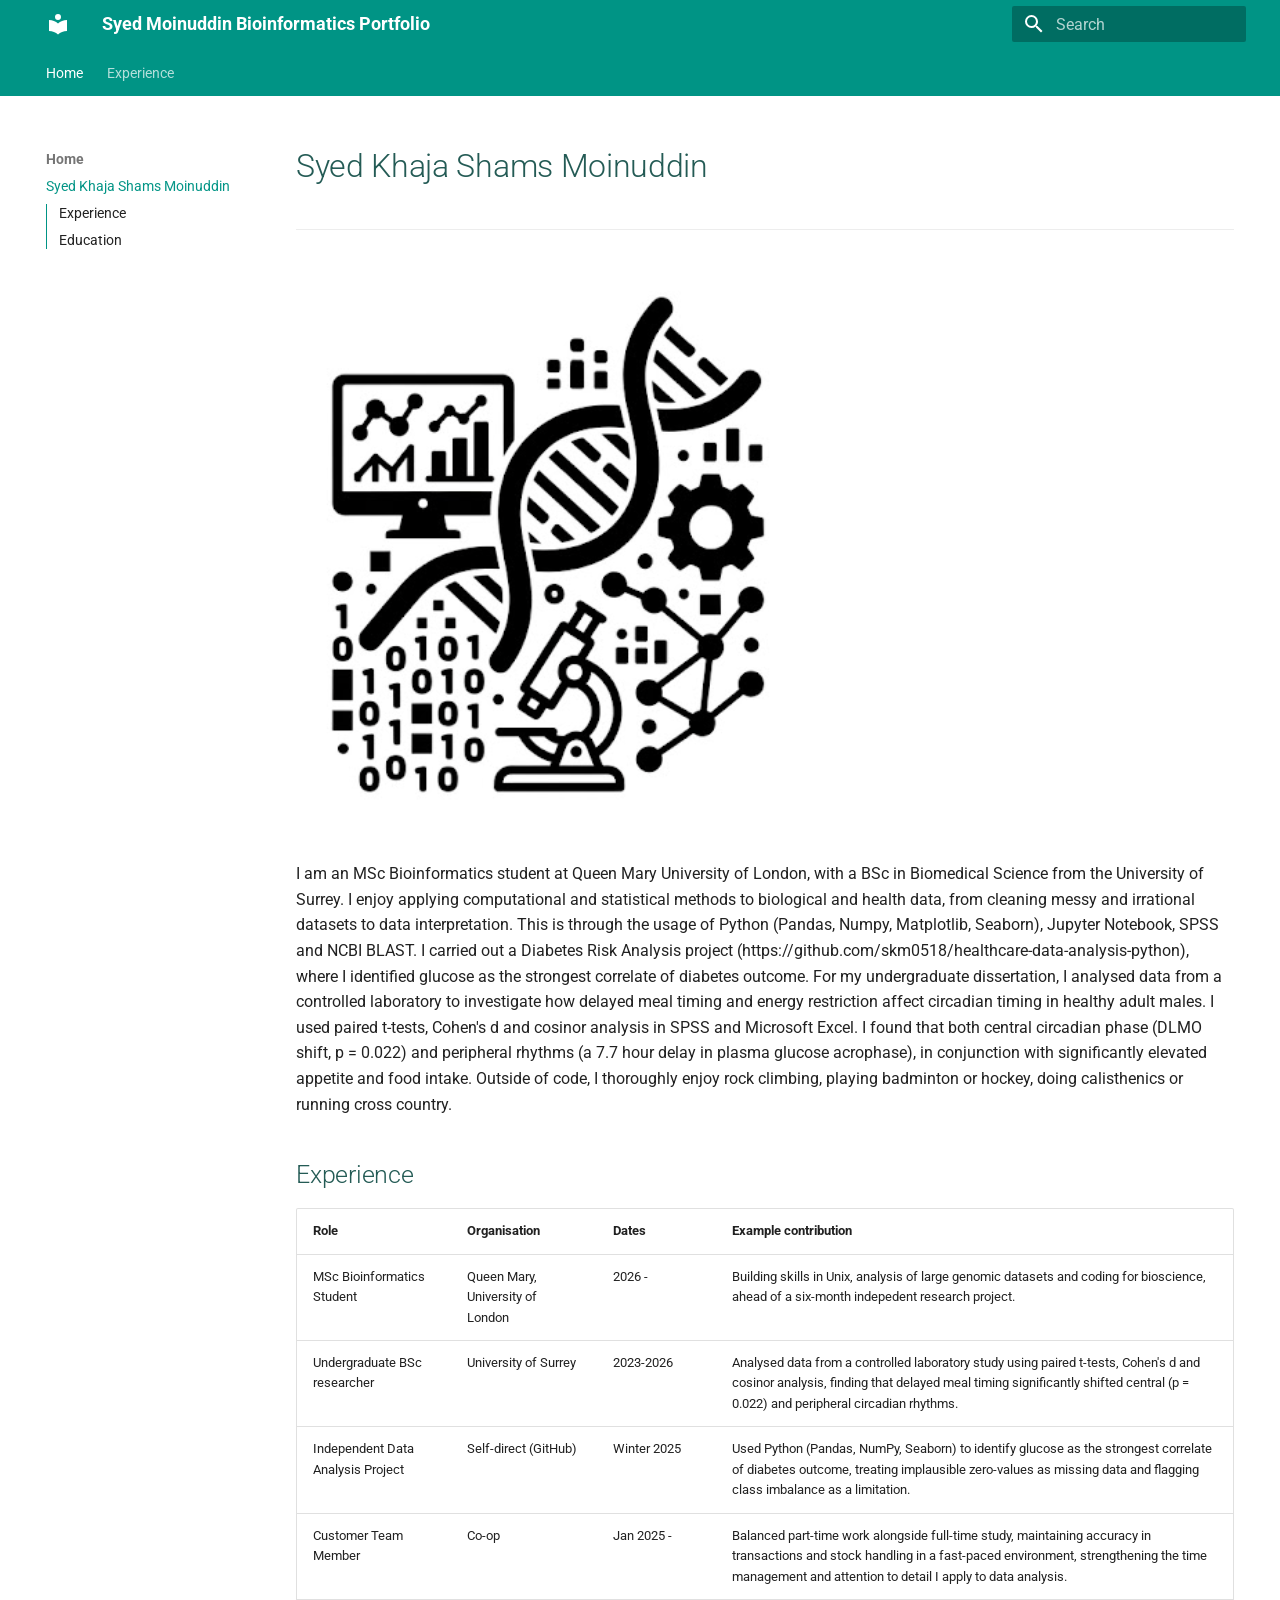
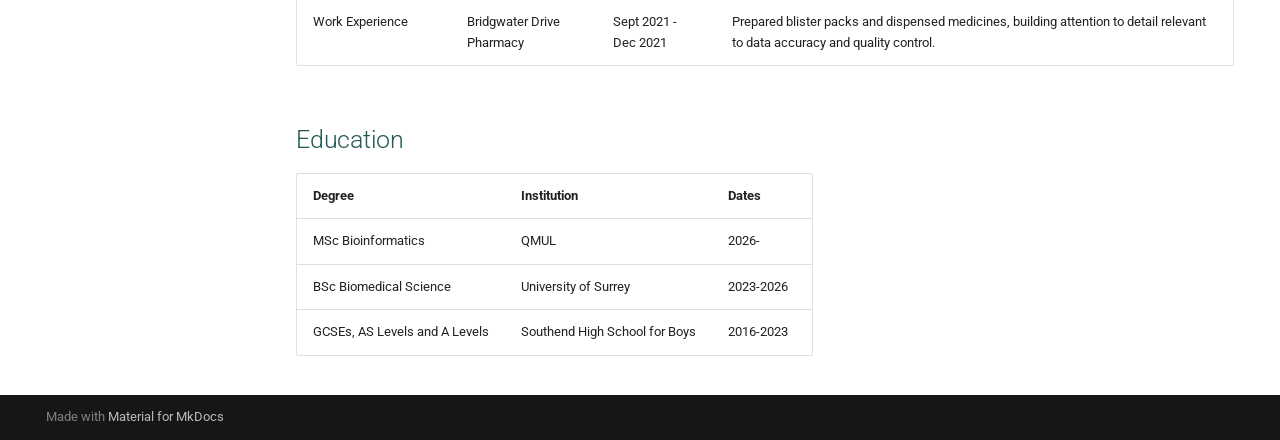
<file: index.html>
<!doctype html>
<html lang="en" class="no-js">
  <head>
    
      <meta charset="utf-8">
      <meta name="viewport" content="width=device-width,initial-scale=1">
      
      
      
      
      
        <link rel="next" href="experience/Unix_and_Genomics/">
      
      
        
      
      
      <link rel="icon" href="assets/images/favicon.png">
      <meta name="generator" content="mkdocs-1.6.1, mkdocs-material-9.7.7">
    
    
      
        <title>Syed Khaja Shams Moinuddin - Syed Moinuddin Bioinformatics Portfolio</title>
      
    
    
      <link rel="stylesheet" href="assets/stylesheets/main.ec1eaa64.min.css">
      
        
        <link rel="stylesheet" href="assets/stylesheets/palette.ab4e12ef.min.css">
      
      


    
    
      
    
    
      
        
        
        <link rel="preconnect" href="https://fonts.gstatic.com" crossorigin>
        <link rel="stylesheet" href="https://fonts.googleapis.com/css?family=Roboto:300,300i,400,400i,700,700i%7CRoboto+Mono:400,400i,700,700i&display=fallback">
        <style>:root{--md-text-font:"Roboto";--md-code-font:"Roboto Mono"}</style>
      
    
    
      <link rel="stylesheet" href="stylesheets/extra.css">
    
    <script>__md_scope=new URL(".",location),__md_hash=e=>[...e].reduce(((e,_)=>(e<<5)-e+_.charCodeAt(0)),0),__md_get=(e,_=localStorage,t=__md_scope)=>JSON.parse(_.getItem(t.pathname+"."+e)),__md_set=(e,_,t=localStorage,a=__md_scope)=>{try{t.setItem(a.pathname+"."+e,JSON.stringify(_))}catch(e){}}</script>
    
      

    
    
  </head>
  
  
    
    
    
    
    
    <body dir="ltr" data-md-color-scheme="default" data-md-color-primary="teal" data-md-color-accent="deep-orange">
  
    
    <input class="md-toggle" data-md-toggle="drawer" type="checkbox" id="__drawer" autocomplete="off">
    <input class="md-toggle" data-md-toggle="search" type="checkbox" id="__search" autocomplete="off">
    <label class="md-overlay" for="__drawer"></label>
    <div data-md-component="skip">
      
        
        <a href="#syed-khaja-shams-moinuddin" class="md-skip">
          Skip to content
        </a>
      
    </div>
    <div data-md-component="announce">
      
    </div>
    
    
      

<header class="md-header" data-md-component="header">
  <nav class="md-header__inner md-grid" aria-label="Header">
    <a href="." title="Syed Moinuddin Bioinformatics Portfolio" class="md-header__button md-logo" aria-label="Syed Moinuddin Bioinformatics Portfolio" data-md-component="logo">
      
  
  <svg xmlns="http://www.w3.org/2000/svg" viewBox="0 0 24 24"><path d="M12 8a3 3 0 0 0 3-3 3 3 0 0 0-3-3 3 3 0 0 0-3 3 3 3 0 0 0 3 3m0 3.54C9.64 9.35 6.5 8 3 8v11c3.5 0 6.64 1.35 9 3.54 2.36-2.19 5.5-3.54 9-3.54V8c-3.5 0-6.64 1.35-9 3.54"/></svg>

    </a>
    <label class="md-header__button md-icon" for="__drawer">
      
      <svg xmlns="http://www.w3.org/2000/svg" viewBox="0 0 24 24"><path d="M3 6h18v2H3zm0 5h18v2H3zm0 5h18v2H3z"/></svg>
    </label>
    <div class="md-header__title" data-md-component="header-title">
      <div class="md-header__ellipsis">
        <div class="md-header__topic">
          <span class="md-ellipsis">
            Syed Moinuddin Bioinformatics Portfolio
          </span>
        </div>
        <div class="md-header__topic" data-md-component="header-topic">
          <span class="md-ellipsis">
            
              Syed Khaja Shams Moinuddin
            
          </span>
        </div>
      </div>
    </div>
    
      
    
    
    
    
      
      
        <label class="md-header__button md-icon" for="__search">
          
          <svg xmlns="http://www.w3.org/2000/svg" viewBox="0 0 24 24"><path d="M9.5 3A6.5 6.5 0 0 1 16 9.5c0 1.61-.59 3.09-1.56 4.23l.27.27h.79l5 5-1.5 1.5-5-5v-.79l-.27-.27A6.52 6.52 0 0 1 9.5 16 6.5 6.5 0 0 1 3 9.5 6.5 6.5 0 0 1 9.5 3m0 2C7 5 5 7 5 9.5S7 14 9.5 14 14 12 14 9.5 12 5 9.5 5"/></svg>
        </label>
        <div class="md-search" data-md-component="search" role="dialog">
  <label class="md-search__overlay" for="__search"></label>
  <div class="md-search__inner" role="search">
    <form class="md-search__form" name="search">
      <input type="text" class="md-search__input" name="query" aria-label="Search" placeholder="Search" autocapitalize="off" autocorrect="off" autocomplete="off" spellcheck="false" data-md-component="search-query" required>
      <label class="md-search__icon md-icon" for="__search">
        
        <svg xmlns="http://www.w3.org/2000/svg" viewBox="0 0 24 24"><path d="M9.5 3A6.5 6.5 0 0 1 16 9.5c0 1.61-.59 3.09-1.56 4.23l.27.27h.79l5 5-1.5 1.5-5-5v-.79l-.27-.27A6.52 6.52 0 0 1 9.5 16 6.5 6.5 0 0 1 3 9.5 6.5 6.5 0 0 1 9.5 3m0 2C7 5 5 7 5 9.5S7 14 9.5 14 14 12 14 9.5 12 5 9.5 5"/></svg>
        
        <svg xmlns="http://www.w3.org/2000/svg" viewBox="0 0 24 24"><path d="M20 11v2H8l5.5 5.5-1.42 1.42L4.16 12l7.92-7.92L13.5 5.5 8 11z"/></svg>
      </label>
      <nav class="md-search__options" aria-label="Search">
        
        <button type="reset" class="md-search__icon md-icon" title="Clear" aria-label="Clear" tabindex="-1">
          
          <svg xmlns="http://www.w3.org/2000/svg" viewBox="0 0 24 24"><path d="M19 6.41 17.59 5 12 10.59 6.41 5 5 6.41 10.59 12 5 17.59 6.41 19 12 13.41 17.59 19 19 17.59 13.41 12z"/></svg>
        </button>
      </nav>
      
    </form>
    <div class="md-search__output">
      <div class="md-search__scrollwrap" tabindex="0" data-md-scrollfix>
        <div class="md-search-result" data-md-component="search-result">
          <div class="md-search-result__meta">
            Initializing search
          </div>
          <ol class="md-search-result__list" role="presentation"></ol>
        </div>
      </div>
    </div>
  </div>
</div>
      
    
    
  </nav>
  
</header>
    
    <div class="md-container" data-md-component="container">
      
      
        
          
            
<nav class="md-tabs" aria-label="Tabs" data-md-component="tabs">
  <div class="md-grid">
    <ul class="md-tabs__list">
      
        
  
  
  
    
  
  
    
    
      <li class="md-tabs__item md-tabs__item--active">
        <a href="." class="md-tabs__link">
          
  
  
  Home

        </a>
      </li>
    
  

      
        
  
  
  
  
    
    
      <li class="md-tabs__item">
        <a href="experience/Unix_and_Genomics/" class="md-tabs__link">
          
  
  
  Experience

        </a>
      </li>
    
  

      
    </ul>
  </div>
</nav>
          
        
      
      <main class="md-main" data-md-component="main">
        <div class="md-main__inner md-grid">
          
            
              
              <div class="md-sidebar md-sidebar--primary" data-md-component="sidebar" data-md-type="navigation" >
                <div class="md-sidebar__scrollwrap">
                  <div class="md-sidebar__inner">
                    


  


  

<nav class="md-nav md-nav--primary md-nav--lifted md-nav--integrated" aria-label="Navigation" data-md-level="0">
  <label class="md-nav__title" for="__drawer">
    <a href="." title="Syed Moinuddin Bioinformatics Portfolio" class="md-nav__button md-logo" aria-label="Syed Moinuddin Bioinformatics Portfolio" data-md-component="logo">
      
  
  <svg xmlns="http://www.w3.org/2000/svg" viewBox="0 0 24 24"><path d="M12 8a3 3 0 0 0 3-3 3 3 0 0 0-3-3 3 3 0 0 0-3 3 3 3 0 0 0 3 3m0 3.54C9.64 9.35 6.5 8 3 8v11c3.5 0 6.64 1.35 9 3.54 2.36-2.19 5.5-3.54 9-3.54V8c-3.5 0-6.64 1.35-9 3.54"/></svg>

    </a>
    Syed Moinuddin Bioinformatics Portfolio
  </label>
  
  <ul class="md-nav__list" data-md-scrollfix>
    
      
      
  
  
    
  
  
  
    
    
    
    
      
        
        
      
      
    
    
    <li class="md-nav__item md-nav__item--active md-nav__item--section md-nav__item--nested">
      
        
        
        <input class="md-nav__toggle md-toggle " type="checkbox" id="__nav_1" checked>
        
          
          <label class="md-nav__link" for="__nav_1" id="__nav_1_label" tabindex="">
            
  
  
  <span class="md-ellipsis">
    
  
    Home
  

    
  </span>
  
  

            <span class="md-nav__icon md-icon"></span>
          </label>
        
        <nav class="md-nav" data-md-level="1" aria-labelledby="__nav_1_label" aria-expanded="true">
          <label class="md-nav__title" for="__nav_1">
            <span class="md-nav__icon md-icon"></span>
            
  
    Home
  

          </label>
          <ul class="md-nav__list" data-md-scrollfix>
            
              
                
  
  
    
  
  
  
    <li class="md-nav__item md-nav__item--active">
      
      <input class="md-nav__toggle md-toggle" type="checkbox" id="__toc">
      
      
        
      
      
        <label class="md-nav__link md-nav__link--active" for="__toc">
          
  
  
  <span class="md-ellipsis">
    
  
    Syed Khaja Shams Moinuddin
  

    
  </span>
  
  

          <span class="md-nav__icon md-icon"></span>
        </label>
      
      <a href="." class="md-nav__link md-nav__link--active">
        
  
  
  <span class="md-ellipsis">
    
  
    Syed Khaja Shams Moinuddin
  

    
  </span>
  
  

      </a>
      
        

<nav class="md-nav md-nav--secondary" aria-label="Table of contents">
  
  
  
    
  
  
    <label class="md-nav__title" for="__toc">
      <span class="md-nav__icon md-icon"></span>
      Table of contents
    </label>
    <ul class="md-nav__list" data-md-component="toc" data-md-scrollfix>
      
        <li class="md-nav__item">
  <a href="#experience" class="md-nav__link">
    <span class="md-ellipsis">
      
        Experience
      
    </span>
  </a>
  
</li>
      
        <li class="md-nav__item">
  <a href="#education" class="md-nav__link">
    <span class="md-ellipsis">
      
        Education
      
    </span>
  </a>
  
</li>
      
    </ul>
  
</nav>
      
    </li>
  

              
            
          </ul>
        </nav>
      
    </li>
  

    
      
      
  
  
  
  
    
    
    
    
      
      
    
    
    <li class="md-nav__item md-nav__item--nested">
      
        
        
        <input class="md-nav__toggle md-toggle " type="checkbox" id="__nav_2" >
        
          
          <label class="md-nav__link" for="__nav_2" id="__nav_2_label" tabindex="0">
            
  
  
  <span class="md-ellipsis">
    
  
    Experience
  

    
  </span>
  
  

            <span class="md-nav__icon md-icon"></span>
          </label>
        
        <nav class="md-nav" data-md-level="1" aria-labelledby="__nav_2_label" aria-expanded="false">
          <label class="md-nav__title" for="__nav_2">
            <span class="md-nav__icon md-icon"></span>
            
  
    Experience
  

          </label>
          <ul class="md-nav__list" data-md-scrollfix>
            
              
                
  
  
  
  
    <li class="md-nav__item">
      <a href="experience/Unix_and_Genomics/" class="md-nav__link">
        
  
  
  <span class="md-ellipsis">
    
  
    Unix & Genomics
  

    
  </span>
  
  

      </a>
    </li>
  

              
            
          </ul>
        </nav>
      
    </li>
  

    
  </ul>
</nav>
                  </div>
                </div>
              </div>
            
            
          
          
            <div class="md-content" data-md-component="content">
              
              <article class="md-content__inner md-typeset">
                
                  



<h1 id="syed-khaja-shams-moinuddin">Syed Khaja Shams Moinuddin</h1>
<hr />
<p><img alt="Placeholder portrait" src="img/Placeholder.png" /></p>
<p>I am an MSc Bioinformatics student at Queen Mary University of London, with a BSc in Biomedical Science from the University of Surrey. I enjoy applying computational and statistical methods to biological and health data, from cleaning messy and irrational datasets to data interpretation. This is through the usage of Python (Pandas, Numpy, Matplotlib, Seaborn), Jupyter Notebook, SPSS and NCBI BLAST. I carried out a Diabetes Risk Analysis project (https://github.com/skm0518/healthcare-data-analysis-python), where I identified glucose as the strongest correlate of diabetes outcome.  For my undergraduate dissertation, I analysed data from a controlled laboratory to investigate how delayed meal timing and energy restriction affect circadian timing in healthy adult males. I used paired t-tests, Cohen's d and cosinor analysis in SPSS and Microsoft Excel. I found that both central circadian phase (DLMO shift, p = 0.022) and peripheral rhythms (a 7.7 hour delay in plasma glucose acrophase), in conjunction with significantly elevated appetite and food intake. Outside of code, I thoroughly enjoy rock climbing, playing badminton or hockey, doing calisthenics or running cross country.   </p>
<h2 id="experience">Experience</h2>
<table>
<thead>
<tr>
<th>Role</th>
<th>Organisation</th>
<th>Dates</th>
<th>Example contribution</th>
</tr>
</thead>
<tbody>
<tr>
<td>MSc Bioinformatics Student</td>
<td>Queen Mary, University of London</td>
<td>2026 -</td>
<td>Building skills in Unix, analysis of large genomic datasets and coding for bioscience, ahead of a six-month indepedent research project.</td>
</tr>
<tr>
<td>Undergraduate BSc researcher</td>
<td>University of Surrey</td>
<td>2023-2026</td>
<td>Analysed data from a controlled laboratory study using paired t-tests, Cohen's d and cosinor analysis, finding that delayed meal timing significantly shifted central (p = 0.022) and peripheral circadian rhythms.</td>
</tr>
<tr>
<td>Independent Data Analysis Project</td>
<td>Self-direct (GitHub)</td>
<td>Winter 2025</td>
<td>Used Python (Pandas, NumPy, Seaborn) to identify glucose as the strongest correlate of diabetes outcome, treating implausible zero-values as missing data and flagging class imbalance as a limitation.</td>
</tr>
<tr>
<td>Customer Team Member</td>
<td>Co-op</td>
<td>Jan 2025 -</td>
<td>Balanced part-time work alongside full-time study, maintaining accuracy in transactions and stock handling in a fast-paced environment, strengthening the time management and attention to detail I apply to data analysis.</td>
</tr>
<tr>
<td>Work Experience</td>
<td>Bridgwater Drive Pharmacy</td>
<td>Sept 2021 - Dec 2021</td>
<td>Prepared blister packs and dispensed medicines, building attention to detail relevant to data accuracy and quality control.</td>
</tr>
</tbody>
</table>
<h2 id="education">Education</h2>
<table>
<thead>
<tr>
<th>Degree</th>
<th>Institution</th>
<th>Dates</th>
</tr>
</thead>
<tbody>
<tr>
<td>MSc Bioinformatics</td>
<td>QMUL</td>
<td>2026-</td>
</tr>
<tr>
<td>BSc Biomedical Science</td>
<td>University of Surrey</td>
<td>2023-2026</td>
</tr>
<tr>
<td>GCSEs, AS Levels and A Levels</td>
<td>Southend High School for Boys</td>
<td>2016-2023</td>
</tr>
</tbody>
</table>












                
              </article>
            </div>
          
          
<script>var target=document.getElementById(location.hash.slice(1));target&&target.name&&(target.checked=target.name.startsWith("__tabbed_"))</script>
        </div>
        
      </main>
      
        <footer class="md-footer">
  
  <div class="md-footer-meta md-typeset">
    <div class="md-footer-meta__inner md-grid">
      <div class="md-copyright">
  
  
    Made with
    <a href="https://squidfunk.github.io/mkdocs-material/" target="_blank" rel="noopener">
      Material for MkDocs
    </a>
  
</div>
      
    </div>
  </div>
</footer>
      
    </div>
    <div class="md-dialog" data-md-component="dialog">
      <div class="md-dialog__inner md-typeset"></div>
    </div>
    
    
    
      
      
      <script id="__config" type="application/json">{"annotate": null, "base": ".", "features": ["content.tooltips", "navigation.instant", "navigation.tabs", "toc.integrate"], "search": "assets/javascripts/workers/search.2c215733.min.js", "tags": null, "translations": {"clipboard.copied": "Copied to clipboard", "clipboard.copy": "Copy to clipboard", "search.result.more.one": "1 more on this page", "search.result.more.other": "# more on this page", "search.result.none": "No matching documents", "search.result.one": "1 matching document", "search.result.other": "# matching documents", "search.result.placeholder": "Type to start searching", "search.result.term.missing": "Missing", "select.version": "Select version"}, "version": null}</script>
    
    
      <script src="assets/javascripts/bundle.d7400e89.min.js"></script>
      
    
  </body>
</html>
</file>
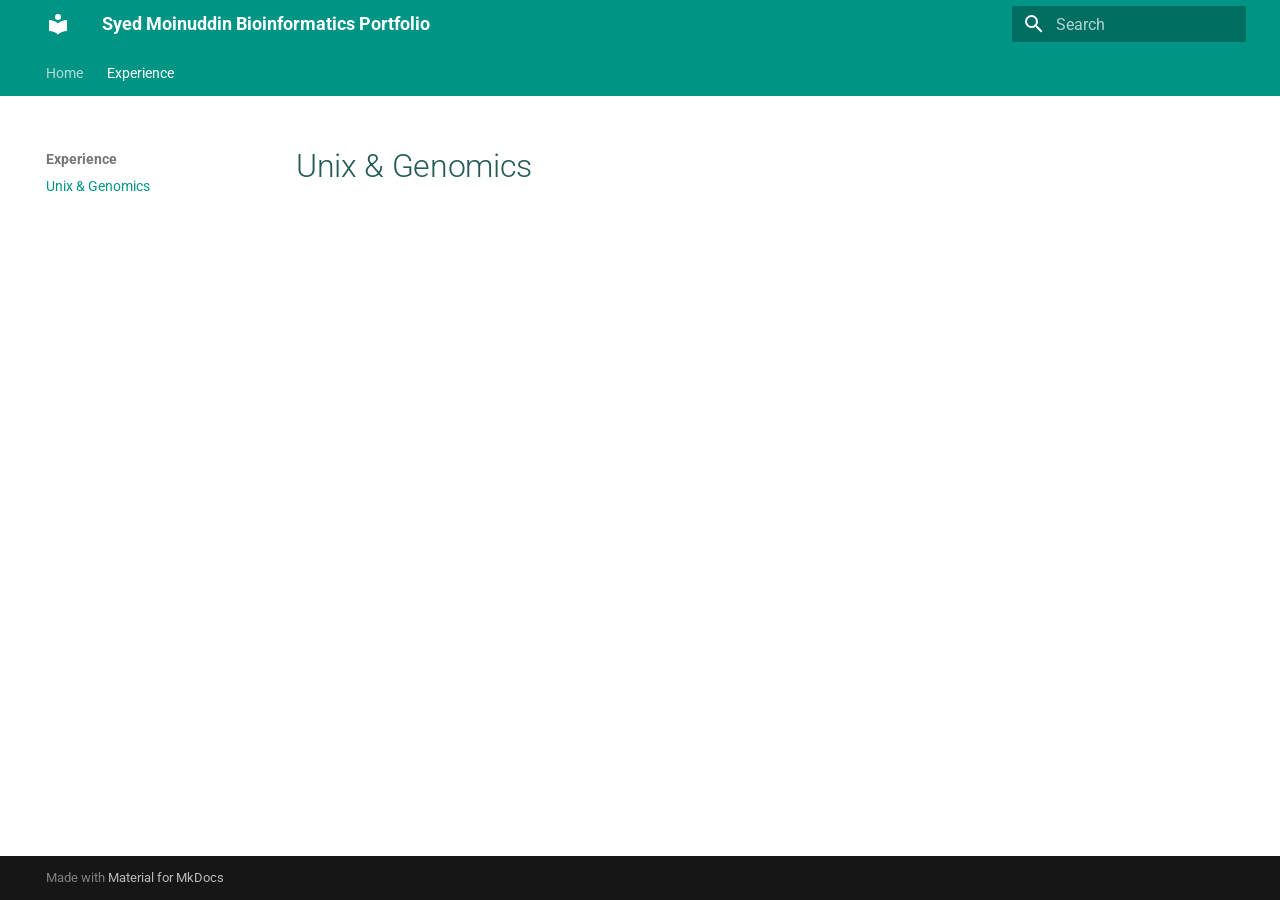
<file: experience/Unix_and_Genomics/index.html>
<!doctype html>
<html lang="en" class="no-js">
  <head>
    
      <meta charset="utf-8">
      <meta name="viewport" content="width=device-width,initial-scale=1">
      
      
      
      
        <link rel="prev" href="../..">
      
      
      
        
      
      
      <link rel="icon" href="../../assets/images/favicon.png">
      <meta name="generator" content="mkdocs-1.6.1, mkdocs-material-9.7.7">
    
    
      
        <title>Unix & Genomics - Syed Moinuddin Bioinformatics Portfolio</title>
      
    
    
      <link rel="stylesheet" href="../../assets/stylesheets/main.ec1eaa64.min.css">
      
        
        <link rel="stylesheet" href="../../assets/stylesheets/palette.ab4e12ef.min.css">
      
      


    
    
      
    
    
      
        
        
        <link rel="preconnect" href="https://fonts.gstatic.com" crossorigin>
        <link rel="stylesheet" href="https://fonts.googleapis.com/css?family=Roboto:300,300i,400,400i,700,700i%7CRoboto+Mono:400,400i,700,700i&display=fallback">
        <style>:root{--md-text-font:"Roboto";--md-code-font:"Roboto Mono"}</style>
      
    
    
      <link rel="stylesheet" href="../../stylesheets/extra.css">
    
    <script>__md_scope=new URL("../..",location),__md_hash=e=>[...e].reduce(((e,_)=>(e<<5)-e+_.charCodeAt(0)),0),__md_get=(e,_=localStorage,t=__md_scope)=>JSON.parse(_.getItem(t.pathname+"."+e)),__md_set=(e,_,t=localStorage,a=__md_scope)=>{try{t.setItem(a.pathname+"."+e,JSON.stringify(_))}catch(e){}}</script>
    
      

    
    
  </head>
  
  
    
    
    
    
    
    <body dir="ltr" data-md-color-scheme="default" data-md-color-primary="teal" data-md-color-accent="deep-orange">
  
    
    <input class="md-toggle" data-md-toggle="drawer" type="checkbox" id="__drawer" autocomplete="off">
    <input class="md-toggle" data-md-toggle="search" type="checkbox" id="__search" autocomplete="off">
    <label class="md-overlay" for="__drawer"></label>
    <div data-md-component="skip">
      
        
        <a href="#unix-genomics" class="md-skip">
          Skip to content
        </a>
      
    </div>
    <div data-md-component="announce">
      
    </div>
    
    
      

<header class="md-header" data-md-component="header">
  <nav class="md-header__inner md-grid" aria-label="Header">
    <a href="../.." title="Syed Moinuddin Bioinformatics Portfolio" class="md-header__button md-logo" aria-label="Syed Moinuddin Bioinformatics Portfolio" data-md-component="logo">
      
  
  <svg xmlns="http://www.w3.org/2000/svg" viewBox="0 0 24 24"><path d="M12 8a3 3 0 0 0 3-3 3 3 0 0 0-3-3 3 3 0 0 0-3 3 3 3 0 0 0 3 3m0 3.54C9.64 9.35 6.5 8 3 8v11c3.5 0 6.64 1.35 9 3.54 2.36-2.19 5.5-3.54 9-3.54V8c-3.5 0-6.64 1.35-9 3.54"/></svg>

    </a>
    <label class="md-header__button md-icon" for="__drawer">
      
      <svg xmlns="http://www.w3.org/2000/svg" viewBox="0 0 24 24"><path d="M3 6h18v2H3zm0 5h18v2H3zm0 5h18v2H3z"/></svg>
    </label>
    <div class="md-header__title" data-md-component="header-title">
      <div class="md-header__ellipsis">
        <div class="md-header__topic">
          <span class="md-ellipsis">
            Syed Moinuddin Bioinformatics Portfolio
          </span>
        </div>
        <div class="md-header__topic" data-md-component="header-topic">
          <span class="md-ellipsis">
            
              Unix & Genomics
            
          </span>
        </div>
      </div>
    </div>
    
      
    
    
    
    
      
      
        <label class="md-header__button md-icon" for="__search">
          
          <svg xmlns="http://www.w3.org/2000/svg" viewBox="0 0 24 24"><path d="M9.5 3A6.5 6.5 0 0 1 16 9.5c0 1.61-.59 3.09-1.56 4.23l.27.27h.79l5 5-1.5 1.5-5-5v-.79l-.27-.27A6.52 6.52 0 0 1 9.5 16 6.5 6.5 0 0 1 3 9.5 6.5 6.5 0 0 1 9.5 3m0 2C7 5 5 7 5 9.5S7 14 9.5 14 14 12 14 9.5 12 5 9.5 5"/></svg>
        </label>
        <div class="md-search" data-md-component="search" role="dialog">
  <label class="md-search__overlay" for="__search"></label>
  <div class="md-search__inner" role="search">
    <form class="md-search__form" name="search">
      <input type="text" class="md-search__input" name="query" aria-label="Search" placeholder="Search" autocapitalize="off" autocorrect="off" autocomplete="off" spellcheck="false" data-md-component="search-query" required>
      <label class="md-search__icon md-icon" for="__search">
        
        <svg xmlns="http://www.w3.org/2000/svg" viewBox="0 0 24 24"><path d="M9.5 3A6.5 6.5 0 0 1 16 9.5c0 1.61-.59 3.09-1.56 4.23l.27.27h.79l5 5-1.5 1.5-5-5v-.79l-.27-.27A6.52 6.52 0 0 1 9.5 16 6.5 6.5 0 0 1 3 9.5 6.5 6.5 0 0 1 9.5 3m0 2C7 5 5 7 5 9.5S7 14 9.5 14 14 12 14 9.5 12 5 9.5 5"/></svg>
        
        <svg xmlns="http://www.w3.org/2000/svg" viewBox="0 0 24 24"><path d="M20 11v2H8l5.5 5.5-1.42 1.42L4.16 12l7.92-7.92L13.5 5.5 8 11z"/></svg>
      </label>
      <nav class="md-search__options" aria-label="Search">
        
        <button type="reset" class="md-search__icon md-icon" title="Clear" aria-label="Clear" tabindex="-1">
          
          <svg xmlns="http://www.w3.org/2000/svg" viewBox="0 0 24 24"><path d="M19 6.41 17.59 5 12 10.59 6.41 5 5 6.41 10.59 12 5 17.59 6.41 19 12 13.41 17.59 19 19 17.59 13.41 12z"/></svg>
        </button>
      </nav>
      
    </form>
    <div class="md-search__output">
      <div class="md-search__scrollwrap" tabindex="0" data-md-scrollfix>
        <div class="md-search-result" data-md-component="search-result">
          <div class="md-search-result__meta">
            Initializing search
          </div>
          <ol class="md-search-result__list" role="presentation"></ol>
        </div>
      </div>
    </div>
  </div>
</div>
      
    
    
  </nav>
  
</header>
    
    <div class="md-container" data-md-component="container">
      
      
        
          
            
<nav class="md-tabs" aria-label="Tabs" data-md-component="tabs">
  <div class="md-grid">
    <ul class="md-tabs__list">
      
        
  
  
  
  
    
    
      <li class="md-tabs__item">
        <a href="../.." class="md-tabs__link">
          
  
  
  Home

        </a>
      </li>
    
  

      
        
  
  
  
    
  
  
    
    
      <li class="md-tabs__item md-tabs__item--active">
        <a href="./" class="md-tabs__link">
          
  
  
  Experience

        </a>
      </li>
    
  

      
    </ul>
  </div>
</nav>
          
        
      
      <main class="md-main" data-md-component="main">
        <div class="md-main__inner md-grid">
          
            
              
              <div class="md-sidebar md-sidebar--primary" data-md-component="sidebar" data-md-type="navigation" >
                <div class="md-sidebar__scrollwrap">
                  <div class="md-sidebar__inner">
                    


  


  

<nav class="md-nav md-nav--primary md-nav--lifted md-nav--integrated" aria-label="Navigation" data-md-level="0">
  <label class="md-nav__title" for="__drawer">
    <a href="../.." title="Syed Moinuddin Bioinformatics Portfolio" class="md-nav__button md-logo" aria-label="Syed Moinuddin Bioinformatics Portfolio" data-md-component="logo">
      
  
  <svg xmlns="http://www.w3.org/2000/svg" viewBox="0 0 24 24"><path d="M12 8a3 3 0 0 0 3-3 3 3 0 0 0-3-3 3 3 0 0 0-3 3 3 3 0 0 0 3 3m0 3.54C9.64 9.35 6.5 8 3 8v11c3.5 0 6.64 1.35 9 3.54 2.36-2.19 5.5-3.54 9-3.54V8c-3.5 0-6.64 1.35-9 3.54"/></svg>

    </a>
    Syed Moinuddin Bioinformatics Portfolio
  </label>
  
  <ul class="md-nav__list" data-md-scrollfix>
    
      
      
  
  
  
  
    
    
    
    
      
      
    
    
    <li class="md-nav__item md-nav__item--nested">
      
        
        
        <input class="md-nav__toggle md-toggle " type="checkbox" id="__nav_1" >
        
          
          <label class="md-nav__link" for="__nav_1" id="__nav_1_label" tabindex="0">
            
  
  
  <span class="md-ellipsis">
    
  
    Home
  

    
  </span>
  
  

            <span class="md-nav__icon md-icon"></span>
          </label>
        
        <nav class="md-nav" data-md-level="1" aria-labelledby="__nav_1_label" aria-expanded="false">
          <label class="md-nav__title" for="__nav_1">
            <span class="md-nav__icon md-icon"></span>
            
  
    Home
  

          </label>
          <ul class="md-nav__list" data-md-scrollfix>
            
              
                
  
  
  
  
    <li class="md-nav__item">
      <a href="../.." class="md-nav__link">
        
  
  
  <span class="md-ellipsis">
    
  
    Syed Khaja Shams Moinuddin
  

    
  </span>
  
  

      </a>
    </li>
  

              
            
          </ul>
        </nav>
      
    </li>
  

    
      
      
  
  
    
  
  
  
    
    
    
    
      
        
        
      
      
    
    
    <li class="md-nav__item md-nav__item--active md-nav__item--section md-nav__item--nested">
      
        
        
        <input class="md-nav__toggle md-toggle " type="checkbox" id="__nav_2" checked>
        
          
          <label class="md-nav__link" for="__nav_2" id="__nav_2_label" tabindex="">
            
  
  
  <span class="md-ellipsis">
    
  
    Experience
  

    
  </span>
  
  

            <span class="md-nav__icon md-icon"></span>
          </label>
        
        <nav class="md-nav" data-md-level="1" aria-labelledby="__nav_2_label" aria-expanded="true">
          <label class="md-nav__title" for="__nav_2">
            <span class="md-nav__icon md-icon"></span>
            
  
    Experience
  

          </label>
          <ul class="md-nav__list" data-md-scrollfix>
            
              
                
  
  
    
  
  
  
    <li class="md-nav__item md-nav__item--active">
      
      <input class="md-nav__toggle md-toggle" type="checkbox" id="__toc">
      
      
        
      
      
      <a href="./" class="md-nav__link md-nav__link--active">
        
  
  
  <span class="md-ellipsis">
    
  
    Unix & Genomics
  

    
  </span>
  
  

      </a>
      
    </li>
  

              
            
          </ul>
        </nav>
      
    </li>
  

    
  </ul>
</nav>
                  </div>
                </div>
              </div>
            
            
          
          
            <div class="md-content" data-md-component="content">
              
              <article class="md-content__inner md-typeset">
                
                  



<h1 id="unix-genomics">Unix &amp; Genomics</h1>












                
              </article>
            </div>
          
          
<script>var target=document.getElementById(location.hash.slice(1));target&&target.name&&(target.checked=target.name.startsWith("__tabbed_"))</script>
        </div>
        
      </main>
      
        <footer class="md-footer">
  
  <div class="md-footer-meta md-typeset">
    <div class="md-footer-meta__inner md-grid">
      <div class="md-copyright">
  
  
    Made with
    <a href="https://squidfunk.github.io/mkdocs-material/" target="_blank" rel="noopener">
      Material for MkDocs
    </a>
  
</div>
      
    </div>
  </div>
</footer>
      
    </div>
    <div class="md-dialog" data-md-component="dialog">
      <div class="md-dialog__inner md-typeset"></div>
    </div>
    
    
    
      
      
      <script id="__config" type="application/json">{"annotate": null, "base": "../..", "features": ["content.tooltips", "navigation.instant", "navigation.tabs", "toc.integrate"], "search": "../../assets/javascripts/workers/search.2c215733.min.js", "tags": null, "translations": {"clipboard.copied": "Copied to clipboard", "clipboard.copy": "Copy to clipboard", "search.result.more.one": "1 more on this page", "search.result.more.other": "# more on this page", "search.result.none": "No matching documents", "search.result.one": "1 matching document", "search.result.other": "# matching documents", "search.result.placeholder": "Type to start searching", "search.result.term.missing": "Missing", "select.version": "Select version"}, "version": null}</script>
    
    
      <script src="../../assets/javascripts/bundle.d7400e89.min.js"></script>
      
    
  </body>
</html>
</file>
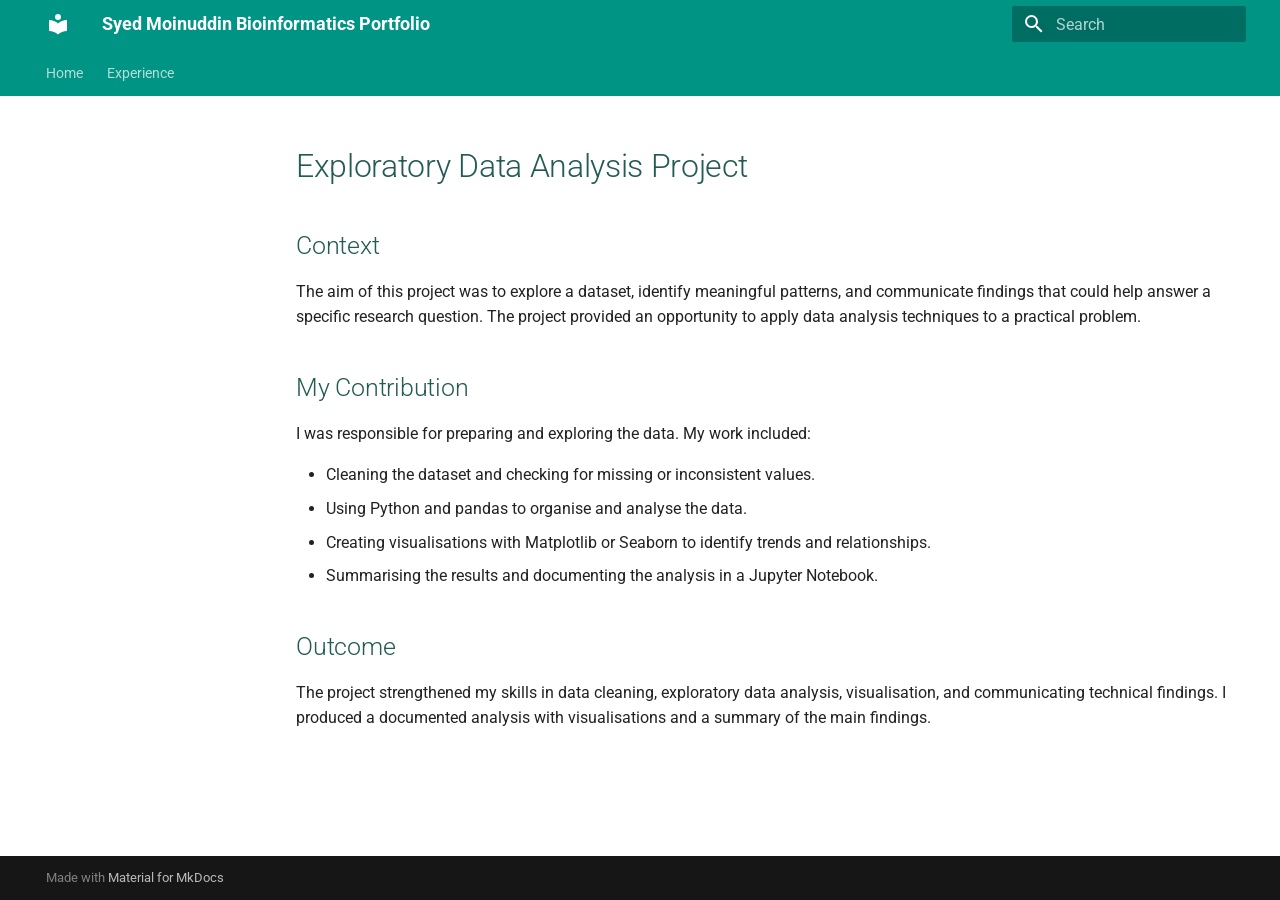
<file: experience/Your_Experience/index.html>
<!doctype html>
<html lang="en" class="no-js">
  <head>
    
      <meta charset="utf-8">
      <meta name="viewport" content="width=device-width,initial-scale=1">
      
      
      
      
      
      
        
      
      
      <link rel="icon" href="../../assets/images/favicon.png">
      <meta name="generator" content="mkdocs-1.6.1, mkdocs-material-9.7.7">
    
    
      
        <title>Exploratory Data Analysis Project - Syed Moinuddin Bioinformatics Portfolio</title>
      
    
    
      <link rel="stylesheet" href="../../assets/stylesheets/main.ec1eaa64.min.css">
      
        
        <link rel="stylesheet" href="../../assets/stylesheets/palette.ab4e12ef.min.css">
      
      


    
    
      
    
    
      
        
        
        <link rel="preconnect" href="https://fonts.gstatic.com" crossorigin>
        <link rel="stylesheet" href="https://fonts.googleapis.com/css?family=Roboto:300,300i,400,400i,700,700i%7CRoboto+Mono:400,400i,700,700i&display=fallback">
        <style>:root{--md-text-font:"Roboto";--md-code-font:"Roboto Mono"}</style>
      
    
    
      <link rel="stylesheet" href="../../stylesheets/extra.css">
    
    <script>__md_scope=new URL("../..",location),__md_hash=e=>[...e].reduce(((e,_)=>(e<<5)-e+_.charCodeAt(0)),0),__md_get=(e,_=localStorage,t=__md_scope)=>JSON.parse(_.getItem(t.pathname+"."+e)),__md_set=(e,_,t=localStorage,a=__md_scope)=>{try{t.setItem(a.pathname+"."+e,JSON.stringify(_))}catch(e){}}</script>
    
      

    
    
  </head>
  
  
    
    
    
    
    
    <body dir="ltr" data-md-color-scheme="default" data-md-color-primary="teal" data-md-color-accent="deep-orange">
  
    
    <input class="md-toggle" data-md-toggle="drawer" type="checkbox" id="__drawer" autocomplete="off">
    <input class="md-toggle" data-md-toggle="search" type="checkbox" id="__search" autocomplete="off">
    <label class="md-overlay" for="__drawer"></label>
    <div data-md-component="skip">
      
        
        <a href="#exploratory-data-analysis-project" class="md-skip">
          Skip to content
        </a>
      
    </div>
    <div data-md-component="announce">
      
    </div>
    
    
      

<header class="md-header" data-md-component="header">
  <nav class="md-header__inner md-grid" aria-label="Header">
    <a href="../.." title="Syed Moinuddin Bioinformatics Portfolio" class="md-header__button md-logo" aria-label="Syed Moinuddin Bioinformatics Portfolio" data-md-component="logo">
      
  
  <svg xmlns="http://www.w3.org/2000/svg" viewBox="0 0 24 24"><path d="M12 8a3 3 0 0 0 3-3 3 3 0 0 0-3-3 3 3 0 0 0-3 3 3 3 0 0 0 3 3m0 3.54C9.64 9.35 6.5 8 3 8v11c3.5 0 6.64 1.35 9 3.54 2.36-2.19 5.5-3.54 9-3.54V8c-3.5 0-6.64 1.35-9 3.54"/></svg>

    </a>
    <label class="md-header__button md-icon" for="__drawer">
      
      <svg xmlns="http://www.w3.org/2000/svg" viewBox="0 0 24 24"><path d="M3 6h18v2H3zm0 5h18v2H3zm0 5h18v2H3z"/></svg>
    </label>
    <div class="md-header__title" data-md-component="header-title">
      <div class="md-header__ellipsis">
        <div class="md-header__topic">
          <span class="md-ellipsis">
            Syed Moinuddin Bioinformatics Portfolio
          </span>
        </div>
        <div class="md-header__topic" data-md-component="header-topic">
          <span class="md-ellipsis">
            
              Exploratory Data Analysis Project
            
          </span>
        </div>
      </div>
    </div>
    
      
    
    
    
    
      
      
        <label class="md-header__button md-icon" for="__search">
          
          <svg xmlns="http://www.w3.org/2000/svg" viewBox="0 0 24 24"><path d="M9.5 3A6.5 6.5 0 0 1 16 9.5c0 1.61-.59 3.09-1.56 4.23l.27.27h.79l5 5-1.5 1.5-5-5v-.79l-.27-.27A6.52 6.52 0 0 1 9.5 16 6.5 6.5 0 0 1 3 9.5 6.5 6.5 0 0 1 9.5 3m0 2C7 5 5 7 5 9.5S7 14 9.5 14 14 12 14 9.5 12 5 9.5 5"/></svg>
        </label>
        <div class="md-search" data-md-component="search" role="dialog">
  <label class="md-search__overlay" for="__search"></label>
  <div class="md-search__inner" role="search">
    <form class="md-search__form" name="search">
      <input type="text" class="md-search__input" name="query" aria-label="Search" placeholder="Search" autocapitalize="off" autocorrect="off" autocomplete="off" spellcheck="false" data-md-component="search-query" required>
      <label class="md-search__icon md-icon" for="__search">
        
        <svg xmlns="http://www.w3.org/2000/svg" viewBox="0 0 24 24"><path d="M9.5 3A6.5 6.5 0 0 1 16 9.5c0 1.61-.59 3.09-1.56 4.23l.27.27h.79l5 5-1.5 1.5-5-5v-.79l-.27-.27A6.52 6.52 0 0 1 9.5 16 6.5 6.5 0 0 1 3 9.5 6.5 6.5 0 0 1 9.5 3m0 2C7 5 5 7 5 9.5S7 14 9.5 14 14 12 14 9.5 12 5 9.5 5"/></svg>
        
        <svg xmlns="http://www.w3.org/2000/svg" viewBox="0 0 24 24"><path d="M20 11v2H8l5.5 5.5-1.42 1.42L4.16 12l7.92-7.92L13.5 5.5 8 11z"/></svg>
      </label>
      <nav class="md-search__options" aria-label="Search">
        
        <button type="reset" class="md-search__icon md-icon" title="Clear" aria-label="Clear" tabindex="-1">
          
          <svg xmlns="http://www.w3.org/2000/svg" viewBox="0 0 24 24"><path d="M19 6.41 17.59 5 12 10.59 6.41 5 5 6.41 10.59 12 5 17.59 6.41 19 12 13.41 17.59 19 19 17.59 13.41 12z"/></svg>
        </button>
      </nav>
      
    </form>
    <div class="md-search__output">
      <div class="md-search__scrollwrap" tabindex="0" data-md-scrollfix>
        <div class="md-search-result" data-md-component="search-result">
          <div class="md-search-result__meta">
            Initializing search
          </div>
          <ol class="md-search-result__list" role="presentation"></ol>
        </div>
      </div>
    </div>
  </div>
</div>
      
    
    
  </nav>
  
</header>
    
    <div class="md-container" data-md-component="container">
      
      
        
          
            
<nav class="md-tabs" aria-label="Tabs" data-md-component="tabs">
  <div class="md-grid">
    <ul class="md-tabs__list">
      
        
  
  
  
  
    
    
      <li class="md-tabs__item">
        <a href="../.." class="md-tabs__link">
          
  
  
  Home

        </a>
      </li>
    
  

      
        
  
  
  
  
    
    
      <li class="md-tabs__item">
        <a href="../Unix_and_Genomics/" class="md-tabs__link">
          
  
  
  Experience

        </a>
      </li>
    
  

      
    </ul>
  </div>
</nav>
          
        
      
      <main class="md-main" data-md-component="main">
        <div class="md-main__inner md-grid">
          
            
              
              <div class="md-sidebar md-sidebar--primary" data-md-component="sidebar" data-md-type="navigation" >
                <div class="md-sidebar__scrollwrap">
                  <div class="md-sidebar__inner">
                    


  


  

<nav class="md-nav md-nav--primary md-nav--lifted md-nav--integrated" aria-label="Navigation" data-md-level="0">
  <label class="md-nav__title" for="__drawer">
    <a href="../.." title="Syed Moinuddin Bioinformatics Portfolio" class="md-nav__button md-logo" aria-label="Syed Moinuddin Bioinformatics Portfolio" data-md-component="logo">
      
  
  <svg xmlns="http://www.w3.org/2000/svg" viewBox="0 0 24 24"><path d="M12 8a3 3 0 0 0 3-3 3 3 0 0 0-3-3 3 3 0 0 0-3 3 3 3 0 0 0 3 3m0 3.54C9.64 9.35 6.5 8 3 8v11c3.5 0 6.64 1.35 9 3.54 2.36-2.19 5.5-3.54 9-3.54V8c-3.5 0-6.64 1.35-9 3.54"/></svg>

    </a>
    Syed Moinuddin Bioinformatics Portfolio
  </label>
  
  <ul class="md-nav__list" data-md-scrollfix>
    
      
      
  
  
  
  
    
    
    
    
      
      
    
    
    <li class="md-nav__item md-nav__item--nested">
      
        
        
        <input class="md-nav__toggle md-toggle " type="checkbox" id="__nav_1" >
        
          
          <label class="md-nav__link" for="__nav_1" id="__nav_1_label" tabindex="0">
            
  
  
  <span class="md-ellipsis">
    
  
    Home
  

    
  </span>
  
  

            <span class="md-nav__icon md-icon"></span>
          </label>
        
        <nav class="md-nav" data-md-level="1" aria-labelledby="__nav_1_label" aria-expanded="false">
          <label class="md-nav__title" for="__nav_1">
            <span class="md-nav__icon md-icon"></span>
            
  
    Home
  

          </label>
          <ul class="md-nav__list" data-md-scrollfix>
            
              
                
  
  
  
  
    <li class="md-nav__item">
      <a href="../.." class="md-nav__link">
        
  
  
  <span class="md-ellipsis">
    
  
    Syed Khaja Shams Moinuddin
  

    
  </span>
  
  

      </a>
    </li>
  

              
            
          </ul>
        </nav>
      
    </li>
  

    
      
      
  
  
  
  
    
    
    
    
      
      
    
    
    <li class="md-nav__item md-nav__item--nested">
      
        
        
        <input class="md-nav__toggle md-toggle " type="checkbox" id="__nav_2" >
        
          
          <label class="md-nav__link" for="__nav_2" id="__nav_2_label" tabindex="0">
            
  
  
  <span class="md-ellipsis">
    
  
    Experience
  

    
  </span>
  
  

            <span class="md-nav__icon md-icon"></span>
          </label>
        
        <nav class="md-nav" data-md-level="1" aria-labelledby="__nav_2_label" aria-expanded="false">
          <label class="md-nav__title" for="__nav_2">
            <span class="md-nav__icon md-icon"></span>
            
  
    Experience
  

          </label>
          <ul class="md-nav__list" data-md-scrollfix>
            
              
                
  
  
  
  
    <li class="md-nav__item">
      <a href="../Unix_and_Genomics/" class="md-nav__link">
        
  
  
  <span class="md-ellipsis">
    
  
    Unix & Genomics
  

    
  </span>
  
  

      </a>
    </li>
  

              
            
          </ul>
        </nav>
      
    </li>
  

    
  </ul>
</nav>
                  </div>
                </div>
              </div>
            
            
          
          
            <div class="md-content" data-md-component="content">
              
              <article class="md-content__inner md-typeset">
                
                  



<h1 id="exploratory-data-analysis-project">Exploratory Data Analysis Project</h1>
<h2 id="context">Context</h2>
<p>The aim of this project was to explore a dataset, identify meaningful patterns, and communicate findings that could help answer a specific research question. The project provided an opportunity to apply data analysis techniques to a practical problem.</p>
<h2 id="my-contribution">My Contribution</h2>
<p>I was responsible for preparing and exploring the data. My work included:</p>
<ul>
<li>Cleaning the dataset and checking for missing or inconsistent values.</li>
<li>Using Python and pandas to organise and analyse the data.</li>
<li>Creating visualisations with Matplotlib or Seaborn to identify trends and relationships.</li>
<li>Summarising the results and documenting the analysis in a Jupyter Notebook.</li>
</ul>
<h2 id="outcome">Outcome</h2>
<p>The project strengthened my skills in data cleaning, exploratory data analysis, visualisation, and communicating technical findings. I produced a documented analysis with visualisations and a summary of the main findings.</p>












                
              </article>
            </div>
          
          
<script>var target=document.getElementById(location.hash.slice(1));target&&target.name&&(target.checked=target.name.startsWith("__tabbed_"))</script>
        </div>
        
      </main>
      
        <footer class="md-footer">
  
  <div class="md-footer-meta md-typeset">
    <div class="md-footer-meta__inner md-grid">
      <div class="md-copyright">
  
  
    Made with
    <a href="https://squidfunk.github.io/mkdocs-material/" target="_blank" rel="noopener">
      Material for MkDocs
    </a>
  
</div>
      
    </div>
  </div>
</footer>
      
    </div>
    <div class="md-dialog" data-md-component="dialog">
      <div class="md-dialog__inner md-typeset"></div>
    </div>
    
    
    
      
      
      <script id="__config" type="application/json">{"annotate": null, "base": "../..", "features": ["content.tooltips", "navigation.instant", "navigation.tabs", "toc.integrate"], "search": "../../assets/javascripts/workers/search.2c215733.min.js", "tags": null, "translations": {"clipboard.copied": "Copied to clipboard", "clipboard.copy": "Copy to clipboard", "search.result.more.one": "1 more on this page", "search.result.more.other": "# more on this page", "search.result.none": "No matching documents", "search.result.one": "1 matching document", "search.result.other": "# matching documents", "search.result.placeholder": "Type to start searching", "search.result.term.missing": "Missing", "select.version": "Select version"}, "version": null}</script>
    
    
      <script src="../../assets/javascripts/bundle.d7400e89.min.js"></script>
      
    
  </body>
</html>
</file>
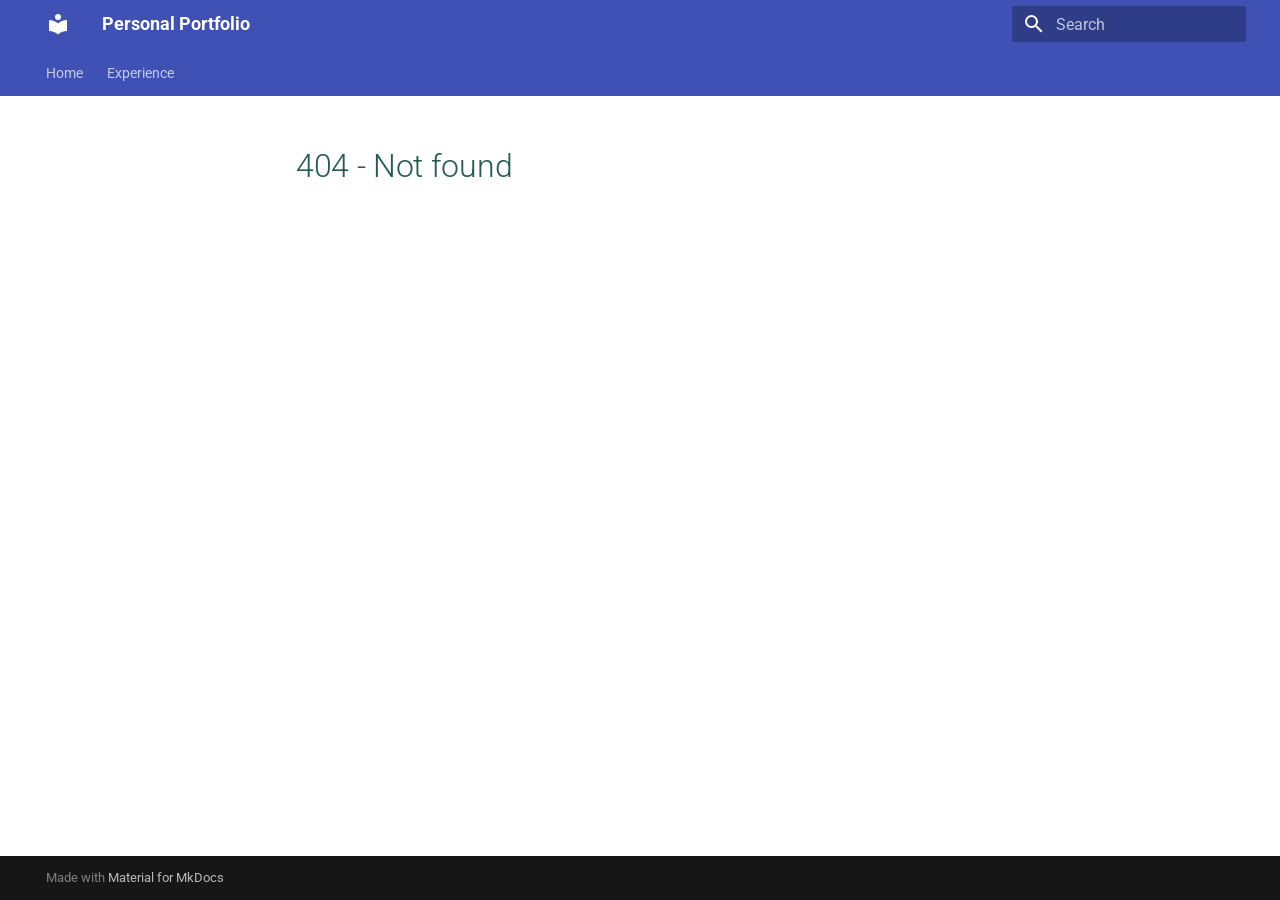
<file: .ipynb_checkpoints/404-checkpoint.html>
<!doctype html>
<html lang="en" class="no-js">
  <head>
    
      <meta charset="utf-8">
      <meta name="viewport" content="width=device-width,initial-scale=1">
      
      
      
      
      
      
        
      
      
      <link rel="icon" href="/assets/images/favicon.png">
      <meta name="generator" content="mkdocs-1.6.1, mkdocs-material-9.7.7">
    
    
      
        <title>Personal Portfolio</title>
      
    
    
      <link rel="stylesheet" href="/assets/stylesheets/main.ec1eaa64.min.css">
      
      


    
    
      
    
    
      
        
        
        <link rel="preconnect" href="https://fonts.gstatic.com" crossorigin>
        <link rel="stylesheet" href="https://fonts.googleapis.com/css?family=Roboto:300,300i,400,400i,700,700i%7CRoboto+Mono:400,400i,700,700i&display=fallback">
        <style>:root{--md-text-font:"Roboto";--md-code-font:"Roboto Mono"}</style>
      
    
    
      <link rel="stylesheet" href="/stylesheets/extra.css">
    
    <script>__md_scope=new URL("/",location),__md_hash=e=>[...e].reduce(((e,_)=>(e<<5)-e+_.charCodeAt(0)),0),__md_get=(e,_=localStorage,t=__md_scope)=>JSON.parse(_.getItem(t.pathname+"."+e)),__md_set=(e,_,t=localStorage,a=__md_scope)=>{try{t.setItem(a.pathname+"."+e,JSON.stringify(_))}catch(e){}}</script>
    
      

    
    
  </head>
  
  
    <body dir="ltr">
  
    
    <input class="md-toggle" data-md-toggle="drawer" type="checkbox" id="__drawer" autocomplete="off">
    <input class="md-toggle" data-md-toggle="search" type="checkbox" id="__search" autocomplete="off">
    <label class="md-overlay" for="__drawer"></label>
    <div data-md-component="skip">
      
    </div>
    <div data-md-component="announce">
      
    </div>
    
    
      

<header class="md-header" data-md-component="header">
  <nav class="md-header__inner md-grid" aria-label="Header">
    <a href="/." title="Personal Portfolio" class="md-header__button md-logo" aria-label="Personal Portfolio" data-md-component="logo">
      
  
  <svg xmlns="http://www.w3.org/2000/svg" viewBox="0 0 24 24"><path d="M12 8a3 3 0 0 0 3-3 3 3 0 0 0-3-3 3 3 0 0 0-3 3 3 3 0 0 0 3 3m0 3.54C9.64 9.35 6.5 8 3 8v11c3.5 0 6.64 1.35 9 3.54 2.36-2.19 5.5-3.54 9-3.54V8c-3.5 0-6.64 1.35-9 3.54"/></svg>

    </a>
    <label class="md-header__button md-icon" for="__drawer">
      
      <svg xmlns="http://www.w3.org/2000/svg" viewBox="0 0 24 24"><path d="M3 6h18v2H3zm0 5h18v2H3zm0 5h18v2H3z"/></svg>
    </label>
    <div class="md-header__title" data-md-component="header-title">
      <div class="md-header__ellipsis">
        <div class="md-header__topic">
          <span class="md-ellipsis">
            Personal Portfolio
          </span>
        </div>
        <div class="md-header__topic" data-md-component="header-topic">
          <span class="md-ellipsis">
            
              
            
          </span>
        </div>
      </div>
    </div>
    
    
      <script>var palette=__md_get("__palette");if(palette&&palette.color){if("(prefers-color-scheme)"===palette.color.media){var media=matchMedia("(prefers-color-scheme: light)"),input=document.querySelector(media.matches?"[data-md-color-media='(prefers-color-scheme: light)']":"[data-md-color-media='(prefers-color-scheme: dark)']");palette.color.media=input.getAttribute("data-md-color-media"),palette.color.scheme=input.getAttribute("data-md-color-scheme"),palette.color.primary=input.getAttribute("data-md-color-primary"),palette.color.accent=input.getAttribute("data-md-color-accent")}for(var[key,value]of Object.entries(palette.color))document.body.setAttribute("data-md-color-"+key,value)}</script>
    
    
    
      
      
        <label class="md-header__button md-icon" for="__search">
          
          <svg xmlns="http://www.w3.org/2000/svg" viewBox="0 0 24 24"><path d="M9.5 3A6.5 6.5 0 0 1 16 9.5c0 1.61-.59 3.09-1.56 4.23l.27.27h.79l5 5-1.5 1.5-5-5v-.79l-.27-.27A6.52 6.52 0 0 1 9.5 16 6.5 6.5 0 0 1 3 9.5 6.5 6.5 0 0 1 9.5 3m0 2C7 5 5 7 5 9.5S7 14 9.5 14 14 12 14 9.5 12 5 9.5 5"/></svg>
        </label>
        <div class="md-search" data-md-component="search" role="dialog">
  <label class="md-search__overlay" for="__search"></label>
  <div class="md-search__inner" role="search">
    <form class="md-search__form" name="search">
      <input type="text" class="md-search__input" name="query" aria-label="Search" placeholder="Search" autocapitalize="off" autocorrect="off" autocomplete="off" spellcheck="false" data-md-component="search-query" required>
      <label class="md-search__icon md-icon" for="__search">
        
        <svg xmlns="http://www.w3.org/2000/svg" viewBox="0 0 24 24"><path d="M9.5 3A6.5 6.5 0 0 1 16 9.5c0 1.61-.59 3.09-1.56 4.23l.27.27h.79l5 5-1.5 1.5-5-5v-.79l-.27-.27A6.52 6.52 0 0 1 9.5 16 6.5 6.5 0 0 1 3 9.5 6.5 6.5 0 0 1 9.5 3m0 2C7 5 5 7 5 9.5S7 14 9.5 14 14 12 14 9.5 12 5 9.5 5"/></svg>
        
        <svg xmlns="http://www.w3.org/2000/svg" viewBox="0 0 24 24"><path d="M20 11v2H8l5.5 5.5-1.42 1.42L4.16 12l7.92-7.92L13.5 5.5 8 11z"/></svg>
      </label>
      <nav class="md-search__options" aria-label="Search">
        
        <button type="reset" class="md-search__icon md-icon" title="Clear" aria-label="Clear" tabindex="-1">
          
          <svg xmlns="http://www.w3.org/2000/svg" viewBox="0 0 24 24"><path d="M19 6.41 17.59 5 12 10.59 6.41 5 5 6.41 10.59 12 5 17.59 6.41 19 12 13.41 17.59 19 19 17.59 13.41 12z"/></svg>
        </button>
      </nav>
      
    </form>
    <div class="md-search__output">
      <div class="md-search__scrollwrap" tabindex="0" data-md-scrollfix>
        <div class="md-search-result" data-md-component="search-result">
          <div class="md-search-result__meta">
            Initializing search
          </div>
          <ol class="md-search-result__list" role="presentation"></ol>
        </div>
      </div>
    </div>
  </div>
</div>
      
    
    
  </nav>
  
</header>
    
    <div class="md-container" data-md-component="container">
      
      
        
          
            
<nav class="md-tabs" aria-label="Tabs" data-md-component="tabs">
  <div class="md-grid">
    <ul class="md-tabs__list">
      
        
  
  
  
  
    
    
      <li class="md-tabs__item">
        <a href="/." class="md-tabs__link">
          
  
  
  Home

        </a>
      </li>
    
  

      
        
  
  
  
  
    
    
      <li class="md-tabs__item">
        <a href="/experience/Unix_and_Genomics/" class="md-tabs__link">
          
  
  
  Experience

        </a>
      </li>
    
  

      
    </ul>
  </div>
</nav>
          
        
      
      <main class="md-main" data-md-component="main">
        <div class="md-main__inner md-grid">
          
            
              
              <div class="md-sidebar md-sidebar--primary" data-md-component="sidebar" data-md-type="navigation" >
                <div class="md-sidebar__scrollwrap">
                  <div class="md-sidebar__inner">
                    


  


  

<nav class="md-nav md-nav--primary md-nav--lifted md-nav--integrated" aria-label="Navigation" data-md-level="0">
  <label class="md-nav__title" for="__drawer">
    <a href="/." title="Personal Portfolio" class="md-nav__button md-logo" aria-label="Personal Portfolio" data-md-component="logo">
      
  
  <svg xmlns="http://www.w3.org/2000/svg" viewBox="0 0 24 24"><path d="M12 8a3 3 0 0 0 3-3 3 3 0 0 0-3-3 3 3 0 0 0-3 3 3 3 0 0 0 3 3m0 3.54C9.64 9.35 6.5 8 3 8v11c3.5 0 6.64 1.35 9 3.54 2.36-2.19 5.5-3.54 9-3.54V8c-3.5 0-6.64 1.35-9 3.54"/></svg>

    </a>
    Personal Portfolio
  </label>
  
  <ul class="md-nav__list" data-md-scrollfix>
    
      
      
  
  
  
  
    
    
    
    
      
      
    
    
    <li class="md-nav__item md-nav__item--nested">
      
        
        
        <input class="md-nav__toggle md-toggle " type="checkbox" id="__nav_1" >
        
          
          <label class="md-nav__link" for="__nav_1" id="__nav_1_label" tabindex="0">
            
  
  
  <span class="md-ellipsis">
    
  
    Home
  

    
  </span>
  
  

            <span class="md-nav__icon md-icon"></span>
          </label>
        
        <nav class="md-nav" data-md-level="1" aria-labelledby="__nav_1_label" aria-expanded="false">
          <label class="md-nav__title" for="__nav_1">
            <span class="md-nav__icon md-icon"></span>
            
  
    Home
  

          </label>
          <ul class="md-nav__list" data-md-scrollfix>
            
              
                
  
  
  
  
    <li class="md-nav__item">
      <a href="/." class="md-nav__link">
        
  
  
  <span class="md-ellipsis">
    
  
    My Personal Portfolio Website
  

    
  </span>
  
  

      </a>
    </li>
  

              
            
          </ul>
        </nav>
      
    </li>
  

    
      
      
  
  
  
  
    
    
    
    
      
      
    
    
    <li class="md-nav__item md-nav__item--nested">
      
        
        
        <input class="md-nav__toggle md-toggle " type="checkbox" id="__nav_2" >
        
          
          <label class="md-nav__link" for="__nav_2" id="__nav_2_label" tabindex="0">
            
  
  
  <span class="md-ellipsis">
    
  
    Experience
  

    
  </span>
  
  

            <span class="md-nav__icon md-icon"></span>
          </label>
        
        <nav class="md-nav" data-md-level="1" aria-labelledby="__nav_2_label" aria-expanded="false">
          <label class="md-nav__title" for="__nav_2">
            <span class="md-nav__icon md-icon"></span>
            
  
    Experience
  

          </label>
          <ul class="md-nav__list" data-md-scrollfix>
            
              
                
  
  
  
  
    <li class="md-nav__item">
      <a href="/experience/Unix_and_Genomics/" class="md-nav__link">
        
  
  
  <span class="md-ellipsis">
    
  
    Unix & Genomics
  

    
  </span>
  
  

      </a>
    </li>
  

              
            
          </ul>
        </nav>
      
    </li>
  

    
  </ul>
</nav>
                  </div>
                </div>
              </div>
            
            
          
          
            <div class="md-content" data-md-component="content">
              
              <article class="md-content__inner md-typeset">
                
  <h1>404 - Not found</h1>

              </article>
            </div>
          
          
<script>var target=document.getElementById(location.hash.slice(1));target&&target.name&&(target.checked=target.name.startsWith("__tabbed_"))</script>
        </div>
        
      </main>
      
        <footer class="md-footer">
  
  <div class="md-footer-meta md-typeset">
    <div class="md-footer-meta__inner md-grid">
      <div class="md-copyright">
  
  
    Made with
    <a href="https://squidfunk.github.io/mkdocs-material/" target="_blank" rel="noopener">
      Material for MkDocs
    </a>
  
</div>
      
    </div>
  </div>
</footer>
      
    </div>
    <div class="md-dialog" data-md-component="dialog">
      <div class="md-dialog__inner md-typeset"></div>
    </div>
    
    
    
      
      
      <script id="__config" type="application/json">{"annotate": null, "base": "/", "features": ["content.tooltips", "navigation.instant", "navigation.tabs", "toc.integrate"], "search": "/assets/javascripts/workers/search.2c215733.min.js", "tags": null, "translations": {"clipboard.copied": "Copied to clipboard", "clipboard.copy": "Copy to clipboard", "search.result.more.one": "1 more on this page", "search.result.more.other": "# more on this page", "search.result.none": "No matching documents", "search.result.one": "1 matching document", "search.result.other": "# matching documents", "search.result.placeholder": "Type to start searching", "search.result.term.missing": "Missing", "select.version": "Select version"}, "version": null}</script>
    
    
      <script src="/assets/javascripts/bundle.d7400e89.min.js"></script>
      
    
  </body>
</html>
</file>
<file: stylesheets/extra.css>
:root > * {
    --md-code-bg-color: #f8f8f0;
    --md-code-fg-color: #333333;
  }

  /* Add black border to code blocks */
  .md-typeset .highlight pre,
  .md-typeset pre > code {
    border: 1px solid #000000;
  }


  :root {
    --md-admonition-icon--terminal: url('data:image/svg+xml;charset=utf-8,<svg xmlns="http://www.w3.org/2000/svg" viewBox="0 0 576 512"><path fill-rule="evenodd" clip-rule="evenodd" d="m 53.740115,7.2768355 c -25.935529,0 -46.9604506,22.3685485 -46.9604506,49.9615815 V 456.93107 c 0,27.59378 21.0249006,49.96158 46.9604506,49.96158 H 523.34463 c 25.93625,0 46.96044,-22.3678 46.96044,-49.96158 V 57.238417 c 0,-27.593033 -21.02419,-49.9615815 -46.96044,-49.9615815 z M 523.34463,57.238417 H 53.740115 V 456.93107 H 523.34463 Z"/><path  d="m 107.48105,328.58609 27.61493,27.61473 82.84597,-82.84421 -82.84597,-82.84558 -27.61493,27.61513 55.22986,55.23045 z"/><path d="m 313.98871,309.44633 h -76.92656 v 38.46328 h 76.92656 z"/></svg>');
    --md-admonition-icon--task: url('data:image/svg+xml;charset=utf-8,<svg xmlns="http://www.w3.org/2000/svg" viewBox="0 0 512 512"><path d="M152.1 38.2c9.9 8.9 10.7 24 1.8 33.9l-72 80c-4.4 4.9-10.6 7.8-17.2 7.9s-12.9-2.4-17.6-7L7 113C-2.3 103.6-2.3 88.4 7 79s24.6-9.4 33.9 0l22.1 22.1 55.1-61.2c8.9-9.9 24-10.7 33.9-1.8zm0 160c9.9 8.9 10.7 24 1.8 33.9l-72 80c-4.4 4.9-10.6 7.8-17.2 7.9s-12.9-2.4-17.6-7L7 273c-9.4-9.4-9.4-24.6 0-33.9s24.6-9.4 33.9 0l22.1 22.1 55.1-61.2c8.9-9.9 24-10.7 33.9-1.8zM224 96c0-17.7 14.3-32 32-32H480c17.7 0 32 14.3 32 32s-14.3 32-32 32H256c-17.7 0-32-14.3-32-32zm0 160c0-17.7 14.3-32 32-32H480c17.7 0 32 14.3 32 32s-14.3 32-32 32H256c-17.7 0-32-14.3-32-32zM160 416c0-17.7 14.3-32 32-32H480c17.7 0 32 14.3 32 32s-14.3 32-32 32H192c-17.7 0-32-14.3-32-32zM48 368a48 48 0 1 1 0 96 48 48 0 1 1 0-96z"/></svg>');
  }
  .md-typeset .admonition.terminal,
  .md-typeset details.terminal {
    border-color: rgb(0, 0, 0);
  }
  .md-typeset .terminal > .admonition-title,
  .md-typeset .terminal > summary {
    background-color: rgba(0, 0, 0, 0.1);
  }
  .md-typeset .terminal > .admonition-title::before,
  .md-typeset .terminal > summary::before {
    background-color: rgb(0, 0, 0);
    -webkit-mask-image: var(--md-admonition-icon--terminal);
            mask-image: var(--md-admonition-icon--terminal);
  }

  /* Task admonition styling */
  .md-typeset .admonition.task,
  .md-typeset details.task {
    border-color: rgb(255, 152, 0);
  }
  .md-typeset .task > .admonition-title,
  .md-typeset .task > summary {
    background-color: rgba(255, 152, 0, 0.1);
  }
  .md-typeset .task > .admonition-title::before,
  .md-typeset .task > summary::before {
    background-color: rgb(255, 152, 0);
    -webkit-mask-image: var(--md-admonition-icon--task);
            mask-image: var(--md-admonition-icon--task);
  }
/* Heading colour and rounded images */
.md-typeset h1,
.md-typeset h2 {
  color: #245b55;
}

.md-typeset img {
  border-radius: 8px;
}
</file>
<file: assets/stylesheets/main.ec1eaa64.min.css>
@charset "UTF-8";html{-webkit-text-size-adjust:none;-moz-text-size-adjust:none;text-size-adjust:none;box-sizing:border-box}*,:after,:before{box-sizing:inherit}@media (prefers-reduced-motion){*,:after,:before{transition:none!important}}body{margin:0}a,button,input,label{-webkit-tap-highlight-color:transparent}a{color:inherit;text-decoration:none}hr{border:0;box-sizing:initial;display:block;height:.05rem;overflow:visible;padding:0}small{font-size:80%}sub,sup{line-height:1em}img{border-style:none}table{border-collapse:initial;border-spacing:0}td,th{font-weight:400;vertical-align:top}button{background:#0000;border:0;font-family:inherit;font-size:inherit;margin:0;padding:0}input{border:0;outline:none}:root{--md-primary-fg-color:#4051b5;--md-primary-fg-color--light:#5d6cc0;--md-primary-fg-color--dark:#303fa1;--md-primary-bg-color:#fff;--md-primary-bg-color--light:#ffffffb3;--md-accent-fg-color:#526cfe;--md-accent-fg-color--transparent:#526cfe1a;--md-accent-bg-color:#fff;--md-accent-bg-color--light:#ffffffb3}[data-md-color-scheme=default]{color-scheme:light}[data-md-color-scheme=default] img[src$="#gh-dark-mode-only"],[data-md-color-scheme=default] img[src$="#only-dark"]{display:none}:root,[data-md-color-scheme=default]{--md-hue:225deg;--md-default-fg-color:#000000de;--md-default-fg-color--light:#0000008a;--md-default-fg-color--lighter:#00000052;--md-default-fg-color--lightest:#00000012;--md-default-bg-color:#fff;--md-default-bg-color--light:#ffffffb3;--md-default-bg-color--lighter:#ffffff4d;--md-default-bg-color--lightest:#ffffff1f;--md-code-fg-color:#36464e;--md-code-bg-color:#f5f5f5;--md-code-bg-color--light:#f5f5f5b3;--md-code-bg-color--lighter:#f5f5f54d;--md-code-hl-color:#4287ff;--md-code-hl-color--light:#4287ff1a;--md-code-hl-number-color:#d52a2a;--md-code-hl-special-color:#db1457;--md-code-hl-function-color:#a846b9;--md-code-hl-constant-color:#6e59d9;--md-code-hl-keyword-color:#3f6ec6;--md-code-hl-string-color:#1c7d4d;--md-code-hl-name-color:var(--md-code-fg-color);--md-code-hl-operator-color:var(--md-default-fg-color--light);--md-code-hl-punctuation-color:var(--md-default-fg-color--light);--md-code-hl-comment-color:var(--md-default-fg-color--light);--md-code-hl-generic-color:var(--md-default-fg-color--light);--md-code-hl-variable-color:var(--md-default-fg-color--light);--md-typeset-color:var(--md-default-fg-color);--md-typeset-a-color:var(--md-primary-fg-color);--md-typeset-del-color:#f5503d26;--md-typeset-ins-color:#0bd57026;--md-typeset-kbd-color:#fafafa;--md-typeset-kbd-accent-color:#fff;--md-typeset-kbd-border-color:#b8b8b8;--md-typeset-mark-color:#ffff0080;--md-typeset-table-color:#0000001f;--md-typeset-table-color--light:rgba(0,0,0,.035);--md-admonition-fg-color:var(--md-default-fg-color);--md-admonition-bg-color:var(--md-default-bg-color);--md-warning-fg-color:#000000de;--md-warning-bg-color:#ff9;--md-footer-fg-color:#fff;--md-footer-fg-color--light:#ffffffb3;--md-footer-fg-color--lighter:#ffffff73;--md-footer-bg-color:#000000de;--md-footer-bg-color--dark:#00000052;--md-shadow-z1:0 0.2rem 0.5rem #0000000d,0 0 0.05rem #0000001a;--md-shadow-z2:0 0.2rem 0.5rem #0000001a,0 0 0.05rem #00000040;--md-shadow-z3:0 0.2rem 0.5rem #0003,0 0 0.05rem #00000059}.md-icon svg{fill:currentcolor;display:block;height:1.2rem;width:1.2rem}body{-webkit-font-smoothing:antialiased;-moz-osx-font-smoothing:grayscale;--md-text-font-family:var(--md-text-font,_),-apple-system,BlinkMacSystemFont,Helvetica,Arial,sans-serif;--md-code-font-family:var(--md-code-font,_),SFMono-Regular,Consolas,Menlo,monospace}aside,body,input{font-feature-settings:"kern","liga";color:var(--md-typeset-color);font-family:var(--md-text-font-family)}code,kbd,pre{font-feature-settings:"kern";font-family:var(--md-code-font-family)}:root{--md-typeset-table-sort-icon:url('data:image/svg+xml;charset=utf-8,<svg xmlns="http://www.w3.org/2000/svg" viewBox="0 0 24 24"><path d="m18 21-4-4h3V7h-3l4-4 4 4h-3v10h3M2 19v-2h10v2M2 13v-2h7v2M2 7V5h4v2z"/></svg>');--md-typeset-table-sort-icon--asc:url('data:image/svg+xml;charset=utf-8,<svg xmlns="http://www.w3.org/2000/svg" viewBox="0 0 24 24"><path d="M19 17h3l-4 4-4-4h3V3h2M2 17h10v2H2M6 5v2H2V5m0 6h7v2H2z"/></svg>');--md-typeset-table-sort-icon--desc:url('data:image/svg+xml;charset=utf-8,<svg xmlns="http://www.w3.org/2000/svg" viewBox="0 0 24 24"><path d="M19 7h3l-4-4-4 4h3v14h2M2 17h10v2H2M6 5v2H2V5m0 6h7v2H2z"/></svg>')}.md-typeset{-webkit-print-color-adjust:exact;color-adjust:exact;font-size:.8rem;line-height:1.6;overflow-wrap:break-word}@media print{.md-typeset{font-size:.68rem}}.md-typeset blockquote,.md-typeset dl,.md-typeset figure,.md-typeset ol,.md-typeset pre,.md-typeset ul{margin-bottom:1em;margin-top:1em}.md-typeset h1{color:var(--md-default-fg-color--light);font-size:2em;line-height:1.3;margin:0 0 1.25em}.md-typeset h1,.md-typeset h2{font-weight:300;letter-spacing:-.01em}.md-typeset h2{font-size:1.5625em;line-height:1.4;margin:1.6em 0 .64em}.md-typeset h3{font-size:1.25em;font-weight:400;letter-spacing:-.01em;line-height:1.5;margin:1.6em 0 .8em}.md-typeset h2+h3{margin-top:.8em}.md-typeset h4{font-weight:700;letter-spacing:-.01em;margin:1em 0}.md-typeset h5,.md-typeset h6{color:var(--md-default-fg-color--light);font-size:.8em;font-weight:700;letter-spacing:-.01em;margin:1.25em 0}.md-typeset h5{text-transform:uppercase}.md-typeset h5 code{text-transform:none}.md-typeset hr{border-bottom:.05rem solid var(--md-default-fg-color--lightest);display:flow-root;margin:1.5em 0}.md-typeset a{color:var(--md-typeset-a-color);word-break:break-word}.md-typeset a,.md-typeset a:before{transition:color 125ms}.md-typeset a:focus,.md-typeset a:hover{color:var(--md-accent-fg-color)}.md-typeset a:focus code,.md-typeset a:hover code{background-color:var(--md-accent-fg-color--transparent);color:var(--md-accent-fg-color)}.md-typeset a code{color:var(--md-typeset-a-color)}.md-typeset a.focus-visible{outline-color:var(--md-accent-fg-color);outline-offset:.2rem}.md-typeset code,.md-typeset kbd,.md-typeset pre{color:var(--md-code-fg-color);direction:ltr;font-variant-ligatures:none;transition:background-color 125ms}@media print{.md-typeset code,.md-typeset kbd,.md-typeset pre{white-space:pre-wrap}}.md-typeset code{background-color:var(--md-code-bg-color);border-radius:.1rem;-webkit-box-decoration-break:clone;box-decoration-break:clone;font-size:.85em;padding:0 .2941176471em;transition:color 125ms,background-color 125ms;word-break:break-word}.md-typeset code:not(.focus-visible){-webkit-tap-highlight-color:transparent;outline:none}.md-typeset pre{display:flow-root;line-height:1.4;position:relative}.md-typeset pre>code{-webkit-box-decoration-break:slice;box-decoration-break:slice;box-shadow:none;display:block;margin:0;outline-color:var(--md-accent-fg-color);overflow:auto;padding:.7720588235em 1.1764705882em;scrollbar-color:var(--md-default-fg-color--lighter) #0000;scrollbar-width:thin;touch-action:auto;word-break:normal}.md-typeset pre>code:hover{scrollbar-color:var(--md-accent-fg-color) #0000}.md-typeset pre>code::-webkit-scrollbar{height:.2rem;width:.2rem}.md-typeset pre>code::-webkit-scrollbar-thumb{background-color:var(--md-default-fg-color--lighter)}.md-typeset pre>code::-webkit-scrollbar-thumb:hover{background-color:var(--md-accent-fg-color)}.md-typeset kbd{background-color:var(--md-typeset-kbd-color);border-radius:.1rem;box-shadow:0 .1rem 0 .05rem var(--md-typeset-kbd-border-color),0 .1rem 0 var(--md-typeset-kbd-border-color),0 -.1rem .2rem var(--md-typeset-kbd-accent-color) inset;color:var(--md-default-fg-color);display:inline-block;font-size:.75em;padding:0 .6666666667em;vertical-align:text-top;word-break:break-word}.md-typeset mark{background-color:var(--md-typeset-mark-color);-webkit-box-decoration-break:clone;box-decoration-break:clone;color:inherit;word-break:break-word}.md-typeset abbr{cursor:help;text-decoration:none}.md-typeset [data-preview],.md-typeset abbr{border-bottom:.05rem dotted var(--md-default-fg-color--light)}.md-typeset small{opacity:.75}[dir=ltr] .md-typeset sub,[dir=ltr] .md-typeset sup{margin-left:.078125em}[dir=rtl] .md-typeset sub,[dir=rtl] .md-typeset sup{margin-right:.078125em}[dir=ltr] .md-typeset blockquote{padding-left:.6rem}[dir=rtl] .md-typeset blockquote{padding-right:.6rem}[dir=ltr] .md-typeset blockquote{border-left:.2rem solid var(--md-default-fg-color--lighter)}[dir=rtl] .md-typeset blockquote{border-right:.2rem solid var(--md-default-fg-color--lighter)}.md-typeset blockquote{color:var(--md-default-fg-color--light);margin-left:0;margin-right:0}.md-typeset ul{list-style-type:disc}.md-typeset ul[type]{list-style-type:revert-layer}[dir=ltr] .md-typeset ol,[dir=ltr] .md-typeset ul{margin-left:.625em}[dir=rtl] .md-typeset ol,[dir=rtl] .md-typeset ul{margin-right:.625em}.md-typeset ol,.md-typeset ul{padding:0}.md-typeset ol:not([hidden]),.md-typeset ul:not([hidden]){display:flow-root}.md-typeset ol ol,.md-typeset ul ol{list-style-type:lower-alpha}.md-typeset ol ol ol,.md-typeset ul ol ol{list-style-type:lower-roman}.md-typeset ol ol ol ol,.md-typeset ul ol ol ol{list-style-type:upper-alpha}.md-typeset ol ol ol ol ol,.md-typeset ul ol ol ol ol{list-style-type:upper-roman}.md-typeset ol[type],.md-typeset ul[type]{list-style-type:revert-layer}[dir=ltr] .md-typeset ol li,[dir=ltr] .md-typeset ul li{margin-left:1.25em}[dir=rtl] .md-typeset ol li,[dir=rtl] .md-typeset ul li{margin-right:1.25em}.md-typeset ol li,.md-typeset ul li{margin-bottom:.5em}.md-typeset ol li blockquote,.md-typeset ol li p,.md-typeset ul li blockquote,.md-typeset ul li p{margin:.5em 0}.md-typeset ol li:last-child,.md-typeset ul li:last-child{margin-bottom:0}[dir=ltr] .md-typeset ol li ol,[dir=ltr] .md-typeset ol li ul,[dir=ltr] .md-typeset ul li ol,[dir=ltr] .md-typeset ul li ul{margin-left:.625em}[dir=rtl] .md-typeset ol li ol,[dir=rtl] .md-typeset ol li ul,[dir=rtl] .md-typeset ul li ol,[dir=rtl] .md-typeset ul li ul{margin-right:.625em}.md-typeset ol li ol,.md-typeset ol li ul,.md-typeset ul li ol,.md-typeset ul li ul{margin-bottom:.5em;margin-top:.5em}[dir=ltr] .md-typeset dd{margin-left:1.875em}[dir=rtl] .md-typeset dd{margin-right:1.875em}.md-typeset dd{margin-bottom:1.5em;margin-top:1em}.md-typeset img,.md-typeset svg,.md-typeset video{height:auto;max-width:100%}.md-typeset img[align=left]{margin:1em 1em 1em 0}.md-typeset img[align=right]{margin:1em 0 1em 1em}.md-typeset img[align]:only-child{margin-top:0}.md-typeset figure{display:flow-root;margin:1em auto;max-width:100%;text-align:center;width:fit-content}.md-typeset figure img{display:block;margin:0 auto}.md-typeset figcaption{font-style:italic;margin:1em auto;max-width:24rem}.md-typeset iframe{max-width:100%}.md-typeset table:not([class]){background-color:var(--md-default-bg-color);border:.05rem solid var(--md-typeset-table-color);border-radius:.1rem;display:inline-block;font-size:.64rem;max-width:100%;overflow:auto;touch-action:auto}@media print{.md-typeset table:not([class]){display:table}}.md-typeset table:not([class])+*{margin-top:1.5em}.md-typeset table:not([class]) td>:first-child,.md-typeset table:not([class]) th>:first-child{margin-top:0}.md-typeset table:not([class]) td>:last-child,.md-typeset table:not([class]) th>:last-child{margin-bottom:0}.md-typeset table:not([class]) td:not([align]),.md-typeset table:not([class]) th:not([align]){text-align:left}[dir=rtl] .md-typeset table:not([class]) td:not([align]),[dir=rtl] .md-typeset table:not([class]) th:not([align]){text-align:right}.md-typeset table:not([class]) th{font-weight:700;min-width:5rem;padding:.9375em 1.25em;vertical-align:top}.md-typeset table:not([class]) td{border-top:.05rem solid var(--md-typeset-table-color);padding:.9375em 1.25em;vertical-align:top}.md-typeset table:not([class]) tbody tr{transition:background-color 125ms}.md-typeset table:not([class]) tbody tr:hover{background-color:var(--md-typeset-table-color--light);box-shadow:0 .05rem 0 var(--md-default-bg-color) inset}.md-typeset table:not([class]) a{word-break:normal}.md-typeset table th[role=columnheader]{cursor:pointer}[dir=ltr] .md-typeset table th[role=columnheader]:after{margin-left:.5em}[dir=rtl] .md-typeset table th[role=columnheader]:after{margin-right:.5em}.md-typeset table th[role=columnheader]:after{content:"";display:inline-block;height:1.2em;-webkit-mask-image:var(--md-typeset-table-sort-icon);mask-image:var(--md-typeset-table-sort-icon);-webkit-mask-repeat:no-repeat;mask-repeat:no-repeat;-webkit-mask-size:contain;mask-size:contain;transition:background-color 125ms;vertical-align:text-bottom;width:1.2em}.md-typeset table th[role=columnheader]:hover:after{background-color:var(--md-default-fg-color--lighter)}.md-typeset table th[role=columnheader][aria-sort=ascending]:after{background-color:var(--md-default-fg-color--light);-webkit-mask-image:var(--md-typeset-table-sort-icon--asc);mask-image:var(--md-typeset-table-sort-icon--asc)}.md-typeset table th[role=columnheader][aria-sort=descending]:after{background-color:var(--md-default-fg-color--light);-webkit-mask-image:var(--md-typeset-table-sort-icon--desc);mask-image:var(--md-typeset-table-sort-icon--desc)}.md-typeset__scrollwrap{margin:1em -.8rem;overflow-x:auto;touch-action:auto}.md-typeset__table{display:inline-block;margin-bottom:.5em;padding:0 .8rem}@media print{.md-typeset__table{display:block}}html .md-typeset__table table{display:table;margin:0;overflow:hidden;width:100%}@media screen and (max-width:44.984375em){.md-content__inner>pre{margin:1em -.8rem}.md-content__inner>pre code{border-radius:0}}.md-typeset .md-author{border-radius:100%;display:block;flex-shrink:0;height:1.6rem;overflow:hidden;position:relative;transition:color 125ms,transform 125ms;width:1.6rem}.md-typeset .md-author img{display:block}.md-typeset .md-author--more{background:var(--md-default-fg-color--lightest);color:var(--md-default-fg-color--lighter);font-size:.6rem;font-weight:700;line-height:1.6rem;text-align:center}.md-typeset .md-author--long{height:2.4rem;width:2.4rem}.md-typeset a.md-author{transform:scale(1)}.md-typeset a.md-author img{border-radius:100%;filter:grayscale(100%) opacity(75%);transition:filter 125ms}.md-typeset a.md-author:focus,.md-typeset a.md-author:hover{transform:scale(1.1);z-index:1}.md-typeset a.md-author:focus img,.md-typeset a.md-author:hover img{filter:grayscale(0)}.md-banner{background-color:var(--md-footer-bg-color);color:var(--md-footer-fg-color);overflow:auto}@media print{.md-banner{display:none}}.md-banner--warning{background-color:var(--md-warning-bg-color);color:var(--md-warning-fg-color)}.md-banner__inner{font-size:.7rem;margin:.6rem auto;padding:0 .8rem}[dir=ltr] .md-banner__button{float:right}[dir=rtl] .md-banner__button{float:left}.md-banner__button{color:inherit;cursor:pointer;transition:opacity .25s}.no-js .md-banner__button{display:none}.md-banner__button:hover{opacity:.7}html{font-size:125%;height:100%;overflow-x:hidden}@media screen and (min-width:100em){html{font-size:137.5%}}@media screen and (min-width:125em){html{font-size:150%}}body{background-color:var(--md-default-bg-color);display:flex;flex-direction:column;font-size:.5rem;min-height:100%;position:relative;width:100%}@media print{body{display:block}}@media screen and (max-width:59.984375em){body[data-md-scrolllock]{position:fixed}}.md-grid{margin-left:auto;margin-right:auto;max-width:61rem}.md-container{display:flex;flex-direction:column;flex-grow:1}@media print{.md-container{display:block}}.md-main{flex-grow:1}.md-main__inner{display:flex;height:100%;margin-top:1.5rem}.md-ellipsis{overflow:hidden;text-overflow:ellipsis}.md-toggle{display:none}.md-option{height:0;opacity:0;position:absolute;width:0}.md-option:checked+label:not([hidden]){display:block}.md-option.focus-visible+label{outline-color:var(--md-accent-fg-color);outline-style:auto}.md-skip{background-color:var(--md-default-fg-color);border-radius:.1rem;color:var(--md-default-bg-color);font-size:.64rem;margin:.5rem;opacity:0;outline-color:var(--md-accent-fg-color);padding:.3rem .5rem;position:fixed;transform:translateY(.4rem);z-index:-1}.md-skip:focus{opacity:1;transform:translateY(0);transition:transform .25s cubic-bezier(.4,0,.2,1),opacity 175ms 75ms;z-index:10}@page{margin:25mm}:root{--md-clipboard-icon:url('data:image/svg+xml;charset=utf-8,<svg xmlns="http://www.w3.org/2000/svg" viewBox="0 0 24 24"><path d="M19 21H8V7h11m0-2H8a2 2 0 0 0-2 2v14a2 2 0 0 0 2 2h11a2 2 0 0 0 2-2V7a2 2 0 0 0-2-2m-3-4H4a2 2 0 0 0-2 2v14h2V3h12z"/></svg>')}.md-clipboard{border-radius:.1rem;color:var(--md-default-fg-color--lightest);cursor:pointer;height:1.5em;outline-color:var(--md-accent-fg-color);outline-offset:.1rem;transition:color .25s;width:1.5em;z-index:1}@media print{.md-clipboard{display:none}}.md-clipboard:not(.focus-visible){-webkit-tap-highlight-color:transparent;outline:none}:hover>.md-clipboard{color:var(--md-default-fg-color--light)}.md-clipboard:focus,.md-clipboard:hover{color:var(--md-accent-fg-color)}.md-clipboard:after{background-color:currentcolor;content:"";display:block;height:1.125em;margin:0 auto;-webkit-mask-image:var(--md-clipboard-icon);mask-image:var(--md-clipboard-icon);-webkit-mask-position:center;mask-position:center;-webkit-mask-repeat:no-repeat;mask-repeat:no-repeat;-webkit-mask-size:contain;mask-size:contain;width:1.125em}.md-clipboard--inline{cursor:pointer}.md-clipboard--inline code{transition:color .25s,background-color .25s}.md-clipboard--inline:focus code,.md-clipboard--inline:hover code{background-color:var(--md-accent-fg-color--transparent);color:var(--md-accent-fg-color)}:root{--md-code-select-icon:url('data:image/svg+xml;charset=utf-8,<svg xmlns="http://www.w3.org/2000/svg" viewBox="0 0 24 24"><path d="M19 19h-4v2h4c1.1 0 2-.9 2-2v-4h-2m0-12h-4v2h4v4h2V5c0-1.1-.9-2-2-2M5 5h4V3H5c-1.1 0-2 .9-2 2v4h2m0 6H3v4c0 1.1.9 2 2 2h4v-2H5zm2-4h2v2H7zm4 0h2v2h-2zm4 0h2v2h-2zM7 7h2v2H7zm4 0h2v2h-2zm4 0h2v2h-2zm-8 8h2v2H7zm4 0h2v2h-2zm4 0h2v2h-2z"/></svg>');--md-code-copy-icon:url('data:image/svg+xml;charset=utf-8,<svg xmlns="http://www.w3.org/2000/svg" viewBox="0 0 24 24"><path d="M19 21H8V7h11m0-2H8a2 2 0 0 0-2 2v14a2 2 0 0 0 2 2h11a2 2 0 0 0 2-2V7a2 2 0 0 0-2-2m-3-4H4a2 2 0 0 0-2 2v14h2V3h12z"/></svg>')}.md-typeset .md-code__content{display:grid}.md-code__nav{background-color:var(--md-code-bg-color--lighter);border-radius:.1rem;display:flex;gap:.2rem;padding:.2rem;position:absolute;right:.25em;top:.25em;transition:background-color .25s;z-index:1}:hover>.md-code__nav{background-color:var(--md-code-bg-color--light)}.md-code__button{color:var(--md-default-fg-color--lightest);cursor:pointer;display:block;height:1.5em;outline-color:var(--md-accent-fg-color);outline-offset:.1rem;transition:color .25s;width:1.5em}:hover>*>.md-code__button{color:var(--md-default-fg-color--light)}.md-code__button.focus-visible,.md-code__button:hover{color:var(--md-accent-fg-color)}.md-code__button--active{color:var(--md-default-fg-color)!important}.md-code__button:after{background-color:currentcolor;content:"";display:block;height:1.125em;margin:0 auto;-webkit-mask-position:center;mask-position:center;-webkit-mask-repeat:no-repeat;mask-repeat:no-repeat;-webkit-mask-size:contain;mask-size:contain;width:1.125em}.md-code__button[data-md-type=select]:after{-webkit-mask-image:var(--md-code-select-icon);mask-image:var(--md-code-select-icon)}.md-code__button[data-md-type=copy]:after{-webkit-mask-image:var(--md-code-copy-icon);mask-image:var(--md-code-copy-icon)}@keyframes consent{0%{opacity:0;transform:translateY(100%)}to{opacity:1;transform:translateY(0)}}@keyframes overlay{0%{opacity:0}to{opacity:1}}.md-consent__overlay{animation:overlay .25s both;-webkit-backdrop-filter:blur(.1rem);backdrop-filter:blur(.1rem);background-color:#0000008a;height:100%;opacity:1;position:fixed;top:0;width:100%;z-index:5}.md-consent__inner{animation:consent .5s cubic-bezier(.1,.7,.1,1) both;background-color:var(--md-default-bg-color);border:0;border-radius:.1rem;bottom:0;box-shadow:0 0 .2rem #0000001a,0 .2rem .4rem #0003;max-height:100%;overflow:auto;padding:0;position:fixed;width:100%;z-index:5}.md-consent__form{padding:.8rem}.md-consent__settings{display:none;margin:1em 0}input:checked+.md-consent__settings{display:block}.md-consent__controls{margin-bottom:.8rem}.md-typeset .md-consent__controls .md-button{display:inline}@media screen and (max-width:44.984375em){.md-typeset .md-consent__controls .md-button{display:block;margin-top:.4rem;text-align:center;width:100%}}.md-consent label{cursor:pointer}.md-content{flex-grow:1;min-width:0}.md-content__inner{margin:0 .8rem 1.2rem;padding-top:.6rem}@media screen and (min-width:76.25em){[dir=ltr] .md-sidebar--primary:not([hidden])~.md-content>.md-content__inner{margin-left:1.2rem}[dir=ltr] .md-sidebar--secondary:not([hidden])~.md-content>.md-content__inner,[dir=rtl] .md-sidebar--primary:not([hidden])~.md-content>.md-content__inner{margin-right:1.2rem}[dir=rtl] .md-sidebar--secondary:not([hidden])~.md-content>.md-content__inner{margin-left:1.2rem}}.md-content__inner:before{content:"";display:block;height:.4rem}.md-content__inner>:last-child{margin-bottom:0}[dir=ltr] .md-content__button{float:right}[dir=rtl] .md-content__button{float:left}[dir=ltr] .md-content__button{margin-left:.4rem}[dir=rtl] .md-content__button{margin-right:.4rem}.md-content__button{margin:.4rem 0;padding:0}@media print{.md-content__button{display:none}}.md-typeset .md-content__button{color:var(--md-default-fg-color--lighter)}.md-content__button svg{display:inline;vertical-align:top}[dir=rtl] .md-content__button svg{transform:scaleX(-1)}[dir=ltr] .md-dialog{right:.8rem}[dir=rtl] .md-dialog{left:.8rem}.md-dialog{background-color:var(--md-default-fg-color);border-radius:.1rem;bottom:.8rem;box-shadow:var(--md-shadow-z3);min-width:11.1rem;opacity:0;padding:.4rem .6rem;pointer-events:none;position:fixed;transform:translateY(100%);transition:transform 0ms .4s,opacity .4s;z-index:4}@media print{.md-dialog{display:none}}.md-dialog--active{opacity:1;pointer-events:auto;transform:translateY(0);transition:transform .4s cubic-bezier(.075,.85,.175,1),opacity .4s}.md-dialog__inner{color:var(--md-default-bg-color);font-size:.7rem}.md-feedback{margin:2em 0 1em;text-align:center}.md-feedback fieldset{border:none;margin:0;padding:0}.md-feedback__title{font-weight:700;margin:1em auto}.md-feedback__inner{position:relative}.md-feedback__list{display:flex;flex-wrap:wrap;place-content:baseline center;position:relative}.md-feedback__list:hover .md-icon:not(:disabled){color:var(--md-default-fg-color--lighter)}:disabled .md-feedback__list{min-height:1.8rem}.md-feedback__icon{color:var(--md-default-fg-color--light);cursor:pointer;flex-shrink:0;margin:0 .1rem;transition:color 125ms}.md-feedback__icon:not(:disabled).md-icon:hover{color:var(--md-accent-fg-color)}.md-feedback__icon:disabled{color:var(--md-default-fg-color--lightest);pointer-events:none}.md-feedback__note{opacity:0;position:relative;transform:translateY(.4rem);transition:transform .4s cubic-bezier(.1,.7,.1,1),opacity .15s}.md-feedback__note>*{margin:0 auto;max-width:16rem}:disabled .md-feedback__note{opacity:1;transform:translateY(0)}@media print{.md-feedback{display:none}}.md-footer{background-color:var(--md-footer-bg-color);color:var(--md-footer-fg-color)}@media print{.md-footer{display:none}}.md-footer__inner{justify-content:space-between;overflow:auto;padding:.2rem}.md-footer__inner:not([hidden]){display:flex}.md-footer__link{align-items:end;display:flex;flex-grow:0.01;margin-bottom:.4rem;margin-top:1rem;max-width:100%;outline-color:var(--md-accent-fg-color);overflow:hidden;transition:opacity .25s}.md-footer__link:focus,.md-footer__link:hover{opacity:.7}[dir=rtl] .md-footer__link svg{transform:scaleX(-1)}@media screen and (max-width:44.984375em){.md-footer__link--prev{flex-shrink:0}.md-footer__link--prev .md-footer__title{display:none}}[dir=ltr] .md-footer__link--next{margin-left:auto}[dir=rtl] .md-footer__link--next{margin-right:auto}.md-footer__link--next{text-align:right}[dir=rtl] .md-footer__link--next{text-align:left}.md-footer__title{flex-grow:1;font-size:.9rem;margin-bottom:.7rem;max-width:calc(100% - 2.4rem);padding:0 1rem;white-space:nowrap}.md-footer__button{margin:.2rem;padding:.4rem}.md-footer__direction{font-size:.64rem;opacity:.7}.md-footer-meta{background-color:var(--md-footer-bg-color--dark)}.md-footer-meta__inner{display:flex;flex-wrap:wrap;justify-content:space-between;padding:.2rem}html .md-footer-meta.md-typeset a{color:var(--md-footer-fg-color--light)}html .md-footer-meta.md-typeset a:focus,html .md-footer-meta.md-typeset a:hover{color:var(--md-footer-fg-color)}.md-copyright{color:var(--md-footer-fg-color--lighter);font-size:.64rem;margin:auto .6rem;padding:.4rem 0;width:100%}@media screen and (min-width:45em){.md-copyright{width:auto}}.md-copyright__highlight{color:var(--md-footer-fg-color--light)}.md-social{display:inline-flex;gap:.2rem;margin:0 .4rem;padding:.2rem 0 .6rem}@media screen and (min-width:45em){.md-social{padding:.6rem 0}}.md-social__link{display:inline-block;height:1.6rem;text-align:center;width:1.6rem}.md-social__link:before{line-height:1.9}.md-social__link svg{fill:currentcolor;max-height:.8rem;vertical-align:-25%}.md-typeset .md-button{border:.1rem solid;border-radius:.1rem;color:var(--md-primary-fg-color);cursor:pointer;display:inline-block;font-weight:700;padding:.625em 2em;transition:color 125ms,background-color 125ms,border-color 125ms}.md-typeset .md-button--primary{background-color:var(--md-primary-fg-color);border-color:var(--md-primary-fg-color);color:var(--md-primary-bg-color)}.md-typeset .md-button:focus,.md-typeset .md-button:hover{background-color:var(--md-accent-fg-color);border-color:var(--md-accent-fg-color);color:var(--md-accent-bg-color)}[dir=ltr] .md-typeset .md-input{border-top-left-radius:.1rem}[dir=ltr] .md-typeset .md-input,[dir=rtl] .md-typeset .md-input{border-top-right-radius:.1rem}[dir=rtl] .md-typeset .md-input{border-top-left-radius:.1rem}.md-typeset .md-input{border-bottom:.1rem solid var(--md-default-fg-color--lighter);box-shadow:var(--md-shadow-z1);font-size:.8rem;height:1.8rem;padding:0 .6rem;transition:border .25s,box-shadow .25s}.md-typeset .md-input:focus,.md-typeset .md-input:hover{border-bottom-color:var(--md-accent-fg-color);box-shadow:var(--md-shadow-z2)}.md-typeset .md-input--stretch{width:100%}.md-header{background-color:var(--md-primary-fg-color);box-shadow:0 0 .2rem #0000,0 .2rem .4rem #0000;color:var(--md-primary-bg-color);display:block;left:0;position:sticky;right:0;top:0;z-index:4}@media print{.md-header{display:none}}.md-header[hidden]{transform:translateY(-100%);transition:transform .25s cubic-bezier(.8,0,.6,1),box-shadow .25s}.md-header--shadow{box-shadow:0 0 .2rem #0000001a,0 .2rem .4rem #0003;transition:transform .25s cubic-bezier(.1,.7,.1,1),box-shadow .25s}.md-header__inner{align-items:center;display:flex;padding:0 .2rem}.md-header__button{color:currentcolor;cursor:pointer;margin:.2rem;outline-color:var(--md-accent-fg-color);padding:.4rem;position:relative;transition:opacity .25s;vertical-align:middle;z-index:1}.md-header__button:hover{opacity:.7}.md-header__button:not([hidden]){display:inline-block}.md-header__button:not(.focus-visible){-webkit-tap-highlight-color:transparent;outline:none}.md-header__button.md-logo{margin:.2rem;padding:.4rem}@media screen and (max-width:76.234375em){.md-header__button.md-logo{display:none}}.md-header__button.md-logo img,.md-header__button.md-logo svg{fill:currentcolor;display:block;height:1.2rem;width:auto}@media screen and (min-width:60em){.md-header__button[for=__search]{display:none}}.no-js .md-header__button[for=__search]{display:none}[dir=rtl] .md-header__button[for=__search] svg{transform:scaleX(-1)}@media screen and (min-width:76.25em){.md-header__button[for=__drawer]{display:none}}.md-header__topic{display:flex;max-width:100%;position:absolute;transition:transform .4s cubic-bezier(.1,.7,.1,1),opacity .15s;white-space:nowrap}.md-header__topic+.md-header__topic{opacity:0;pointer-events:none;transform:translateX(1.25rem);transition:transform .4s cubic-bezier(1,.7,.1,.1),opacity .15s;z-index:-1}[dir=rtl] .md-header__topic+.md-header__topic{transform:translateX(-1.25rem)}.md-header__topic:first-child{font-weight:700}[dir=ltr] .md-header__title{margin-left:1rem;margin-right:.4rem}[dir=rtl] .md-header__title{margin-left:.4rem;margin-right:1rem}.md-header__title{flex-grow:1;font-size:.9rem;height:2.4rem;line-height:2.4rem}.md-header__title--active .md-header__topic{opacity:0;pointer-events:none;transform:translateX(-1.25rem);transition:transform .4s cubic-bezier(1,.7,.1,.1),opacity .15s;z-index:-1}[dir=rtl] .md-header__title--active .md-header__topic{transform:translateX(1.25rem)}.md-header__title--active .md-header__topic+.md-header__topic{opacity:1;pointer-events:auto;transform:translateX(0);transition:transform .4s cubic-bezier(.1,.7,.1,1),opacity .15s;z-index:0}.md-header__title>.md-header__ellipsis{height:100%;position:relative;width:100%}.md-header__option{display:flex;flex-shrink:0;max-width:100%;transition:max-width 0ms .25s,opacity .25s .25s;white-space:nowrap}[data-md-toggle=search]:checked~.md-header .md-header__option{max-width:0;opacity:0;transition:max-width 0ms,opacity 0ms}.md-header__option>input{bottom:0}.md-header__source{display:none}@media screen and (min-width:60em){[dir=ltr] .md-header__source{margin-left:1rem}[dir=rtl] .md-header__source{margin-right:1rem}.md-header__source{display:block;max-width:11.7rem;width:11.7rem}}@media screen and (min-width:76.25em){[dir=ltr] .md-header__source{margin-left:1.4rem}[dir=rtl] .md-header__source{margin-right:1.4rem}}.md-meta{color:var(--md-default-fg-color--light);font-size:.7rem;line-height:1.3}.md-meta__list{display:inline-flex;flex-wrap:wrap;list-style:none;margin:0;padding:0}.md-meta__item:not(:last-child):after{content:"·";margin-left:.2rem;margin-right:.2rem}.md-meta__link{color:var(--md-typeset-a-color)}.md-meta__link:focus,.md-meta__link:hover{color:var(--md-accent-fg-color)}.md-draft{background-color:#ff1744;border-radius:.125em;color:#fff;display:inline-block;font-weight:700;padding-left:.5714285714em;padding-right:.5714285714em}:root{--md-nav-icon--prev:url('data:image/svg+xml;charset=utf-8,<svg xmlns="http://www.w3.org/2000/svg" viewBox="0 0 24 24"><path d="M20 11v2H8l5.5 5.5-1.42 1.42L4.16 12l7.92-7.92L13.5 5.5 8 11z"/></svg>');--md-nav-icon--next:url('data:image/svg+xml;charset=utf-8,<svg xmlns="http://www.w3.org/2000/svg" viewBox="0 0 24 24"><path d="M8.59 16.58 13.17 12 8.59 7.41 10 6l6 6-6 6z"/></svg>');--md-toc-icon:url('data:image/svg+xml;charset=utf-8,<svg xmlns="http://www.w3.org/2000/svg" viewBox="0 0 24 24"><path d="M3 9h14V7H3zm0 4h14v-2H3zm0 4h14v-2H3zm16 0h2v-2h-2zm0-10v2h2V7zm0 6h2v-2h-2z"/></svg>')}.md-nav{font-size:.7rem;line-height:1.3}.md-nav__title{color:var(--md-default-fg-color--light);display:block;font-weight:700;overflow:hidden;padding:0 .6rem;text-overflow:ellipsis}.md-nav__title .md-nav__button{display:none}.md-nav__title .md-nav__button img{height:100%;width:auto}.md-nav__title .md-nav__button.md-logo img,.md-nav__title .md-nav__button.md-logo svg{fill:currentcolor;display:block;height:2.4rem;max-width:100%;object-fit:contain;width:auto}.md-nav__list{list-style:none;margin:0;padding:0}.md-nav__link{align-items:flex-start;display:flex;gap:.4rem;margin-top:.625em;scroll-snap-align:start;transition:color 125ms}.md-nav__link--passed,.md-nav__link--passed code{color:var(--md-default-fg-color--light)}.md-nav__item .md-nav__link--active,.md-nav__item .md-nav__link--active code{color:var(--md-typeset-a-color)}.md-nav__link .md-ellipsis{position:relative}.md-nav__link .md-ellipsis code{word-break:normal}[dir=ltr] .md-nav__link .md-icon:last-child{margin-left:auto}[dir=rtl] .md-nav__link .md-icon:last-child{margin-right:auto}.md-nav__link .md-typeset{font-size:.7rem;line-height:1.3}.md-nav__link svg{fill:currentcolor;flex-shrink:0;height:1.3em;position:relative}.md-nav__link[for]:focus,.md-nav__link[for]:hover,.md-nav__link[href]:focus,.md-nav__link[href]:hover{color:var(--md-accent-fg-color);cursor:pointer}.md-nav__link[for]:focus code,.md-nav__link[for]:hover code,.md-nav__link[href]:focus code,.md-nav__link[href]:hover code{background-color:var(--md-accent-fg-color--transparent);color:var(--md-accent-fg-color)}.md-nav__link.focus-visible{outline-color:var(--md-accent-fg-color);outline-offset:.2rem}.md-nav--primary .md-nav__link[for=__toc]{display:none}.md-nav--primary .md-nav__link[for=__toc] .md-icon:after{background-color:currentcolor;display:block;height:100%;-webkit-mask-image:var(--md-toc-icon);mask-image:var(--md-toc-icon);width:100%}.md-nav--primary .md-nav__link[for=__toc]~.md-nav{display:none}.md-nav__container>.md-nav__link{margin-top:0}.md-nav__container>.md-nav__link:first-child{flex-grow:1;min-width:0}.md-nav__icon{flex-shrink:0}.md-nav__source{display:none}@media screen and (max-width:76.234375em){.md-nav--primary,.md-nav--primary .md-nav{background-color:var(--md-default-bg-color);display:flex;flex-direction:column;height:100%;left:0;position:absolute;right:0;top:0;z-index:1}.md-nav--primary .md-nav__item,.md-nav--primary .md-nav__title{font-size:.8rem;line-height:1.5}.md-nav--primary .md-nav__title{background-color:var(--md-default-fg-color--lightest);color:var(--md-default-fg-color--light);cursor:pointer;height:5.6rem;line-height:2.4rem;padding:3rem .8rem .2rem;position:relative;white-space:nowrap}[dir=ltr] .md-nav--primary .md-nav__title .md-nav__icon{left:.4rem}[dir=rtl] .md-nav--primary .md-nav__title .md-nav__icon{right:.4rem}.md-nav--primary .md-nav__title .md-nav__icon{display:block;height:1.2rem;margin:.2rem;position:absolute;top:.4rem;width:1.2rem}.md-nav--primary .md-nav__title .md-nav__icon:after{background-color:currentcolor;content:"";display:block;height:100%;-webkit-mask-image:var(--md-nav-icon--prev);mask-image:var(--md-nav-icon--prev);-webkit-mask-position:center;mask-position:center;-webkit-mask-repeat:no-repeat;mask-repeat:no-repeat;-webkit-mask-size:contain;mask-size:contain;width:100%}.md-nav--primary .md-nav__title~.md-nav__list{background-color:var(--md-default-bg-color);box-shadow:0 .05rem 0 var(--md-default-fg-color--lightest) inset;overflow-y:auto;scroll-snap-type:y mandatory;touch-action:pan-y}.md-nav--primary .md-nav__title~.md-nav__list>:first-child{border-top:0}.md-nav--primary .md-nav__title[for=__drawer]{background-color:var(--md-primary-fg-color);color:var(--md-primary-bg-color);font-weight:700}.md-nav--primary .md-nav__title .md-logo{display:block;left:.2rem;margin:.2rem;padding:.4rem;position:absolute;right:.2rem;top:.2rem}.md-nav--primary .md-nav__list{flex:1}.md-nav--primary .md-nav__item{border-top:.05rem solid var(--md-default-fg-color--lightest)}.md-nav--primary .md-nav__item--active>.md-nav__link{color:var(--md-typeset-a-color)}.md-nav--primary .md-nav__item--active>.md-nav__link:focus,.md-nav--primary .md-nav__item--active>.md-nav__link:hover{color:var(--md-accent-fg-color)}.md-nav--primary .md-nav__link{margin-top:0;padding:.6rem .8rem}.md-nav--primary .md-nav__link svg{margin-top:.1em}.md-nav--primary .md-nav__link>.md-nav__link{padding:0}[dir=ltr] .md-nav--primary .md-nav__link .md-nav__icon{margin-right:-.2rem}[dir=rtl] .md-nav--primary .md-nav__link .md-nav__icon{margin-left:-.2rem}.md-nav--primary .md-nav__link .md-nav__icon{font-size:1.2rem;height:1.2rem;width:1.2rem}.md-nav--primary .md-nav__link .md-nav__icon:after{background-color:currentcolor;content:"";display:block;height:100%;-webkit-mask-image:var(--md-nav-icon--next);mask-image:var(--md-nav-icon--next);-webkit-mask-position:center;mask-position:center;-webkit-mask-repeat:no-repeat;mask-repeat:no-repeat;-webkit-mask-size:contain;mask-size:contain;width:100%}[dir=rtl] .md-nav--primary .md-nav__icon:after{transform:scale(-1)}.md-nav--primary .md-nav--secondary .md-nav{background-color:initial;position:static}[dir=ltr] .md-nav--primary .md-nav--secondary .md-nav .md-nav__link{padding-left:1.4rem}[dir=rtl] .md-nav--primary .md-nav--secondary .md-nav .md-nav__link{padding-right:1.4rem}[dir=ltr] .md-nav--primary .md-nav--secondary .md-nav .md-nav .md-nav__link{padding-left:2rem}[dir=rtl] .md-nav--primary .md-nav--secondary .md-nav .md-nav .md-nav__link{padding-right:2rem}[dir=ltr] .md-nav--primary .md-nav--secondary .md-nav .md-nav .md-nav .md-nav__link{padding-left:2.6rem}[dir=rtl] .md-nav--primary .md-nav--secondary .md-nav .md-nav .md-nav .md-nav__link{padding-right:2.6rem}[dir=ltr] .md-nav--primary .md-nav--secondary .md-nav .md-nav .md-nav .md-nav .md-nav__link{padding-left:3.2rem}[dir=rtl] .md-nav--primary .md-nav--secondary .md-nav .md-nav .md-nav .md-nav .md-nav__link{padding-right:3.2rem}.md-nav--secondary{background-color:initial}.md-nav__toggle~.md-nav{display:flex;opacity:0;transform:translateX(100%);transition:transform .25s cubic-bezier(.8,0,.6,1),opacity 125ms 50ms}[dir=rtl] .md-nav__toggle~.md-nav{transform:translateX(-100%)}.md-nav__toggle:checked~.md-nav{opacity:1;transform:translateX(0);transition:transform .25s cubic-bezier(.4,0,.2,1),opacity 125ms 125ms}.md-nav__toggle:checked~.md-nav>.md-nav__list{backface-visibility:hidden}}@media screen and (max-width:59.984375em){.md-nav--primary .md-nav__link[for=__toc]{display:flex}.md-nav--primary .md-nav__link[for=__toc] .md-icon:after{content:""}.md-nav--primary .md-nav__link[for=__toc]+.md-nav__link{display:none}.md-nav--primary .md-nav__link[for=__toc]~.md-nav{display:flex}.md-nav__source{background-color:var(--md-primary-fg-color--dark);color:var(--md-primary-bg-color);display:block;padding:0 .2rem}}@media screen and (min-width:60em) and (max-width:76.234375em){.md-nav--integrated .md-nav__link[for=__toc]{display:flex}.md-nav--integrated .md-nav__link[for=__toc] .md-icon:after{content:""}.md-nav--integrated .md-nav__link[for=__toc]+.md-nav__link{display:none}.md-nav--integrated .md-nav__link[for=__toc]~.md-nav{display:flex}}@media screen and (min-width:60em){.md-nav{margin-bottom:-.4rem}.md-nav--secondary .md-nav__title{background:var(--md-default-bg-color);box-shadow:0 0 .4rem .4rem var(--md-default-bg-color);position:sticky;top:0;z-index:1}.md-nav--secondary .md-nav__title[for=__toc]{scroll-snap-align:start}.md-nav--secondary .md-nav__title .md-nav__icon{display:none}[dir=ltr] .md-nav--secondary .md-nav__list{padding-left:.6rem}[dir=rtl] .md-nav--secondary .md-nav__list{padding-right:.6rem}.md-nav--secondary .md-nav__list{padding-bottom:.4rem}[dir=ltr] .md-nav--secondary .md-nav__item>.md-nav__link{margin-right:.4rem}[dir=rtl] .md-nav--secondary .md-nav__item>.md-nav__link{margin-left:.4rem}}@media screen and (min-width:76.25em){.md-nav{margin-bottom:-.4rem;transition:max-height .25s cubic-bezier(.86,0,.07,1)}.md-nav--primary .md-nav__title{background:var(--md-default-bg-color);box-shadow:0 0 .4rem .4rem var(--md-default-bg-color);position:sticky;top:0;z-index:1}.md-nav--primary .md-nav__title[for=__drawer]{scroll-snap-align:start}.md-nav--primary .md-nav__title .md-nav__icon{display:none}[dir=ltr] .md-nav--primary .md-nav__list{padding-left:.6rem}[dir=rtl] .md-nav--primary .md-nav__list{padding-right:.6rem}.md-nav--primary .md-nav__list{padding-bottom:.4rem}[dir=ltr] .md-nav--primary .md-nav__item>.md-nav__link{margin-right:.4rem}[dir=rtl] .md-nav--primary .md-nav__item>.md-nav__link{margin-left:.4rem}.md-nav__toggle~.md-nav{display:grid;grid-template-rows:minmax(.4rem,0fr);opacity:0;transition:grid-template-rows .25s cubic-bezier(.86,0,.07,1),opacity .25s,visibility 0ms .25s;visibility:collapse}.md-nav__toggle~.md-nav>.md-nav__list{overflow:hidden}.md-nav__toggle.md-toggle--indeterminate~.md-nav,.md-nav__toggle:checked~.md-nav{grid-template-rows:minmax(.4rem,1fr);opacity:1;transition:grid-template-rows .25s cubic-bezier(.86,0,.07,1),opacity .15s .1s,visibility 0ms;visibility:visible}.md-nav__toggle.md-toggle--indeterminate~.md-nav{transition:none}.md-nav__item--nested>.md-nav>.md-nav__title{display:none}.md-nav__item--section{display:block;margin:1.25em 0}.md-nav__item--section:last-child{margin-bottom:0}.md-nav__item--section>.md-nav__link{font-weight:700}.md-nav__item--section>.md-nav__link[for]{color:var(--md-default-fg-color--light)}.md-nav__item--section>.md-nav__link:not(.md-nav__container){pointer-events:none}.md-nav__item--section>.md-nav__link .md-icon,.md-nav__item--section>.md-nav__link>[for]{display:none}[dir=ltr] .md-nav__item--section>.md-nav{margin-left:-.6rem}[dir=rtl] .md-nav__item--section>.md-nav{margin-right:-.6rem}.md-nav__item--section>.md-nav{display:block;opacity:1;visibility:visible}.md-nav__item--section>.md-nav>.md-nav__list>.md-nav__item{padding:0}.md-nav__icon{border-radius:100%;height:.9rem;transition:background-color .25s;width:.9rem}.md-nav__icon:hover{background-color:var(--md-accent-fg-color--transparent)}.md-nav__icon:after{background-color:currentcolor;border-radius:100%;content:"";display:inline-block;height:100%;-webkit-mask-image:var(--md-nav-icon--next);mask-image:var(--md-nav-icon--next);-webkit-mask-position:center;mask-position:center;-webkit-mask-repeat:no-repeat;mask-repeat:no-repeat;-webkit-mask-size:contain;mask-size:contain;transition:transform .25s;vertical-align:-.1rem;width:100%}[dir=rtl] .md-nav__icon:after{transform:rotate(180deg)}.md-nav__item--nested .md-nav__toggle:checked~.md-nav__link .md-nav__icon:after,.md-nav__item--nested .md-toggle--indeterminate~.md-nav__link .md-nav__icon:after{transform:rotate(90deg)}.md-nav--lifted>.md-nav__list>.md-nav__item,.md-nav--lifted>.md-nav__title{display:none}.md-nav--lifted>.md-nav__list>.md-nav__item--active{display:block}.md-nav--lifted>.md-nav__list>.md-nav__item--active>.md-nav__link{background:var(--md-default-bg-color);box-shadow:0 0 .4rem .4rem var(--md-default-bg-color);margin-top:0;position:sticky;top:0;z-index:1}.md-nav--lifted>.md-nav__list>.md-nav__item--active>.md-nav__link:not(.md-nav__container){pointer-events:none}.md-nav--lifted>.md-nav__list>.md-nav__item--active.md-nav__item--section{margin:0}[dir=ltr] .md-nav--lifted>.md-nav__list>.md-nav__item>.md-nav:not(.md-nav--secondary){margin-left:-.6rem}[dir=rtl] .md-nav--lifted>.md-nav__list>.md-nav__item>.md-nav:not(.md-nav--secondary){margin-right:-.6rem}.md-nav--lifted>.md-nav__list>.md-nav__item>[for]{color:var(--md-default-fg-color--light)}.md-nav--lifted .md-nav[data-md-level="1"]{grid-template-rows:minmax(.4rem,1fr);opacity:1;visibility:visible}[dir=ltr] .md-nav--integrated>.md-nav__list>.md-nav__item--active .md-nav--secondary{border-left:.05rem solid var(--md-primary-fg-color)}[dir=rtl] .md-nav--integrated>.md-nav__list>.md-nav__item--active .md-nav--secondary{border-right:.05rem solid var(--md-primary-fg-color)}.md-nav--integrated>.md-nav__list>.md-nav__item--active .md-nav--secondary{display:block;margin-bottom:1.25em;opacity:1;visibility:visible}.md-nav--integrated>.md-nav__list>.md-nav__item--active .md-nav--secondary>.md-nav__list{overflow:visible;padding-bottom:0}.md-nav--integrated>.md-nav__list>.md-nav__item--active .md-nav--secondary>.md-nav__title{display:none}}.md-pagination{font-size:.8rem;font-weight:700;gap:.4rem}.md-pagination,.md-pagination>*{align-items:center;display:flex;justify-content:center}.md-pagination>*{border-radius:.2rem;height:1.8rem;min-width:1.8rem;text-align:center}.md-pagination__current{background-color:var(--md-default-fg-color--lightest);color:var(--md-default-fg-color--light)}.md-pagination__link{transition:color 125ms,background-color 125ms}.md-pagination__link:focus,.md-pagination__link:hover{background-color:var(--md-accent-fg-color--transparent);color:var(--md-accent-fg-color)}.md-pagination__link:focus svg,.md-pagination__link:hover svg{color:var(--md-accent-fg-color)}.md-pagination__link.focus-visible{outline-color:var(--md-accent-fg-color);outline-offset:.2rem}.md-pagination__link svg{fill:currentcolor;color:var(--md-default-fg-color--lighter);display:block;max-height:100%;width:1.2rem}:root{--md-path-icon:url('data:image/svg+xml;charset=utf-8,<svg xmlns="http://www.w3.org/2000/svg" viewBox="0 0 24 24"><path d="M8.59 16.58 13.17 12 8.59 7.41 10 6l6 6-6 6z"/></svg>')}.md-path{font-size:.7rem;margin:0 .8rem;overflow:auto;padding-top:1.2rem}.md-path:not([hidden]){display:block}@media screen and (min-width:76.25em){.md-path{margin:0 1.2rem}}.md-path__list{align-items:center;display:flex;gap:.2rem;list-style:none;margin:0;padding:0}.md-path__item:not(:first-child){display:inline-flex;gap:.2rem;white-space:nowrap}.md-path__item:not(:first-child):before{background-color:var(--md-default-fg-color--lighter);content:"";display:inline;height:.8rem;-webkit-mask-image:var(--md-path-icon);mask-image:var(--md-path-icon);width:.8rem}.md-path__link{align-items:center;color:var(--md-default-fg-color--light);display:flex}.md-path__link:focus,.md-path__link:hover{color:var(--md-accent-fg-color)}:root{--md-post-pin-icon:url('data:image/svg+xml;charset=utf-8,<svg xmlns="http://www.w3.org/2000/svg" viewBox="0 0 24 24"><path d="M16 12V4h1V2H7v2h1v8l-2 2v2h5.2v6h1.6v-6H18v-2z"/></svg>')}.md-post__back{border-bottom:.05rem solid var(--md-default-fg-color--lightest);margin-bottom:1.2rem;padding-bottom:1.2rem}@media screen and (max-width:76.234375em){.md-post__back{display:none}}[dir=rtl] .md-post__back svg{transform:scaleX(-1)}.md-post__authors{display:flex;flex-direction:column;gap:.6rem;margin:0 .6rem 1.2rem}.md-post .md-post__meta a{transition:color 125ms}.md-post .md-post__meta a:focus,.md-post .md-post__meta a:hover{color:var(--md-accent-fg-color)}.md-post__title{color:var(--md-default-fg-color--light);font-weight:700}.md-post--excerpt{margin-bottom:3.2rem}.md-post--excerpt .md-post__header{align-items:center;display:flex;gap:.6rem;min-height:1.6rem}.md-post--excerpt .md-post__authors{align-items:center;display:inline-flex;flex-direction:row;gap:.2rem;margin:0;min-height:2.4rem}[dir=ltr] .md-post--excerpt .md-post__meta .md-meta__list{margin-right:.4rem}[dir=rtl] .md-post--excerpt .md-post__meta .md-meta__list{margin-left:.4rem}.md-post--excerpt .md-post__content>:first-child{--md-scroll-margin:6rem;margin-top:0}.md-post>.md-nav--secondary{margin:1em 0}.md-pin{background:var(--md-default-fg-color--lightest);border-radius:1rem;margin-top:-.05rem;padding:.2rem}.md-pin:after{background-color:currentcolor;content:"";display:block;height:.6rem;margin:0 auto;-webkit-mask-image:var(--md-post-pin-icon);mask-image:var(--md-post-pin-icon);-webkit-mask-position:center;mask-position:center;-webkit-mask-repeat:no-repeat;mask-repeat:no-repeat;-webkit-mask-size:contain;mask-size:contain;width:.6rem}.md-profile{align-items:center;display:flex;font-size:.7rem;gap:.6rem;line-height:1.4;width:100%}.md-profile__description{flex-grow:1}.md-content--post{display:flex}@media screen and (max-width:76.234375em){.md-content--post{flex-flow:column-reverse}}.md-content--post>.md-content__inner{flex-grow:1;min-width:0}@media screen and (min-width:76.25em){[dir=ltr] .md-content--post>.md-content__inner{margin-left:1.2rem}[dir=rtl] .md-content--post>.md-content__inner{margin-right:1.2rem}}@media screen and (max-width:76.234375em){.md-sidebar.md-sidebar--post{padding:0;position:static;width:100%}.md-sidebar.md-sidebar--post .md-sidebar__scrollwrap{overflow:visible}.md-sidebar.md-sidebar--post .md-sidebar__inner{padding:0}.md-sidebar.md-sidebar--post .md-post__meta{margin-left:.6rem;margin-right:.6rem}.md-sidebar.md-sidebar--post .md-nav__item{border:none;display:inline}.md-sidebar.md-sidebar--post .md-nav__list{display:inline-flex;flex-wrap:wrap;gap:.6rem;padding-bottom:.6rem;padding-top:.6rem}.md-sidebar.md-sidebar--post .md-nav__link{padding:0}.md-sidebar.md-sidebar--post .md-nav{height:auto;margin-bottom:0;position:static}}:root{--md-progress-value:0;--md-progress-delay:400ms}.md-progress{background:var(--md-primary-bg-color);height:.075rem;opacity:min(clamp(0,var(--md-progress-value),1),clamp(0,100 - var(--md-progress-value),1));position:fixed;top:0;transform:scaleX(calc(var(--md-progress-value)*1%));transform-origin:left;transition:transform .5s cubic-bezier(.19,1,.22,1),opacity .25s var(--md-progress-delay);width:100%;z-index:4}:root{--md-search-result-icon:url('data:image/svg+xml;charset=utf-8,<svg xmlns="http://www.w3.org/2000/svg" viewBox="0 0 24 24"><path d="M14 2H6a2 2 0 0 0-2 2v16a2 2 0 0 0 2 2h7c-.41-.25-.8-.56-1.14-.9-.33-.33-.61-.7-.86-1.1H6V4h7v5h5v1.18c.71.16 1.39.43 2 .82V8zm6.31 16.9c1.33-2.11.69-4.9-1.4-6.22-2.11-1.33-4.91-.68-6.22 1.4-1.34 2.11-.69 4.89 1.4 6.22 1.46.93 3.32.93 4.79.02L22 23.39 23.39 22zm-3.81.1a2.5 2.5 0 0 1-2.5-2.5 2.5 2.5 0 0 1 2.5-2.5 2.5 2.5 0 0 1 2.5 2.5 2.5 2.5 0 0 1-2.5 2.5"/></svg>')}.md-search{position:relative}@media screen and (min-width:60em){.md-search{padding:.2rem 0}}.no-js .md-search{display:none}.md-search__overlay{opacity:0;z-index:1}@media screen and (max-width:59.984375em){[dir=ltr] .md-search__overlay{left:-2.2rem}[dir=rtl] .md-search__overlay{right:-2.2rem}.md-search__overlay{background-color:var(--md-default-bg-color);border-radius:1rem;height:2rem;overflow:hidden;pointer-events:none;position:absolute;top:-1rem;transform-origin:center;transition:transform .3s .1s,opacity .2s .2s;width:2rem}[data-md-toggle=search]:checked~.md-header .md-search__overlay{opacity:1;transition:transform .4s,opacity .1s}}@media screen and (min-width:60em){[dir=ltr] .md-search__overlay{left:0}[dir=rtl] .md-search__overlay{right:0}.md-search__overlay{background-color:#0000008a;cursor:pointer;height:0;position:fixed;top:0;transition:width 0ms .25s,height 0ms .25s,opacity .25s;width:0}[data-md-toggle=search]:checked~.md-header .md-search__overlay{height:200vh;opacity:1;transition:width 0ms,height 0ms,opacity .25s;width:100%}}@media screen and (max-width:29.984375em){[data-md-toggle=search]:checked~.md-header .md-search__overlay{transform:scale(45)}}@media screen and (min-width:30em) and (max-width:44.984375em){[data-md-toggle=search]:checked~.md-header .md-search__overlay{transform:scale(60)}}@media screen and (min-width:45em) and (max-width:59.984375em){[data-md-toggle=search]:checked~.md-header .md-search__overlay{transform:scale(75)}}.md-search__inner{backface-visibility:hidden}@media screen and (max-width:59.984375em){[dir=ltr] .md-search__inner{left:0}[dir=rtl] .md-search__inner{right:0}.md-search__inner{height:0;opacity:0;overflow:hidden;position:fixed;top:0;transform:translateX(5%);transition:width 0ms .3s,height 0ms .3s,transform .15s cubic-bezier(.4,0,.2,1) .15s,opacity .15s .15s;width:0;z-index:2}[dir=rtl] .md-search__inner{transform:translateX(-5%)}[data-md-toggle=search]:checked~.md-header .md-search__inner{height:100%;opacity:1;transform:translateX(0);transition:width 0ms 0ms,height 0ms 0ms,transform .15s cubic-bezier(.1,.7,.1,1) .15s,opacity .15s .15s;width:100%}}@media screen and (min-width:60em){[dir=ltr] .md-search__inner{float:right}[dir=rtl] .md-search__inner{float:left}.md-search__inner{padding:.1rem 0;position:relative;transition:width .25s cubic-bezier(.1,.7,.1,1);width:11.7rem}}@media screen and (min-width:60em) and (max-width:76.234375em){[data-md-toggle=search]:checked~.md-header .md-search__inner{width:23.4rem}}@media screen and (min-width:76.25em){[data-md-toggle=search]:checked~.md-header .md-search__inner{width:34.4rem}}.md-search__form{background-color:var(--md-default-bg-color);box-shadow:0 0 .6rem #0000;height:2.4rem;position:relative;transition:color .25s,background-color .25s;z-index:2}@media screen and (min-width:60em){.md-search__form{background-color:#00000042;border-radius:.1rem;height:1.8rem}.md-search__form:hover{background-color:#ffffff1f}}[data-md-toggle=search]:checked~.md-header .md-search__form{background-color:var(--md-default-bg-color);border-radius:.1rem .1rem 0 0;box-shadow:0 0 .6rem #00000012;color:var(--md-default-fg-color)}[dir=ltr] .md-search__input{padding-left:3.6rem;padding-right:2.2rem}[dir=rtl] .md-search__input{padding-left:2.2rem;padding-right:3.6rem}.md-search__input{background:#0000;font-size:.9rem;height:100%;position:relative;text-overflow:ellipsis;width:100%;z-index:2}.md-search__input::placeholder{transition:color .25s}.md-search__input::placeholder,.md-search__input~.md-search__icon{color:var(--md-default-fg-color--light)}.md-search__input::-ms-clear{display:none}@media screen and (max-width:59.984375em){.md-search__input{font-size:.9rem;height:2.4rem;width:100%}}@media screen and (min-width:60em){[dir=ltr] .md-search__input{padding-left:2.2rem}[dir=rtl] .md-search__input{padding-right:2.2rem}.md-search__input{color:inherit;font-size:.8rem}.md-search__input::placeholder{color:var(--md-primary-bg-color--light)}.md-search__input+.md-search__icon{color:var(--md-primary-bg-color)}[data-md-toggle=search]:checked~.md-header .md-search__input{text-overflow:clip}[data-md-toggle=search]:checked~.md-header .md-search__input+.md-search__icon{color:var(--md-default-fg-color--light)}[data-md-toggle=search]:checked~.md-header .md-search__input::placeholder{color:#0000}}.md-search__icon{cursor:pointer;display:inline-block;height:1.2rem;transition:color .25s,opacity .25s;width:1.2rem}.md-search__icon:hover{opacity:.7}[dir=ltr] .md-search__icon[for=__search]{left:.5rem}[dir=rtl] .md-search__icon[for=__search]{right:.5rem}.md-search__icon[for=__search]{position:absolute;top:.3rem;z-index:2}[dir=rtl] .md-search__icon[for=__search] svg{transform:scaleX(-1)}@media screen and (max-width:59.984375em){[dir=ltr] .md-search__icon[for=__search]{left:.8rem}[dir=rtl] .md-search__icon[for=__search]{right:.8rem}.md-search__icon[for=__search]{top:.6rem}.md-search__icon[for=__search] svg:first-child{display:none}}@media screen and (min-width:60em){.md-search__icon[for=__search]{pointer-events:none}.md-search__icon[for=__search] svg:last-child{display:none}}[dir=ltr] .md-search__options{right:.5rem}[dir=rtl] .md-search__options{left:.5rem}.md-search__options{pointer-events:none;position:absolute;top:.3rem;z-index:2}@media screen and (max-width:59.984375em){[dir=ltr] .md-search__options{right:.8rem}[dir=rtl] .md-search__options{left:.8rem}.md-search__options{top:.6rem}}[dir=ltr] .md-search__options>.md-icon{margin-left:.2rem}[dir=rtl] .md-search__options>.md-icon{margin-right:.2rem}.md-search__options>.md-icon{color:var(--md-default-fg-color--light);opacity:0;transform:scale(.75);transition:transform .15s cubic-bezier(.1,.7,.1,1),opacity .15s}.md-search__options>.md-icon:not(.focus-visible){-webkit-tap-highlight-color:transparent;outline:none}[data-md-toggle=search]:checked~.md-header .md-search__input:valid~.md-search__options>.md-icon{opacity:1;pointer-events:auto;transform:scale(1)}[data-md-toggle=search]:checked~.md-header .md-search__input:valid~.md-search__options>.md-icon:hover{opacity:.7}[dir=ltr] .md-search__suggest{padding-left:3.6rem;padding-right:2.2rem}[dir=rtl] .md-search__suggest{padding-left:2.2rem;padding-right:3.6rem}.md-search__suggest{align-items:center;color:var(--md-default-fg-color--lighter);display:flex;font-size:.9rem;height:100%;opacity:0;position:absolute;top:0;transition:opacity 50ms;white-space:pre;width:100%}@media screen and (min-width:60em){[dir=ltr] .md-search__suggest{padding-left:2.2rem}[dir=rtl] .md-search__suggest{padding-right:2.2rem}.md-search__suggest{font-size:.8rem}}[data-md-toggle=search]:checked~.md-header .md-search__suggest{opacity:1;transition:opacity .3s .1s}[dir=ltr] .md-search__output{border-bottom-left-radius:.1rem}[dir=ltr] .md-search__output,[dir=rtl] .md-search__output{border-bottom-right-radius:.1rem}[dir=rtl] .md-search__output{border-bottom-left-radius:.1rem}.md-search__output{overflow:hidden;position:absolute;width:100%;z-index:1}@media screen and (max-width:59.984375em){.md-search__output{bottom:0;top:2.4rem}}@media screen and (min-width:60em){.md-search__output{opacity:0;top:1.9rem;transition:opacity .4s}[data-md-toggle=search]:checked~.md-header .md-search__output{box-shadow:var(--md-shadow-z3);opacity:1}}.md-search__scrollwrap{backface-visibility:hidden;background-color:var(--md-default-bg-color);height:100%;overflow-y:auto;touch-action:pan-y}@media (-webkit-max-device-pixel-ratio:1),(max-resolution:1dppx){.md-search__scrollwrap{transform:translateZ(0)}}@media screen and (min-width:60em) and (max-width:76.234375em){.md-search__scrollwrap{width:23.4rem}}@media screen and (min-width:76.25em){.md-search__scrollwrap{width:34.4rem}}@media screen and (min-width:60em){.md-search__scrollwrap{max-height:0;scrollbar-color:var(--md-default-fg-color--lighter) #0000;scrollbar-width:thin}[data-md-toggle=search]:checked~.md-header .md-search__scrollwrap{max-height:75vh}.md-search__scrollwrap:hover{scrollbar-color:var(--md-accent-fg-color) #0000}.md-search__scrollwrap::-webkit-scrollbar{height:.2rem;width:.2rem}.md-search__scrollwrap::-webkit-scrollbar-thumb{background-color:var(--md-default-fg-color--lighter)}.md-search__scrollwrap::-webkit-scrollbar-thumb:hover{background-color:var(--md-accent-fg-color)}}.md-search-result{color:var(--md-default-fg-color);word-break:break-word}.md-search-result__meta{background-color:var(--md-default-fg-color--lightest);color:var(--md-default-fg-color--light);font-size:.64rem;line-height:1.8rem;padding:0 .8rem;scroll-snap-align:start}@media screen and (min-width:60em){[dir=ltr] .md-search-result__meta{padding-left:2.2rem}[dir=rtl] .md-search-result__meta{padding-right:2.2rem}}.md-search-result__list{list-style:none;margin:0;padding:0;-webkit-user-select:none;user-select:none}.md-search-result__item{box-shadow:0 -.05rem var(--md-default-fg-color--lightest)}.md-search-result__item:first-child{box-shadow:none}.md-search-result__link{display:block;outline:none;scroll-snap-align:start;transition:background-color .25s}.md-search-result__link:focus,.md-search-result__link:hover{background-color:var(--md-accent-fg-color--transparent)}.md-search-result__link:last-child p:last-child{margin-bottom:.6rem}.md-search-result__more>summary{cursor:pointer;display:block;outline:none;position:sticky;scroll-snap-align:start;top:0;z-index:1}.md-search-result__more>summary::marker{display:none}.md-search-result__more>summary::-webkit-details-marker{display:none}.md-search-result__more>summary>div{color:var(--md-typeset-a-color);font-size:.64rem;padding:.75em .8rem;transition:color .25s,background-color .25s}@media screen and (min-width:60em){[dir=ltr] .md-search-result__more>summary>div{padding-left:2.2rem}[dir=rtl] .md-search-result__more>summary>div{padding-right:2.2rem}}.md-search-result__more>summary:focus>div,.md-search-result__more>summary:hover>div{background-color:var(--md-accent-fg-color--transparent);color:var(--md-accent-fg-color)}.md-search-result__more[open]>summary{background-color:var(--md-default-bg-color)}.md-search-result__article{overflow:hidden;padding:0 .8rem;position:relative}@media screen and (min-width:60em){[dir=ltr] .md-search-result__article{padding-left:2.2rem}[dir=rtl] .md-search-result__article{padding-right:2.2rem}}[dir=ltr] .md-search-result__icon{left:0}[dir=rtl] .md-search-result__icon{right:0}.md-search-result__icon{color:var(--md-default-fg-color--light);height:1.2rem;margin:.5rem;position:absolute;width:1.2rem}@media screen and (max-width:59.984375em){.md-search-result__icon{display:none}}.md-search-result__icon:after{background-color:currentcolor;content:"";display:inline-block;height:100%;-webkit-mask-image:var(--md-search-result-icon);mask-image:var(--md-search-result-icon);-webkit-mask-position:center;mask-position:center;-webkit-mask-repeat:no-repeat;mask-repeat:no-repeat;-webkit-mask-size:contain;mask-size:contain;width:100%}[dir=rtl] .md-search-result__icon:after{transform:scaleX(-1)}.md-search-result .md-typeset{color:var(--md-default-fg-color--light);font-size:.64rem;line-height:1.6}.md-search-result .md-typeset h1{color:var(--md-default-fg-color);font-size:.8rem;font-weight:400;line-height:1.4;margin:.55rem 0}.md-search-result .md-typeset h1 mark{text-decoration:none}.md-search-result .md-typeset h2{color:var(--md-default-fg-color);font-size:.64rem;font-weight:700;line-height:1.6;margin:.5em 0}.md-search-result .md-typeset h2 mark{text-decoration:none}.md-search-result__terms{color:var(--md-default-fg-color);display:block;font-size:.64rem;font-style:italic;margin:.5em 0}.md-search-result mark{background-color:initial;color:var(--md-accent-fg-color);text-decoration:underline}.md-select{position:relative;z-index:1}.md-select__inner{background-color:var(--md-default-bg-color);border-radius:.1rem;box-shadow:var(--md-shadow-z2);color:var(--md-default-fg-color);left:50%;margin-top:.2rem;max-height:0;opacity:0;position:absolute;top:calc(100% - .2rem);transform:translate3d(-50%,.3rem,0);transition:transform .25s 375ms,opacity .25s .25s,max-height 0ms .5s}.md-select:focus-within .md-select__inner,.md-select:hover .md-select__inner{max-height:10rem;opacity:1;transform:translate3d(-50%,0,0);transition:transform .25s cubic-bezier(.1,.7,.1,1),opacity .25s,max-height 0ms}.md-select__inner:after{border-bottom:.2rem solid #0000;border-bottom-color:var(--md-default-bg-color);border-left:.2rem solid #0000;border-right:.2rem solid #0000;border-top:0;content:"";height:0;left:50%;margin-left:-.2rem;margin-top:-.2rem;position:absolute;top:0;width:0}.md-select__list{border-radius:.1rem;font-size:.8rem;list-style-type:none;margin:0;max-height:inherit;overflow:auto;padding:0}.md-select__item{line-height:1.8rem}[dir=ltr] .md-select__link{padding-left:.6rem;padding-right:1.2rem}[dir=rtl] .md-select__link{padding-left:1.2rem;padding-right:.6rem}.md-select__link{cursor:pointer;display:block;outline:none;scroll-snap-align:start;transition:background-color .25s,color .25s;width:100%}.md-select__link:focus,.md-select__link:hover{color:var(--md-accent-fg-color)}.md-select__link:focus{background-color:var(--md-default-fg-color--lightest)}.md-sidebar{align-self:flex-start;flex-shrink:0;padding:1.2rem 0;position:sticky;top:2.4rem;width:12.1rem}@media print{.md-sidebar{display:none}}@media screen and (max-width:76.234375em){[dir=ltr] .md-sidebar--primary{left:-12.1rem}[dir=rtl] .md-sidebar--primary{right:-12.1rem}.md-sidebar--primary{background-color:var(--md-default-bg-color);display:block;height:100%;position:fixed;top:0;transform:translateX(0);transition:transform .25s cubic-bezier(.4,0,.2,1),box-shadow .25s;width:12.1rem;z-index:5}[data-md-toggle=drawer]:checked~.md-container .md-sidebar--primary{box-shadow:var(--md-shadow-z3);transform:translateX(12.1rem)}[dir=rtl] [data-md-toggle=drawer]:checked~.md-container .md-sidebar--primary{transform:translateX(-12.1rem)}.md-sidebar--primary .md-sidebar__scrollwrap{bottom:0;left:0;margin:0;overflow:hidden;position:absolute;right:0;scroll-snap-type:none;top:0}}@media screen and (min-width:76.25em){.md-sidebar{height:0}.no-js .md-sidebar{height:auto}.md-header--lifted~.md-container .md-sidebar{top:4.8rem}}.md-sidebar--secondary{display:none;order:2}@media screen and (min-width:60em){.md-sidebar--secondary{height:0}.no-js .md-sidebar--secondary{height:auto}.md-sidebar--secondary:not([hidden]){display:block}.md-sidebar--secondary .md-sidebar__scrollwrap{touch-action:pan-y}}.md-sidebar__scrollwrap{backface-visibility:hidden;margin:0 .2rem;overflow-y:auto;scrollbar-color:var(--md-default-fg-color--lighter) #0000}@media screen and (min-width:60em){.md-sidebar__scrollwrap{scrollbar-gutter:stable;scrollbar-width:thin}}.md-sidebar__scrollwrap::-webkit-scrollbar{height:.2rem;width:.2rem}.md-sidebar__scrollwrap:focus-within,.md-sidebar__scrollwrap:hover{scrollbar-color:var(--md-accent-fg-color) #0000}.md-sidebar__scrollwrap:focus-within::-webkit-scrollbar-thumb,.md-sidebar__scrollwrap:hover::-webkit-scrollbar-thumb{background-color:var(--md-default-fg-color--lighter)}.md-sidebar__scrollwrap:focus-within::-webkit-scrollbar-thumb:hover,.md-sidebar__scrollwrap:hover::-webkit-scrollbar-thumb:hover{background-color:var(--md-accent-fg-color)}@supports selector(::-webkit-scrollbar){.md-sidebar__scrollwrap{scrollbar-gutter:auto}[dir=ltr] .md-sidebar__inner{padding-right:calc(100% - 11.5rem)}[dir=rtl] .md-sidebar__inner{padding-left:calc(100% - 11.5rem)}}@media screen and (max-width:76.234375em){.md-overlay{background-color:#0000008a;height:0;opacity:0;position:fixed;top:0;transition:width 0ms .25s,height 0ms .25s,opacity .25s;width:0;z-index:5}[data-md-toggle=drawer]:checked~.md-overlay{height:100%;opacity:1;transition:width 0ms,height 0ms,opacity .25s;width:100%}}@keyframes facts{0%{height:0}to{height:.65rem}}@keyframes fact{0%{opacity:0;transform:translateY(100%)}50%{opacity:0}to{opacity:1;transform:translateY(0)}}:root{--md-source-forks-icon:url('data:image/svg+xml;charset=utf-8,<svg xmlns="http://www.w3.org/2000/svg" viewBox="0 0 16 16"><path d="M5 5.372v.878c0 .414.336.75.75.75h4.5a.75.75 0 0 0 .75-.75v-.878a2.25 2.25 0 1 1 1.5 0v.878a2.25 2.25 0 0 1-2.25 2.25h-1.5v2.128a2.251 2.251 0 1 1-1.5 0V8.5h-1.5A2.25 2.25 0 0 1 3.5 6.25v-.878a2.25 2.25 0 1 1 1.5 0M5 3.25a.75.75 0 1 0-1.5 0 .75.75 0 0 0 1.5 0m6.75.75a.75.75 0 1 0 0-1.5.75.75 0 0 0 0 1.5m-3 8.75a.75.75 0 1 0-1.5 0 .75.75 0 0 0 1.5 0"/></svg>');--md-source-repositories-icon:url('data:image/svg+xml;charset=utf-8,<svg xmlns="http://www.w3.org/2000/svg" viewBox="0 0 16 16"><path d="M2 2.5A2.5 2.5 0 0 1 4.5 0h8.75a.75.75 0 0 1 .75.75v12.5a.75.75 0 0 1-.75.75h-2.5a.75.75 0 0 1 0-1.5h1.75v-2h-8a1 1 0 0 0-.714 1.7.75.75 0 1 1-1.072 1.05A2.5 2.5 0 0 1 2 11.5Zm10.5-1h-8a1 1 0 0 0-1 1v6.708A2.5 2.5 0 0 1 4.5 9h8ZM5 12.25a.25.25 0 0 1 .25-.25h3.5a.25.25 0 0 1 .25.25v3.25a.25.25 0 0 1-.4.2l-1.45-1.087a.25.25 0 0 0-.3 0L5.4 15.7a.25.25 0 0 1-.4-.2Z"/></svg>');--md-source-stars-icon:url('data:image/svg+xml;charset=utf-8,<svg xmlns="http://www.w3.org/2000/svg" viewBox="0 0 16 16"><path d="M8 .25a.75.75 0 0 1 .673.418l1.882 3.815 4.21.612a.75.75 0 0 1 .416 1.279l-3.046 2.97.719 4.192a.751.751 0 0 1-1.088.791L8 12.347l-3.766 1.98a.75.75 0 0 1-1.088-.79l.72-4.194L.818 6.374a.75.75 0 0 1 .416-1.28l4.21-.611L7.327.668A.75.75 0 0 1 8 .25m0 2.445L6.615 5.5a.75.75 0 0 1-.564.41l-3.097.45 2.24 2.184a.75.75 0 0 1 .216.664l-.528 3.084 2.769-1.456a.75.75 0 0 1 .698 0l2.77 1.456-.53-3.084a.75.75 0 0 1 .216-.664l2.24-2.183-3.096-.45a.75.75 0 0 1-.564-.41z"/></svg>');--md-source-version-icon:url('data:image/svg+xml;charset=utf-8,<svg xmlns="http://www.w3.org/2000/svg" viewBox="0 0 16 16"><path d="M1 7.775V2.75C1 1.784 1.784 1 2.75 1h5.025c.464 0 .91.184 1.238.513l6.25 6.25a1.75 1.75 0 0 1 0 2.474l-5.026 5.026a1.75 1.75 0 0 1-2.474 0l-6.25-6.25A1.75 1.75 0 0 1 1 7.775m1.5 0c0 .066.026.13.073.177l6.25 6.25a.25.25 0 0 0 .354 0l5.025-5.025a.25.25 0 0 0 0-.354l-6.25-6.25a.25.25 0 0 0-.177-.073H2.75a.25.25 0 0 0-.25.25ZM6 5a1 1 0 1 1 0 2 1 1 0 0 1 0-2"/></svg>')}.md-source{backface-visibility:hidden;display:block;font-size:.65rem;line-height:1.2;outline-color:var(--md-accent-fg-color);transition:opacity .25s;white-space:nowrap}.md-source:hover{opacity:.7}.md-source__icon{display:inline-block;height:2.4rem;vertical-align:middle;width:2rem}[dir=ltr] .md-source__icon svg{margin-left:.6rem}[dir=rtl] .md-source__icon svg{margin-right:.6rem}.md-source__icon svg{margin-top:.6rem}[dir=ltr] .md-source__icon+.md-source__repository{padding-left:2rem}[dir=rtl] .md-source__icon+.md-source__repository{padding-right:2rem}[dir=ltr] .md-source__icon+.md-source__repository{margin-left:-2rem}[dir=rtl] .md-source__icon+.md-source__repository{margin-right:-2rem}[dir=ltr] .md-source__repository{margin-left:.6rem}[dir=rtl] .md-source__repository{margin-right:.6rem}.md-source__repository{display:inline-block;max-width:calc(100% - 1.2rem);overflow:hidden;text-overflow:ellipsis;vertical-align:middle}.md-source__facts{display:flex;font-size:.55rem;gap:.4rem;list-style-type:none;margin:.1rem 0 0;opacity:.75;overflow:hidden;padding:0;width:100%}.md-source__repository--active .md-source__facts{animation:facts .25s ease-in}.md-source__fact{overflow:hidden;text-overflow:ellipsis}.md-source__repository--active .md-source__fact{animation:fact .4s ease-out}[dir=ltr] .md-source__fact:before{margin-right:.1rem}[dir=rtl] .md-source__fact:before{margin-left:.1rem}.md-source__fact:before{background-color:currentcolor;content:"";display:inline-block;height:.6rem;-webkit-mask-position:center;mask-position:center;-webkit-mask-repeat:no-repeat;mask-repeat:no-repeat;-webkit-mask-size:contain;mask-size:contain;vertical-align:text-top;width:.6rem}.md-source__fact:nth-child(1n+2){flex-shrink:0}.md-source__fact--version:before{-webkit-mask-image:var(--md-source-version-icon);mask-image:var(--md-source-version-icon)}.md-source__fact--stars:before{-webkit-mask-image:var(--md-source-stars-icon);mask-image:var(--md-source-stars-icon)}.md-source__fact--forks:before{-webkit-mask-image:var(--md-source-forks-icon);mask-image:var(--md-source-forks-icon)}.md-source__fact--repositories:before{-webkit-mask-image:var(--md-source-repositories-icon);mask-image:var(--md-source-repositories-icon)}.md-source-file{margin:1em 0}[dir=ltr] .md-source-file__fact{margin-right:.6rem}[dir=rtl] .md-source-file__fact{margin-left:.6rem}.md-source-file__fact{align-items:center;color:var(--md-default-fg-color--light);display:inline-flex;font-size:.68rem;gap:.3rem}.md-source-file__fact .md-icon{flex-shrink:0;margin-bottom:.05rem}[dir=ltr] .md-source-file__fact .md-author{float:left}[dir=rtl] .md-source-file__fact .md-author{float:right}.md-source-file__fact .md-author{margin-right:.2rem}.md-source-file__fact svg{width:.9rem}:root{--md-status:url('data:image/svg+xml;charset=utf-8,<svg xmlns="http://www.w3.org/2000/svg" viewBox="0 0 24 24"><path d="M11 9h2V7h-2m1 13c-4.41 0-8-3.59-8-8s3.59-8 8-8 8 3.59 8 8-3.59 8-8 8m0-18A10 10 0 0 0 2 12a10 10 0 0 0 10 10 10 10 0 0 0 10-10A10 10 0 0 0 12 2m-1 15h2v-6h-2z"/></svg>');--md-status--new:url('data:image/svg+xml;charset=utf-8,<svg xmlns="http://www.w3.org/2000/svg" viewBox="0 0 24 24"><path d="m23 12-2.44-2.78.34-3.68-3.61-.82-1.89-3.18L12 3 8.6 1.54 6.71 4.72l-3.61.81.34 3.68L1 12l2.44 2.78-.34 3.69 3.61.82 1.89 3.18L12 21l3.4 1.46 1.89-3.18 3.61-.82-.34-3.68zm-10 5h-2v-2h2zm0-4h-2V7h2z"/></svg>');--md-status--deprecated:url('data:image/svg+xml;charset=utf-8,<svg xmlns="http://www.w3.org/2000/svg" viewBox="0 0 24 24"><path d="M9 3v1H4v2h1v13a2 2 0 0 0 2 2h10a2 2 0 0 0 2-2V6h1V4h-5V3zm0 5h2v9H9zm4 0h2v9h-2z"/></svg>');--md-status--encrypted:url('data:image/svg+xml;charset=utf-8,<svg xmlns="http://www.w3.org/2000/svg" viewBox="0 0 24 24"><path d="M12 1 3 5v6c0 5.55 3.84 10.74 9 12 5.16-1.26 9-6.45 9-12V5zm0 6c1.4 0 2.8 1.1 2.8 2.5V11c.6 0 1.2.6 1.2 1.3v3.5c0 .6-.6 1.2-1.3 1.2H9.2c-.6 0-1.2-.6-1.2-1.3v-3.5c0-.6.6-1.2 1.2-1.2V9.5C9.2 8.1 10.6 7 12 7m0 1.2c-.8 0-1.5.5-1.5 1.3V11h3V9.5c0-.8-.7-1.3-1.5-1.3"/></svg>')}.md-status:after{background-color:var(--md-default-fg-color--light);content:"";display:inline-block;height:1.125em;-webkit-mask-image:var(--md-status);mask-image:var(--md-status);-webkit-mask-position:center;mask-position:center;-webkit-mask-repeat:no-repeat;mask-repeat:no-repeat;-webkit-mask-size:contain;mask-size:contain;vertical-align:text-bottom;width:1.125em}.md-status:hover:after{background-color:currentcolor}.md-status--new:after{-webkit-mask-image:var(--md-status--new);mask-image:var(--md-status--new)}.md-status--deprecated:after{-webkit-mask-image:var(--md-status--deprecated);mask-image:var(--md-status--deprecated)}.md-status--encrypted:after{-webkit-mask-image:var(--md-status--encrypted);mask-image:var(--md-status--encrypted)}.md-tabs{background-color:var(--md-primary-fg-color);color:var(--md-primary-bg-color);display:block;line-height:1.3;overflow:auto;width:100%;z-index:3}@media print{.md-tabs{display:none}}@media screen and (max-width:76.234375em){.md-tabs{display:none}}.md-tabs[hidden]{pointer-events:none}[dir=ltr] .md-tabs__list{margin-left:.2rem}[dir=rtl] .md-tabs__list{margin-right:.2rem}.md-tabs__list{contain:content;display:flex;list-style:none;margin:0;overflow:auto;padding:0;scrollbar-width:none;white-space:nowrap}.md-tabs__list::-webkit-scrollbar{display:none}.md-tabs__item{height:2.4rem;padding-left:.6rem;padding-right:.6rem}.md-tabs__item--active .md-tabs__link{color:inherit;opacity:1}.md-tabs__link{backface-visibility:hidden;display:flex;font-size:.7rem;margin-top:.8rem;opacity:.7;outline-color:var(--md-accent-fg-color);outline-offset:.2rem;transition:transform .4s cubic-bezier(.1,.7,.1,1),opacity .25s}.md-tabs__link:focus,.md-tabs__link:hover{color:inherit;opacity:1}[dir=ltr] .md-tabs__link svg{margin-right:.4rem}[dir=rtl] .md-tabs__link svg{margin-left:.4rem}.md-tabs__link svg{fill:currentcolor;height:1.3em}.md-tabs__item:nth-child(2) .md-tabs__link{transition-delay:20ms}.md-tabs__item:nth-child(3) .md-tabs__link{transition-delay:40ms}.md-tabs__item:nth-child(4) .md-tabs__link{transition-delay:60ms}.md-tabs__item:nth-child(5) .md-tabs__link{transition-delay:80ms}.md-tabs__item:nth-child(6) .md-tabs__link{transition-delay:.1s}.md-tabs__item:nth-child(7) .md-tabs__link{transition-delay:.12s}.md-tabs__item:nth-child(8) .md-tabs__link{transition-delay:.14s}.md-tabs__item:nth-child(9) .md-tabs__link{transition-delay:.16s}.md-tabs__item:nth-child(10) .md-tabs__link{transition-delay:.18s}.md-tabs__item:nth-child(11) .md-tabs__link{transition-delay:.2s}.md-tabs__item:nth-child(12) .md-tabs__link{transition-delay:.22s}.md-tabs__item:nth-child(13) .md-tabs__link{transition-delay:.24s}.md-tabs__item:nth-child(14) .md-tabs__link{transition-delay:.26s}.md-tabs__item:nth-child(15) .md-tabs__link{transition-delay:.28s}.md-tabs__item:nth-child(16) .md-tabs__link{transition-delay:.3s}.md-tabs[hidden] .md-tabs__link{opacity:0;transform:translateY(50%);transition:transform 0ms .1s,opacity .1s}:root{--md-tag-icon:url('data:image/svg+xml;charset=utf-8,<svg xmlns="http://www.w3.org/2000/svg" viewBox="0 0 24 24"><path d="m5.41 21 .71-4h-4l.35-2h4l1.06-6h-4l.35-2h4l.71-4h2l-.71 4h6l.71-4h2l-.71 4h4l-.35 2h-4l-1.06 6h4l-.35 2h-4l-.71 4h-2l.71-4h-6l-.71 4zM9.53 9l-1.06 6h6l1.06-6z"/></svg>')}.md-typeset .md-tags:not([hidden]){display:inline-flex;flex-wrap:wrap;gap:.5em;margin-bottom:.75em;margin-top:-.125em}.md-typeset .md-tag{align-items:center;background:var(--md-default-fg-color--lightest);border-radius:2.4rem;display:inline-flex;font-size:.64rem;font-size:min(.8em,.64rem);font-weight:700;gap:.5em;letter-spacing:normal;line-height:1.6;padding:.3125em .78125em}.md-typeset .md-tag[href]{-webkit-tap-highlight-color:transparent;color:inherit;outline:none;transition:color 125ms,background-color 125ms}.md-typeset .md-tag[href]:focus,.md-typeset .md-tag[href]:hover{background-color:var(--md-accent-fg-color);color:var(--md-accent-bg-color)}[id]>.md-typeset .md-tag{vertical-align:text-top}.md-typeset .md-tag-shadow{opacity:.5}.md-typeset .md-tag-icon:before{background-color:var(--md-default-fg-color--lighter);content:"";display:inline-block;height:1.2em;-webkit-mask-image:var(--md-tag-icon);mask-image:var(--md-tag-icon);-webkit-mask-position:center;mask-position:center;-webkit-mask-repeat:no-repeat;mask-repeat:no-repeat;-webkit-mask-size:contain;mask-size:contain;transition:background-color 125ms;vertical-align:text-bottom;width:1.2em}.md-typeset .md-tag-icon[href]:focus:before,.md-typeset .md-tag-icon[href]:hover:before{background-color:var(--md-accent-bg-color)}@keyframes pulse{0%{transform:scale(.95)}75%{transform:scale(1)}to{transform:scale(.95)}}:root{--md-annotation-bg-icon:url('data:image/svg+xml;charset=utf-8,<svg xmlns="http://www.w3.org/2000/svg" viewBox="0 0 24 24"><path d="M12 2A10 10 0 0 0 2 12a10 10 0 0 0 10 10 10 10 0 0 0 10-10A10 10 0 0 0 12 2"/></svg>');--md-annotation-icon:url('data:image/svg+xml;charset=utf-8,<svg xmlns="http://www.w3.org/2000/svg" viewBox="0 0 24 24"><path d="M17 13h-4v4h-2v-4H7v-2h4V7h2v4h4m-5-9A10 10 0 0 0 2 12a10 10 0 0 0 10 10 10 10 0 0 0 10-10A10 10 0 0 0 12 2"/></svg>')}.md-tooltip{backface-visibility:hidden;background-color:var(--md-default-bg-color);border-radius:.1rem;box-shadow:var(--md-shadow-z2);color:var(--md-default-fg-color);font-family:var(--md-text-font-family);left:clamp(var(--md-tooltip-0,0rem) + .8rem,var(--md-tooltip-x),100vw + var(--md-tooltip-0,0rem) + .8rem - var(--md-tooltip-width) - 2 * .8rem);max-width:calc(100vw - 1.6rem);opacity:0;position:absolute;top:var(--md-tooltip-y);transform:translateY(-.4rem);transition:transform 0ms .25s,opacity .25s,z-index .25s;width:var(--md-tooltip-width);z-index:0}.md-tooltip--active{opacity:1;transform:translateY(0);transition:transform .25s cubic-bezier(.1,.7,.1,1),opacity .25s,z-index 0ms;z-index:2}.md-tooltip--inline{font-weight:700;-webkit-user-select:none;user-select:none;width:auto}.md-tooltip--inline:not(.md-tooltip--active){transform:translateY(.2rem) scale(.9)}.md-tooltip--inline .md-tooltip__inner{font-size:.5rem;padding:.2rem .4rem}[hidden]+.md-tooltip--inline{display:none}.focus-visible>.md-tooltip,.md-tooltip:target{outline:var(--md-accent-fg-color) auto}.md-tooltip__inner{font-size:.64rem;padding:.8rem}.md-tooltip__inner.md-typeset>:first-child{margin-top:0}.md-tooltip__inner.md-typeset>:last-child{margin-bottom:0}.md-annotation{font-style:normal;font-weight:400;outline:none;text-align:initial;vertical-align:text-bottom;white-space:normal}[dir=rtl] .md-annotation{direction:rtl}code .md-annotation{font-family:var(--md-code-font-family);font-size:inherit}.md-annotation:not([hidden]){display:inline-block;line-height:1.25}.md-annotation__index{border-radius:.01px;cursor:pointer;display:inline-block;margin-left:.4ch;margin-right:.4ch;outline:none;overflow:hidden;position:relative;-webkit-user-select:none;user-select:none;vertical-align:text-top;z-index:0}.md-annotation .md-annotation__index{transition:z-index .25s}@media screen{.md-annotation__index{width:2.2ch}[data-md-visible]>.md-annotation__index{animation:pulse 2s infinite}.md-annotation__index:before{background:var(--md-default-bg-color);-webkit-mask-image:var(--md-annotation-bg-icon);mask-image:var(--md-annotation-bg-icon)}.md-annotation__index:after,.md-annotation__index:before{content:"";height:2.2ch;-webkit-mask-position:center;mask-position:center;-webkit-mask-repeat:no-repeat;mask-repeat:no-repeat;-webkit-mask-size:contain;mask-size:contain;position:absolute;top:-.1ch;width:2.2ch;z-index:-1}.md-annotation__index:after{background-color:var(--md-default-fg-color--lighter);-webkit-mask-image:var(--md-annotation-icon);mask-image:var(--md-annotation-icon);transform:scale(1.0001);transition:background-color .25s,transform .25s}.md-tooltip--active+.md-annotation__index:after{transform:rotate(45deg)}.md-tooltip--active+.md-annotation__index:after,:hover>.md-annotation__index:after{background-color:var(--md-accent-fg-color)}}.md-tooltip--active+.md-annotation__index{animation-play-state:paused;transition-duration:0ms;z-index:2}.md-annotation__index [data-md-annotation-id]{display:inline-block}@media print{.md-annotation__index [data-md-annotation-id]{background:var(--md-default-fg-color--lighter);border-radius:2ch;color:var(--md-default-bg-color);font-weight:700;padding:0 .6ch;white-space:nowrap}.md-annotation__index [data-md-annotation-id]:after{content:attr(data-md-annotation-id)}}.md-typeset .md-annotation-list{counter-reset:annotation;list-style:none!important}.md-typeset .md-annotation-list li{position:relative}[dir=ltr] .md-typeset .md-annotation-list li:before{left:-2.125em}[dir=rtl] .md-typeset .md-annotation-list li:before{right:-2.125em}.md-typeset .md-annotation-list li:before{background:var(--md-default-fg-color--lighter);border-radius:2ch;color:var(--md-default-bg-color);content:counter(annotation);counter-increment:annotation;font-size:.8875em;font-weight:700;height:2ch;line-height:1.25;min-width:2ch;padding:0 .6ch;position:absolute;text-align:center;top:.25em}:root{--md-tooltip-width:20rem;--md-tooltip-tail:0.3rem}.md-tooltip2{backface-visibility:hidden;color:var(--md-default-fg-color);font-family:var(--md-text-font-family);opacity:0;pointer-events:none;position:absolute;top:calc(var(--md-tooltip-host-y) + var(--md-tooltip-y));transform:translateY(-.4rem);transform-origin:calc(var(--md-tooltip-host-x) + var(--md-tooltip-x)) 0;transition:transform 0ms .25s,opacity .25s,z-index .25s;width:100%;z-index:0}.md-tooltip2:before{border-left:var(--md-tooltip-tail) solid #0000;border-right:var(--md-tooltip-tail) solid #0000;content:"";display:block;left:clamp(1.5 * .8rem,var(--md-tooltip-host-x) + var(--md-tooltip-x) - var(--md-tooltip-tail),100vw - 2 * var(--md-tooltip-tail) - 1.5 * .8rem);position:absolute;z-index:1}.md-tooltip2--top:before{border-top:var(--md-tooltip-tail) solid var(--md-default-bg-color);bottom:calc(var(--md-tooltip-tail)*-1 + .025rem);filter:drop-shadow(0 1px 0 hsla(0,0%,0%,.05))}.md-tooltip2--bottom:before{border-bottom:var(--md-tooltip-tail) solid var(--md-default-bg-color);filter:drop-shadow(0 -1px 0 hsla(0,0%,0%,.05));top:calc(var(--md-tooltip-tail)*-1 + .025rem)}.md-tooltip2--active{opacity:1;transform:translateY(0);transition:transform .4s cubic-bezier(0,1,.5,1),opacity .25s,z-index 0ms;z-index:2}.md-tooltip2__inner{scrollbar-gutter:stable;background-color:var(--md-default-bg-color);border-radius:.1rem;box-shadow:var(--md-shadow-z2);left:clamp(.8rem,var(--md-tooltip-host-x) - .8rem,100vw - var(--md-tooltip-width) - .8rem);max-height:40vh;max-width:calc(100vw - 1.6rem);position:relative;scrollbar-width:thin}.md-tooltip2__inner::-webkit-scrollbar{height:.2rem;width:.2rem}.md-tooltip2__inner::-webkit-scrollbar-thumb{background-color:var(--md-default-fg-color--lighter)}.md-tooltip2__inner::-webkit-scrollbar-thumb:hover{background-color:var(--md-accent-fg-color)}[role=dialog]>.md-tooltip2__inner{font-size:.64rem;overflow:auto;padding:0 .8rem;pointer-events:auto;width:var(--md-tooltip-width)}[role=dialog]>.md-tooltip2__inner:after,[role=dialog]>.md-tooltip2__inner:before{content:"";display:block;height:.8rem;position:sticky;width:100%;z-index:10}[role=dialog]>.md-tooltip2__inner:before{background:linear-gradient(var(--md-default-bg-color),#0000 75%);top:0}[role=dialog]>.md-tooltip2__inner:after{background:linear-gradient(#0000,var(--md-default-bg-color) 75%);bottom:0}[role=tooltip]>.md-tooltip2__inner{font-size:.5rem;font-weight:700;left:clamp(.8rem,var(--md-tooltip-host-x) + var(--md-tooltip-x) - var(--md-tooltip-width)/2,100vw - var(--md-tooltip-width) - .8rem);max-width:min(100vw - 2 * .8rem,400px);padding:.2rem .4rem;-webkit-user-select:none;user-select:none;width:fit-content}.md-tooltip2__inner.md-typeset>:first-child{margin-top:0}.md-tooltip2__inner.md-typeset>:last-child{margin-bottom:0}[dir=ltr] .md-top{margin-left:50%}[dir=rtl] .md-top{margin-right:50%}.md-top{background-color:var(--md-default-bg-color);border-radius:1.6rem;box-shadow:var(--md-shadow-z2);color:var(--md-default-fg-color--light);cursor:pointer;display:block;font-size:.7rem;outline:none;padding:.4rem .8rem;position:fixed;top:3.2rem;transform:translate(-50%);transition:color 125ms,background-color 125ms,transform 125ms cubic-bezier(.4,0,.2,1),opacity 125ms;z-index:2}@media print{.md-top{display:none}}[dir=rtl] .md-top{transform:translate(50%)}.md-top[hidden]{opacity:0;pointer-events:none;transform:translate(-50%,.2rem);transition-duration:0ms}[dir=rtl] .md-top[hidden]{transform:translate(50%,.2rem)}.md-top:focus,.md-top:hover{background-color:var(--md-accent-fg-color);color:var(--md-accent-bg-color)}.md-top svg{display:inline-block;vertical-align:-.5em}@keyframes hoverfix{0%{pointer-events:none}}:root{--md-version-icon:url('data:image/svg+xml;charset=utf-8,<svg xmlns="http://www.w3.org/2000/svg" viewBox="0 0 320 512"><!--! Font Awesome Free 7.1.0 by @fontawesome - https://fontawesome.com License - https://fontawesome.com/license/free (Icons: CC BY 4.0, Fonts: SIL OFL 1.1, Code: MIT License) Copyright 2025 Fonticons, Inc.--><path d="M140.3 376.8c12.6 10.2 31.1 9.5 42.8-2.2l128-128c9.2-9.2 11.9-22.9 6.9-34.9S301.4 192 288.5 192h-256c-12.9 0-24.6 7.8-29.6 19.8s-2.2 25.7 7 34.8l128 128z"/></svg>')}.md-version{flex-shrink:0;font-size:.8rem;height:2.4rem}[dir=ltr] .md-version__current{margin-left:1.4rem;margin-right:.4rem}[dir=rtl] .md-version__current{margin-left:.4rem;margin-right:1.4rem}.md-version__current{color:inherit;cursor:pointer;outline:none;position:relative;top:.05rem}[dir=ltr] .md-version__current:after{margin-left:.4rem}[dir=rtl] .md-version__current:after{margin-right:.4rem}.md-version__current:after{background-color:currentcolor;content:"";display:inline-block;height:.6rem;-webkit-mask-image:var(--md-version-icon);mask-image:var(--md-version-icon);-webkit-mask-position:center;mask-position:center;-webkit-mask-repeat:no-repeat;mask-repeat:no-repeat;-webkit-mask-size:contain;mask-size:contain;width:.4rem}.md-version__alias{margin-left:.3rem;opacity:.7}.md-version__list{background-color:var(--md-default-bg-color);border-radius:.1rem;box-shadow:var(--md-shadow-z2);color:var(--md-default-fg-color);list-style-type:none;margin:.2rem .8rem;max-height:0;opacity:0;overflow:auto;padding:0;position:absolute;scroll-snap-type:y mandatory;top:.15rem;transition:max-height 0ms .5s,opacity .25s .25s;z-index:3}.md-version:focus-within .md-version__list,.md-version:hover .md-version__list{max-height:10rem;opacity:1;transition:max-height 0ms,opacity .25s}@media (hover:none),(pointer:coarse){.md-version:hover .md-version__list{animation:hoverfix .25s forwards}.md-version:focus-within .md-version__list{animation:none}}.md-version__item{line-height:1.8rem}[dir=ltr] .md-version__link{padding-left:.6rem;padding-right:1.2rem}[dir=rtl] .md-version__link{padding-left:1.2rem;padding-right:.6rem}.md-version__link{cursor:pointer;display:block;outline:none;scroll-snap-align:start;transition:color .25s,background-color .25s;white-space:nowrap;width:100%}.md-version__link:focus,.md-version__link:hover{color:var(--md-accent-fg-color)}.md-version__link:focus{background-color:var(--md-default-fg-color--lightest)}:root{--md-admonition-icon--note:url('data:image/svg+xml;charset=utf-8,<svg xmlns="http://www.w3.org/2000/svg" viewBox="0 0 24 24"><path d="M12 2C6.47 2 2 6.47 2 12s4.47 10 10 10 10-4.47 10-10S17.53 2 12 2m3.1 5.07c.14 0 .28.05.4.16l1.27 1.27c.23.22.23.57 0 .78l-1 1-2.05-2.05 1-1c.1-.11.24-.16.38-.16m-1.97 1.74 2.06 2.06-6.06 6.06H7.07v-2.06z"/></svg>');--md-admonition-icon--abstract:url('data:image/svg+xml;charset=utf-8,<svg xmlns="http://www.w3.org/2000/svg" viewBox="0 0 24 24"><path d="M17 9H7V7h10m0 6H7v-2h10m-3 6H7v-2h7M12 3a1 1 0 0 1 1 1 1 1 0 0 1-1 1 1 1 0 0 1-1-1 1 1 0 0 1 1-1m7 0h-4.18C14.4 1.84 13.3 1 12 1s-2.4.84-2.82 2H5a2 2 0 0 0-2 2v14a2 2 0 0 0 2 2h14a2 2 0 0 0 2-2V5a2 2 0 0 0-2-2"/></svg>');--md-admonition-icon--info:url('data:image/svg+xml;charset=utf-8,<svg xmlns="http://www.w3.org/2000/svg" viewBox="0 0 24 24"><path d="M13 9h-2V7h2m0 10h-2v-6h2m-1-9A10 10 0 0 0 2 12a10 10 0 0 0 10 10 10 10 0 0 0 10-10A10 10 0 0 0 12 2"/></svg>');--md-admonition-icon--tip:url('data:image/svg+xml;charset=utf-8,<svg xmlns="http://www.w3.org/2000/svg" viewBox="0 0 24 24"><path d="M17.66 11.2c-.23-.3-.51-.56-.77-.82-.67-.6-1.43-1.03-2.07-1.66C13.33 7.26 13 4.85 13.95 3c-.95.23-1.78.75-2.49 1.32-2.59 2.08-3.61 5.75-2.39 8.9.04.1.08.2.08.33 0 .22-.15.42-.35.5-.23.1-.47.04-.66-.12a.6.6 0 0 1-.14-.17c-1.13-1.43-1.31-3.48-.55-5.12C5.78 10 4.87 12.3 5 14.47c.06.5.12 1 .29 1.5.14.6.41 1.2.71 1.73 1.08 1.73 2.95 2.97 4.96 3.22 2.14.27 4.43-.12 6.07-1.6 1.83-1.66 2.47-4.32 1.53-6.6l-.13-.26c-.21-.46-.77-1.26-.77-1.26m-3.16 6.3c-.28.24-.74.5-1.1.6-1.12.4-2.24-.16-2.9-.82 1.19-.28 1.9-1.16 2.11-2.05.17-.8-.15-1.46-.28-2.23-.12-.74-.1-1.37.17-2.06.19.38.39.76.63 1.06.77 1 1.98 1.44 2.24 2.8.04.14.06.28.06.43.03.82-.33 1.72-.93 2.27"/></svg>');--md-admonition-icon--success:url('data:image/svg+xml;charset=utf-8,<svg xmlns="http://www.w3.org/2000/svg" viewBox="0 0 24 24"><path d="M21 7 9 19l-5.5-5.5 1.41-1.41L9 16.17 19.59 5.59z"/></svg>');--md-admonition-icon--question:url('data:image/svg+xml;charset=utf-8,<svg xmlns="http://www.w3.org/2000/svg" viewBox="0 0 24 24"><path d="m15.07 11.25-.9.92C13.45 12.89 13 13.5 13 15h-2v-.5c0-1.11.45-2.11 1.17-2.83l1.24-1.26c.37-.36.59-.86.59-1.41a2 2 0 0 0-2-2 2 2 0 0 0-2 2H8a4 4 0 0 1 4-4 4 4 0 0 1 4 4 3.2 3.2 0 0 1-.93 2.25M13 19h-2v-2h2M12 2A10 10 0 0 0 2 12a10 10 0 0 0 10 10 10 10 0 0 0 10-10c0-5.53-4.5-10-10-10"/></svg>');--md-admonition-icon--warning:url('data:image/svg+xml;charset=utf-8,<svg xmlns="http://www.w3.org/2000/svg" viewBox="0 0 24 24"><path d="M13 14h-2V9h2m0 9h-2v-2h2M1 21h22L12 2z"/></svg>');--md-admonition-icon--failure:url('data:image/svg+xml;charset=utf-8,<svg xmlns="http://www.w3.org/2000/svg" viewBox="0 0 24 24"><path d="M19 6.41 17.59 5 12 10.59 6.41 5 5 6.41 10.59 12 5 17.59 6.41 19 12 13.41 17.59 19 19 17.59 13.41 12z"/></svg>');--md-admonition-icon--danger:url('data:image/svg+xml;charset=utf-8,<svg xmlns="http://www.w3.org/2000/svg" viewBox="0 0 24 24"><path d="m11.5 20 4.86-9.73H13V4l-5 9.73h3.5zM12 2c2.75 0 5.1 1 7.05 2.95S22 9.25 22 12s-1 5.1-2.95 7.05S14.75 22 12 22s-5.1-1-7.05-2.95S2 14.75 2 12s1-5.1 2.95-7.05S9.25 2 12 2"/></svg>');--md-admonition-icon--bug:url('data:image/svg+xml;charset=utf-8,<svg xmlns="http://www.w3.org/2000/svg" viewBox="0 0 24 24"><path d="M11 13h2v1h-2zm10-8v6c0 5.5-3.8 10.7-9 12-5.2-1.3-9-6.5-9-12V5l9-4zm-4 5h-2.2c-.2-.6-.6-1.1-1.1-1.5l1.2-1.2-.7-.7L12.8 8H12c-.2 0-.5 0-.7.1L9.9 6.6l-.8.8 1.2 1.2c-.5.3-.9.8-1.1 1.4H7v1h2v1H7v1h2v1H7v1h2.2c.4 1.2 1.5 2 2.8 2s2.4-.8 2.8-2H17v-1h-2v-1h2v-1h-2v-1h2zm-6 2h2v-1h-2z"/></svg>');--md-admonition-icon--example:url('data:image/svg+xml;charset=utf-8,<svg xmlns="http://www.w3.org/2000/svg" viewBox="0 0 24 24"><path d="M7 2v2h1v14a4 4 0 0 0 4 4 4 4 0 0 0 4-4V4h1V2zm4 14c-.6 0-1-.4-1-1s.4-1 1-1 1 .4 1 1-.4 1-1 1m2-4c-.6 0-1-.4-1-1s.4-1 1-1 1 .4 1 1-.4 1-1 1m1-5h-4V4h4z"/></svg>');--md-admonition-icon--quote:url('data:image/svg+xml;charset=utf-8,<svg xmlns="http://www.w3.org/2000/svg" viewBox="0 0 24 24"><path d="M14 17h3l2-4V7h-6v6h3M6 17h3l2-4V7H5v6h3z"/></svg>')}.md-typeset .admonition,.md-typeset details{background-color:var(--md-admonition-bg-color);border:.075rem solid #448aff;border-radius:.2rem;box-shadow:var(--md-shadow-z1);color:var(--md-admonition-fg-color);display:flow-root;font-size:.64rem;margin:1.5625em 0;padding:0 .6rem;page-break-inside:avoid;transition:box-shadow 125ms}@media print{.md-typeset .admonition,.md-typeset details{box-shadow:none}}.md-typeset .admonition:focus-within,.md-typeset details:focus-within{box-shadow:0 0 0 .2rem #448aff1a}.md-typeset .admonition>*,.md-typeset details>*{box-sizing:border-box}.md-typeset .admonition .admonition,.md-typeset .admonition details,.md-typeset details .admonition,.md-typeset details details{margin-bottom:1em;margin-top:1em}.md-typeset .admonition .md-typeset__scrollwrap,.md-typeset details .md-typeset__scrollwrap{margin:1em -.6rem}.md-typeset .admonition .md-typeset__table,.md-typeset details .md-typeset__table{padding:0 .6rem}.md-typeset .admonition>.tabbed-set:only-child,.md-typeset details>.tabbed-set:only-child{margin-top:0}html .md-typeset .admonition>:last-child,html .md-typeset details>:last-child{margin-bottom:.6rem}[dir=ltr] .md-typeset .admonition-title,[dir=ltr] .md-typeset summary{padding-left:2rem;padding-right:.6rem}[dir=rtl] .md-typeset .admonition-title,[dir=rtl] .md-typeset summary{padding-left:.6rem;padding-right:2rem}[dir=ltr] .md-typeset .admonition-title,[dir=ltr] .md-typeset summary{border-left-width:.2rem}[dir=rtl] .md-typeset .admonition-title,[dir=rtl] .md-typeset summary{border-right-width:.2rem}[dir=ltr] .md-typeset .admonition-title,[dir=ltr] .md-typeset summary{border-top-left-radius:.1rem}[dir=ltr] .md-typeset .admonition-title,[dir=ltr] .md-typeset summary,[dir=rtl] .md-typeset .admonition-title,[dir=rtl] .md-typeset summary{border-top-right-radius:.1rem}[dir=rtl] .md-typeset .admonition-title,[dir=rtl] .md-typeset summary{border-top-left-radius:.1rem}.md-typeset .admonition-title,.md-typeset summary{background-color:#448aff1a;border:none;font-weight:700;margin:0 -.6rem;padding-bottom:.4rem;padding-top:.4rem;position:relative}html .md-typeset .admonition-title:last-child,html .md-typeset summary:last-child{margin-bottom:0}[dir=ltr] .md-typeset .admonition-title:before,[dir=ltr] .md-typeset summary:before{left:.6rem}[dir=rtl] .md-typeset .admonition-title:before,[dir=rtl] .md-typeset summary:before{right:.6rem}.md-typeset .admonition-title:before,.md-typeset summary:before{background-color:#448aff;content:"";height:1rem;-webkit-mask-image:var(--md-admonition-icon--note);mask-image:var(--md-admonition-icon--note);-webkit-mask-position:center;mask-position:center;-webkit-mask-repeat:no-repeat;mask-repeat:no-repeat;-webkit-mask-size:contain;mask-size:contain;position:absolute;top:.625em;width:1rem}.md-typeset .admonition-title code,.md-typeset summary code{box-shadow:0 0 0 .05rem var(--md-default-fg-color--lightest)}.md-typeset .admonition.note,.md-typeset details.note{border-color:#448aff}.md-typeset .admonition.note:focus-within,.md-typeset details.note:focus-within{box-shadow:0 0 0 .2rem #448aff1a}.md-typeset .note>.admonition-title,.md-typeset .note>summary{background-color:#448aff1a}.md-typeset .note>.admonition-title:before,.md-typeset .note>summary:before{background-color:#448aff;-webkit-mask-image:var(--md-admonition-icon--note);mask-image:var(--md-admonition-icon--note)}.md-typeset .note>.admonition-title:after,.md-typeset .note>summary:after{color:#448aff}.md-typeset .admonition.abstract,.md-typeset details.abstract{border-color:#00b0ff}.md-typeset .admonition.abstract:focus-within,.md-typeset details.abstract:focus-within{box-shadow:0 0 0 .2rem #00b0ff1a}.md-typeset .abstract>.admonition-title,.md-typeset .abstract>summary{background-color:#00b0ff1a}.md-typeset .abstract>.admonition-title:before,.md-typeset .abstract>summary:before{background-color:#00b0ff;-webkit-mask-image:var(--md-admonition-icon--abstract);mask-image:var(--md-admonition-icon--abstract)}.md-typeset .abstract>.admonition-title:after,.md-typeset .abstract>summary:after{color:#00b0ff}.md-typeset .admonition.info,.md-typeset details.info{border-color:#00b8d4}.md-typeset .admonition.info:focus-within,.md-typeset details.info:focus-within{box-shadow:0 0 0 .2rem #00b8d41a}.md-typeset .info>.admonition-title,.md-typeset .info>summary{background-color:#00b8d41a}.md-typeset .info>.admonition-title:before,.md-typeset .info>summary:before{background-color:#00b8d4;-webkit-mask-image:var(--md-admonition-icon--info);mask-image:var(--md-admonition-icon--info)}.md-typeset .info>.admonition-title:after,.md-typeset .info>summary:after{color:#00b8d4}.md-typeset .admonition.tip,.md-typeset details.tip{border-color:#00bfa5}.md-typeset .admonition.tip:focus-within,.md-typeset details.tip:focus-within{box-shadow:0 0 0 .2rem #00bfa51a}.md-typeset .tip>.admonition-title,.md-typeset .tip>summary{background-color:#00bfa51a}.md-typeset .tip>.admonition-title:before,.md-typeset .tip>summary:before{background-color:#00bfa5;-webkit-mask-image:var(--md-admonition-icon--tip);mask-image:var(--md-admonition-icon--tip)}.md-typeset .tip>.admonition-title:after,.md-typeset .tip>summary:after{color:#00bfa5}.md-typeset .admonition.success,.md-typeset details.success{border-color:#00c853}.md-typeset .admonition.success:focus-within,.md-typeset details.success:focus-within{box-shadow:0 0 0 .2rem #00c8531a}.md-typeset .success>.admonition-title,.md-typeset .success>summary{background-color:#00c8531a}.md-typeset .success>.admonition-title:before,.md-typeset .success>summary:before{background-color:#00c853;-webkit-mask-image:var(--md-admonition-icon--success);mask-image:var(--md-admonition-icon--success)}.md-typeset .success>.admonition-title:after,.md-typeset .success>summary:after{color:#00c853}.md-typeset .admonition.question,.md-typeset details.question{border-color:#64dd17}.md-typeset .admonition.question:focus-within,.md-typeset details.question:focus-within{box-shadow:0 0 0 .2rem #64dd171a}.md-typeset .question>.admonition-title,.md-typeset .question>summary{background-color:#64dd171a}.md-typeset .question>.admonition-title:before,.md-typeset .question>summary:before{background-color:#64dd17;-webkit-mask-image:var(--md-admonition-icon--question);mask-image:var(--md-admonition-icon--question)}.md-typeset .question>.admonition-title:after,.md-typeset .question>summary:after{color:#64dd17}.md-typeset .admonition.warning,.md-typeset details.warning{border-color:#ff9100}.md-typeset .admonition.warning:focus-within,.md-typeset details.warning:focus-within{box-shadow:0 0 0 .2rem #ff91001a}.md-typeset .warning>.admonition-title,.md-typeset .warning>summary{background-color:#ff91001a}.md-typeset .warning>.admonition-title:before,.md-typeset .warning>summary:before{background-color:#ff9100;-webkit-mask-image:var(--md-admonition-icon--warning);mask-image:var(--md-admonition-icon--warning)}.md-typeset .warning>.admonition-title:after,.md-typeset .warning>summary:after{color:#ff9100}.md-typeset .admonition.failure,.md-typeset details.failure{border-color:#ff5252}.md-typeset .admonition.failure:focus-within,.md-typeset details.failure:focus-within{box-shadow:0 0 0 .2rem #ff52521a}.md-typeset .failure>.admonition-title,.md-typeset .failure>summary{background-color:#ff52521a}.md-typeset .failure>.admonition-title:before,.md-typeset .failure>summary:before{background-color:#ff5252;-webkit-mask-image:var(--md-admonition-icon--failure);mask-image:var(--md-admonition-icon--failure)}.md-typeset .failure>.admonition-title:after,.md-typeset .failure>summary:after{color:#ff5252}.md-typeset .admonition.danger,.md-typeset details.danger{border-color:#ff1744}.md-typeset .admonition.danger:focus-within,.md-typeset details.danger:focus-within{box-shadow:0 0 0 .2rem #ff17441a}.md-typeset .danger>.admonition-title,.md-typeset .danger>summary{background-color:#ff17441a}.md-typeset .danger>.admonition-title:before,.md-typeset .danger>summary:before{background-color:#ff1744;-webkit-mask-image:var(--md-admonition-icon--danger);mask-image:var(--md-admonition-icon--danger)}.md-typeset .danger>.admonition-title:after,.md-typeset .danger>summary:after{color:#ff1744}.md-typeset .admonition.bug,.md-typeset details.bug{border-color:#f50057}.md-typeset .admonition.bug:focus-within,.md-typeset details.bug:focus-within{box-shadow:0 0 0 .2rem #f500571a}.md-typeset .bug>.admonition-title,.md-typeset .bug>summary{background-color:#f500571a}.md-typeset .bug>.admonition-title:before,.md-typeset .bug>summary:before{background-color:#f50057;-webkit-mask-image:var(--md-admonition-icon--bug);mask-image:var(--md-admonition-icon--bug)}.md-typeset .bug>.admonition-title:after,.md-typeset .bug>summary:after{color:#f50057}.md-typeset .admonition.example,.md-typeset details.example{border-color:#7c4dff}.md-typeset .admonition.example:focus-within,.md-typeset details.example:focus-within{box-shadow:0 0 0 .2rem #7c4dff1a}.md-typeset .example>.admonition-title,.md-typeset .example>summary{background-color:#7c4dff1a}.md-typeset .example>.admonition-title:before,.md-typeset .example>summary:before{background-color:#7c4dff;-webkit-mask-image:var(--md-admonition-icon--example);mask-image:var(--md-admonition-icon--example)}.md-typeset .example>.admonition-title:after,.md-typeset .example>summary:after{color:#7c4dff}.md-typeset .admonition.quote,.md-typeset details.quote{border-color:#9e9e9e}.md-typeset .admonition.quote:focus-within,.md-typeset details.quote:focus-within{box-shadow:0 0 0 .2rem #9e9e9e1a}.md-typeset .quote>.admonition-title,.md-typeset .quote>summary{background-color:#9e9e9e1a}.md-typeset .quote>.admonition-title:before,.md-typeset .quote>summary:before{background-color:#9e9e9e;-webkit-mask-image:var(--md-admonition-icon--quote);mask-image:var(--md-admonition-icon--quote)}.md-typeset .quote>.admonition-title:after,.md-typeset .quote>summary:after{color:#9e9e9e}:root{--md-footnotes-icon:url('data:image/svg+xml;charset=utf-8,<svg xmlns="http://www.w3.org/2000/svg" viewBox="0 0 24 24"><path d="M19 7v4H5.83l3.58-3.59L8 6l-6 6 6 6 1.41-1.42L5.83 13H21V7z"/></svg>')}.md-typeset .footnote{color:var(--md-default-fg-color--light);font-size:.64rem}[dir=ltr] .md-typeset .footnote>ol{margin-left:0}[dir=rtl] .md-typeset .footnote>ol{margin-right:0}.md-typeset .footnote>ol>li{transition:color 125ms}.md-typeset .footnote>ol>li:target{color:var(--md-default-fg-color)}.md-typeset .footnote>ol>li:focus-within .footnote-backref{opacity:1;transform:translateX(0);transition:none}.md-typeset .footnote>ol>li:hover .footnote-backref,.md-typeset .footnote>ol>li:target .footnote-backref{opacity:1;transform:translateX(0)}.md-typeset .footnote>ol>li>:first-child{margin-top:0}.md-typeset .footnote-ref{font-size:.75em;font-weight:700}html .md-typeset .footnote-ref{outline-offset:.1rem}.md-typeset [id^="fnref:"]:target>.footnote-ref{outline:auto}.md-typeset .footnote-backref{color:var(--md-typeset-a-color);display:inline-block;font-size:0;opacity:0;transform:translateX(.25rem);transition:color .25s,transform .25s .25s,opacity 125ms .25s;vertical-align:text-bottom}@media print{.md-typeset .footnote-backref{color:var(--md-typeset-a-color);opacity:1;transform:translateX(0)}}[dir=rtl] .md-typeset .footnote-backref{transform:translateX(-.25rem)}.md-typeset .footnote-backref:hover{color:var(--md-accent-fg-color)}.md-typeset .footnote-backref:before{background-color:currentcolor;content:"";display:inline-block;height:.8rem;-webkit-mask-image:var(--md-footnotes-icon);mask-image:var(--md-footnotes-icon);-webkit-mask-position:center;mask-position:center;-webkit-mask-repeat:no-repeat;mask-repeat:no-repeat;-webkit-mask-size:contain;mask-size:contain;width:.8rem}[dir=rtl] .md-typeset .footnote-backref:before{transform:scaleX(-1)}[dir=ltr] .md-typeset .headerlink{margin-left:.5rem}[dir=rtl] .md-typeset .headerlink{margin-right:.5rem}.md-typeset .headerlink{color:var(--md-default-fg-color--lighter);display:inline-block;opacity:0;transition:color .25s,opacity 125ms}@media print{.md-typeset .headerlink{display:none}}.md-typeset .headerlink:focus,.md-typeset :hover>.headerlink,.md-typeset :target>.headerlink{opacity:1;transition:color .25s,opacity 125ms}.md-typeset .headerlink:focus,.md-typeset .headerlink:hover,.md-typeset :target>.headerlink{color:var(--md-accent-fg-color)}.md-typeset :target{--md-scroll-margin:3.6rem;--md-scroll-offset:0rem;scroll-margin-top:calc(var(--md-scroll-margin) - var(--md-scroll-offset))}@media screen and (min-width:76.25em){.md-header--lifted~.md-container .md-typeset :target{--md-scroll-margin:6rem}}.md-typeset h1:target,.md-typeset h2:target,.md-typeset h3:target{--md-scroll-offset:0.2rem}.md-typeset h4:target{--md-scroll-offset:0.15rem}.md-typeset div.arithmatex{overflow:auto}@media screen and (max-width:44.984375em){.md-typeset div.arithmatex{margin:0 -.8rem}.md-typeset div.arithmatex>*{width:min-content}}.md-typeset div.arithmatex>*{margin-left:auto!important;margin-right:auto!important;padding:0 .8rem;touch-action:auto}.md-typeset div.arithmatex>* mjx-container{margin:0!important}.md-typeset div.arithmatex mjx-assistive-mml{height:0}.md-typeset .katex-html svg{max-width:revert}.md-typeset del.critic{background-color:var(--md-typeset-del-color)}.md-typeset del.critic,.md-typeset ins.critic{-webkit-box-decoration-break:clone;box-decoration-break:clone}.md-typeset ins.critic{background-color:var(--md-typeset-ins-color)}.md-typeset .critic.comment{-webkit-box-decoration-break:clone;box-decoration-break:clone;color:var(--md-code-hl-comment-color)}.md-typeset .critic.comment:before{content:"/* "}.md-typeset .critic.comment:after{content:" */"}.md-typeset .critic.block{box-shadow:none;display:block;margin:1em 0;overflow:auto;padding-left:.8rem;padding-right:.8rem}.md-typeset .critic.block>:first-child{margin-top:.5em}.md-typeset .critic.block>:last-child{margin-bottom:.5em}:root{--md-details-icon:url('data:image/svg+xml;charset=utf-8,<svg xmlns="http://www.w3.org/2000/svg" viewBox="0 0 24 24"><path d="M8.59 16.58 13.17 12 8.59 7.41 10 6l6 6-6 6z"/></svg>')}.md-typeset details{display:flow-root;overflow:visible;padding-top:0}.md-typeset details[open]>summary:after{transform:rotate(90deg)}.md-typeset details:not([open]){box-shadow:none;padding-bottom:0}.md-typeset details:not([open])>summary{border-radius:.1rem}[dir=ltr] .md-typeset summary{padding-right:1.8rem}[dir=rtl] .md-typeset summary{padding-left:1.8rem}[dir=ltr] .md-typeset summary{border-top-left-radius:.1rem}[dir=ltr] .md-typeset summary,[dir=rtl] .md-typeset summary{border-top-right-radius:.1rem}[dir=rtl] .md-typeset summary{border-top-left-radius:.1rem}.md-typeset summary{cursor:pointer;display:block;min-height:1rem;overflow:hidden}.md-typeset summary.focus-visible{outline-color:var(--md-accent-fg-color);outline-offset:.2rem}.md-typeset summary:not(.focus-visible){-webkit-tap-highlight-color:transparent;outline:none}[dir=ltr] .md-typeset summary:after{right:.4rem}[dir=rtl] .md-typeset summary:after{left:.4rem}.md-typeset summary:after{background-color:currentcolor;content:"";height:1rem;-webkit-mask-image:var(--md-details-icon);mask-image:var(--md-details-icon);-webkit-mask-position:center;mask-position:center;-webkit-mask-repeat:no-repeat;mask-repeat:no-repeat;-webkit-mask-size:contain;mask-size:contain;position:absolute;top:.625em;transform:rotate(0deg);transition:transform .25s;width:1rem}[dir=rtl] .md-typeset summary:after{transform:rotate(180deg)}.md-typeset summary::marker{display:none}.md-typeset summary::-webkit-details-marker{display:none}.md-typeset .emojione,.md-typeset .gemoji,.md-typeset .twemoji{--md-icon-size:1.125em;display:inline-flex;height:var(--md-icon-size);vertical-align:text-top}.md-typeset .emojione svg,.md-typeset .gemoji svg,.md-typeset .twemoji svg{fill:currentcolor;max-height:100%;width:var(--md-icon-size)}.md-typeset .lg,.md-typeset .xl,.md-typeset .xxl,.md-typeset .xxxl{vertical-align:text-bottom}.md-typeset .middle{vertical-align:middle}.md-typeset .lg{--md-icon-size:1.5em}.md-typeset .xl{--md-icon-size:2.25em}.md-typeset .xxl{--md-icon-size:3em}.md-typeset .xxxl{--md-icon-size:4em}.highlight .o,.highlight .ow{color:var(--md-code-hl-operator-color)}.highlight .p{color:var(--md-code-hl-punctuation-color)}.highlight .cpf,.highlight .l,.highlight .s,.highlight .s1,.highlight .s2,.highlight .sb,.highlight .sc,.highlight .si,.highlight .ss{color:var(--md-code-hl-string-color)}.highlight .cp,.highlight .se,.highlight .sh,.highlight .sr,.highlight .sx{color:var(--md-code-hl-special-color)}.highlight .il,.highlight .m,.highlight .mb,.highlight .mf,.highlight .mh,.highlight .mi,.highlight .mo{color:var(--md-code-hl-number-color)}.highlight .k,.highlight .kd,.highlight .kn,.highlight .kp,.highlight .kr,.highlight .kt{color:var(--md-code-hl-keyword-color)}.highlight .kc,.highlight .n{color:var(--md-code-hl-name-color)}.highlight .bp,.highlight .nb,.highlight .no{color:var(--md-code-hl-constant-color)}.highlight .nc,.highlight .ne,.highlight .nf,.highlight .nn{color:var(--md-code-hl-function-color)}.highlight .nd,.highlight .ni,.highlight .nl,.highlight .nt{color:var(--md-code-hl-keyword-color)}.highlight .c,.highlight .c1,.highlight .ch,.highlight .cm,.highlight .cs,.highlight .sd{color:var(--md-code-hl-comment-color)}.highlight .na,.highlight .nv,.highlight .vc,.highlight .vg,.highlight .vi{color:var(--md-code-hl-variable-color)}.highlight .ge,.highlight .gh,.highlight .go,.highlight .gp,.highlight .gr,.highlight .gs,.highlight .gt,.highlight .gu{color:var(--md-code-hl-generic-color)}.highlight .gd,.highlight .gi{border-radius:.1rem;margin:0 -.125em;padding:0 .125em}.highlight .gd{background-color:var(--md-typeset-del-color)}.highlight .gi{background-color:var(--md-typeset-ins-color)}.highlight .hll{background-color:var(--md-code-hl-color--light);box-shadow:2px 0 0 0 var(--md-code-hl-color) inset;display:block;margin:0 -1.1764705882em;padding:0 1.1764705882em}.highlight span.filename{background-color:var(--md-code-bg-color);border-bottom:.05rem solid var(--md-default-fg-color--lightest);border-top-left-radius:.1rem;border-top-right-radius:.1rem;display:flow-root;font-size:.85em;font-weight:700;margin-top:1em;padding:.6617647059em 1.1764705882em;position:relative}.highlight span.filename+pre{margin-top:0}.highlight span.filename+pre>code{border-top-left-radius:0;border-top-right-radius:0}.highlight [data-linenos]:before{background-color:var(--md-code-bg-color);box-shadow:-.05rem 0 var(--md-default-fg-color--lightest) inset;color:var(--md-default-fg-color--light);content:attr(data-linenos);float:left;left:-1.1764705882em;margin-left:-1.1764705882em;margin-right:1.1764705882em;padding-left:1.1764705882em;position:sticky;-webkit-user-select:none;user-select:none;z-index:3}.highlight code a[id]{position:absolute;visibility:hidden}.highlight code[data-md-copying]{display:initial}.highlight code[data-md-copying] .hll{display:contents}.highlight code[data-md-copying] .md-annotation{display:none}.highlighttable{display:flow-root}.highlighttable tbody,.highlighttable td{display:block;padding:0}.highlighttable tr{display:flex}.highlighttable pre{margin:0}.highlighttable th.filename{flex-grow:1;padding:0;text-align:left}.highlighttable th.filename span.filename{margin-top:0}.highlighttable .linenos{background-color:var(--md-code-bg-color);border-bottom-left-radius:.1rem;border-top-left-radius:.1rem;font-size:.85em;padding:.7720588235em 0 .7720588235em 1.1764705882em;-webkit-user-select:none;user-select:none}.highlighttable .linenodiv{box-shadow:-.05rem 0 var(--md-default-fg-color--lightest) inset}.highlighttable .linenodiv pre{color:var(--md-default-fg-color--light);text-align:right}.highlighttable .linenodiv span[class]{padding-right:.5882352941em}.highlighttable .code{flex:1;min-width:0}.linenodiv a{color:inherit}.md-typeset .highlighttable{direction:ltr;margin:1em 0}.md-typeset .highlighttable>tbody>tr>.code>div>pre>code{border-bottom-left-radius:0;border-top-left-radius:0}.md-typeset .highlight+.result{border:.05rem solid var(--md-code-bg-color);border-bottom-left-radius:.1rem;border-bottom-right-radius:.1rem;border-top-width:.1rem;margin-top:-1.125em;overflow:visible;padding:0 1em}.md-typeset .highlight+.result:after{clear:both;content:"";display:block}@media screen and (max-width:44.984375em){.md-content__inner>.highlight{margin:1em -.8rem}.md-content__inner>.highlight>.filename,.md-content__inner>.highlight>.highlighttable>tbody>tr>.code>div>pre>code,.md-content__inner>.highlight>.highlighttable>tbody>tr>.filename span.filename,.md-content__inner>.highlight>.highlighttable>tbody>tr>.linenos,.md-content__inner>.highlight>pre>code{border-radius:0}.md-content__inner>.highlight+.result{border-left-width:0;border-radius:0;border-right-width:0;margin-left:-.8rem;margin-right:-.8rem}}.md-typeset .keys kbd:after,.md-typeset .keys kbd:before{-moz-osx-font-smoothing:initial;-webkit-font-smoothing:initial;color:inherit;margin:0;position:relative}.md-typeset .keys span{color:var(--md-default-fg-color--light);padding:0 .2em}.md-typeset .keys .key-alt:before,.md-typeset .keys .key-left-alt:before,.md-typeset .keys .key-right-alt:before{content:"⎇";padding-right:.4em}.md-typeset .keys .key-command:before,.md-typeset .keys .key-left-command:before,.md-typeset .keys .key-right-command:before{content:"⌘";padding-right:.4em}.md-typeset .keys .key-control:before,.md-typeset .keys .key-left-control:before,.md-typeset .keys .key-right-control:before{content:"⌃";padding-right:.4em}.md-typeset .keys .key-left-meta:before,.md-typeset .keys .key-meta:before,.md-typeset .keys .key-right-meta:before{content:"◆";padding-right:.4em}.md-typeset .keys .key-left-option:before,.md-typeset .keys .key-option:before,.md-typeset .keys .key-right-option:before{content:"⌥";padding-right:.4em}.md-typeset .keys .key-left-shift:before,.md-typeset .keys .key-right-shift:before,.md-typeset .keys .key-shift:before{content:"⇧";padding-right:.4em}.md-typeset .keys .key-left-super:before,.md-typeset .keys .key-right-super:before,.md-typeset .keys .key-super:before{content:"❖";padding-right:.4em}.md-typeset .keys .key-left-windows:before,.md-typeset .keys .key-right-windows:before,.md-typeset .keys .key-windows:before{content:"⊞";padding-right:.4em}.md-typeset .keys .key-arrow-down:before{content:"↓";padding-right:.4em}.md-typeset .keys .key-arrow-left:before{content:"←";padding-right:.4em}.md-typeset .keys .key-arrow-right:before{content:"→";padding-right:.4em}.md-typeset .keys .key-arrow-up:before{content:"↑";padding-right:.4em}.md-typeset .keys .key-backspace:before{content:"⌫";padding-right:.4em}.md-typeset .keys .key-backtab:before{content:"⇤";padding-right:.4em}.md-typeset .keys .key-caps-lock:before{content:"⇪";padding-right:.4em}.md-typeset .keys .key-clear:before{content:"⌧";padding-right:.4em}.md-typeset .keys .key-context-menu:before{content:"☰";padding-right:.4em}.md-typeset .keys .key-delete:before{content:"⌦";padding-right:.4em}.md-typeset .keys .key-eject:before{content:"⏏";padding-right:.4em}.md-typeset .keys .key-end:before{content:"⤓";padding-right:.4em}.md-typeset .keys .key-escape:before{content:"⎋";padding-right:.4em}.md-typeset .keys .key-home:before{content:"⤒";padding-right:.4em}.md-typeset .keys .key-insert:before{content:"⎀";padding-right:.4em}.md-typeset .keys .key-page-down:before{content:"⇟";padding-right:.4em}.md-typeset .keys .key-page-up:before{content:"⇞";padding-right:.4em}.md-typeset .keys .key-print-screen:before{content:"⎙";padding-right:.4em}.md-typeset .keys .key-tab:after{content:"⇥";padding-left:.4em}.md-typeset .keys .key-num-enter:after{content:"⌤";padding-left:.4em}.md-typeset .keys .key-enter:after{content:"⏎";padding-left:.4em}:root{--md-tabbed-icon--prev:url('data:image/svg+xml;charset=utf-8,<svg xmlns="http://www.w3.org/2000/svg" viewBox="0 0 24 24"><path d="M15.41 16.58 10.83 12l4.58-4.59L14 6l-6 6 6 6z"/></svg>');--md-tabbed-icon--next:url('data:image/svg+xml;charset=utf-8,<svg xmlns="http://www.w3.org/2000/svg" viewBox="0 0 24 24"><path d="M8.59 16.58 13.17 12 8.59 7.41 10 6l6 6-6 6z"/></svg>')}.md-typeset .tabbed-set{border-radius:.1rem;display:flex;flex-flow:column wrap;margin:1em 0;position:relative}.md-typeset .tabbed-set>input{height:0;opacity:0;position:absolute;width:0}.md-typeset .tabbed-set>input:target{--md-scroll-offset:0.625em}.md-typeset .tabbed-set>input.focus-visible~.tabbed-labels:before{background-color:var(--md-accent-fg-color)}.md-typeset .tabbed-labels{-ms-overflow-style:none;box-shadow:0 -.05rem var(--md-default-fg-color--lightest) inset;display:flex;max-width:100%;overflow:auto;scrollbar-width:none}@media print{.md-typeset .tabbed-labels{display:contents}}@media screen{.js .md-typeset .tabbed-labels{position:relative}.js .md-typeset .tabbed-labels:before{background:var(--md-default-fg-color);bottom:0;content:"";display:block;height:2px;left:0;position:absolute;transform:translateX(var(--md-indicator-x));transition:width 225ms,background-color .25s,transform .25s;transition-timing-function:cubic-bezier(.4,0,.2,1);width:var(--md-indicator-width)}}.md-typeset .tabbed-labels::-webkit-scrollbar{display:none}.md-typeset .tabbed-labels>label{border-bottom:.1rem solid #0000;border-radius:.1rem .1rem 0 0;color:var(--md-default-fg-color--light);cursor:pointer;flex-shrink:0;font-size:.64rem;font-weight:700;padding:.78125em 1.25em .625em;scroll-margin-inline-start:1rem;transition:background-color .25s,color .25s;white-space:nowrap;width:auto}@media print{.md-typeset .tabbed-labels>label:first-child{order:1}.md-typeset .tabbed-labels>label:nth-child(2){order:2}.md-typeset .tabbed-labels>label:nth-child(3){order:3}.md-typeset .tabbed-labels>label:nth-child(4){order:4}.md-typeset .tabbed-labels>label:nth-child(5){order:5}.md-typeset .tabbed-labels>label:nth-child(6){order:6}.md-typeset .tabbed-labels>label:nth-child(7){order:7}.md-typeset .tabbed-labels>label:nth-child(8){order:8}.md-typeset .tabbed-labels>label:nth-child(9){order:9}.md-typeset .tabbed-labels>label:nth-child(10){order:10}.md-typeset .tabbed-labels>label:nth-child(11){order:11}.md-typeset .tabbed-labels>label:nth-child(12){order:12}.md-typeset .tabbed-labels>label:nth-child(13){order:13}.md-typeset .tabbed-labels>label:nth-child(14){order:14}.md-typeset .tabbed-labels>label:nth-child(15){order:15}.md-typeset .tabbed-labels>label:nth-child(16){order:16}.md-typeset .tabbed-labels>label:nth-child(17){order:17}.md-typeset .tabbed-labels>label:nth-child(18){order:18}.md-typeset .tabbed-labels>label:nth-child(19){order:19}.md-typeset .tabbed-labels>label:nth-child(20){order:20}}.md-typeset .tabbed-labels>label:hover{color:var(--md-default-fg-color)}.md-typeset .tabbed-labels>label>[href]:first-child{color:inherit}.md-typeset .tabbed-labels--linked>label{padding:0}.md-typeset .tabbed-labels--linked>label>a{display:block;padding:.78125em 1.25em .625em}.md-typeset .tabbed-content{width:100%}@media print{.md-typeset .tabbed-content{display:contents}}.md-typeset .tabbed-block{display:none}@media print{.md-typeset .tabbed-block{display:block}.md-typeset .tabbed-block:first-child{order:1}.md-typeset .tabbed-block:nth-child(2){order:2}.md-typeset .tabbed-block:nth-child(3){order:3}.md-typeset .tabbed-block:nth-child(4){order:4}.md-typeset .tabbed-block:nth-child(5){order:5}.md-typeset .tabbed-block:nth-child(6){order:6}.md-typeset .tabbed-block:nth-child(7){order:7}.md-typeset .tabbed-block:nth-child(8){order:8}.md-typeset .tabbed-block:nth-child(9){order:9}.md-typeset .tabbed-block:nth-child(10){order:10}.md-typeset .tabbed-block:nth-child(11){order:11}.md-typeset .tabbed-block:nth-child(12){order:12}.md-typeset .tabbed-block:nth-child(13){order:13}.md-typeset .tabbed-block:nth-child(14){order:14}.md-typeset .tabbed-block:nth-child(15){order:15}.md-typeset .tabbed-block:nth-child(16){order:16}.md-typeset .tabbed-block:nth-child(17){order:17}.md-typeset .tabbed-block:nth-child(18){order:18}.md-typeset .tabbed-block:nth-child(19){order:19}.md-typeset .tabbed-block:nth-child(20){order:20}}.md-typeset .tabbed-block>.highlight:first-child>pre,.md-typeset .tabbed-block>pre:first-child{margin:0}.md-typeset .tabbed-block>.highlight:first-child>pre>code,.md-typeset .tabbed-block>pre:first-child>code{border-top-left-radius:0;border-top-right-radius:0}.md-typeset .tabbed-block>.highlight:first-child>.filename{border-top-left-radius:0;border-top-right-radius:0;margin:0}.md-typeset .tabbed-block>.highlight:first-child>.highlighttable{margin:0}.md-typeset .tabbed-block>.highlight:first-child>.highlighttable>tbody>tr>.filename span.filename,.md-typeset .tabbed-block>.highlight:first-child>.highlighttable>tbody>tr>.linenos{border-top-left-radius:0;border-top-right-radius:0;margin:0}.md-typeset .tabbed-block>.highlight:first-child>.highlighttable>tbody>tr>.code>div>pre>code{border-top-left-radius:0;border-top-right-radius:0}.md-typeset .tabbed-block>.highlight:first-child+.result{margin-top:-.125em}.md-typeset .tabbed-block>.tabbed-set{margin:0}.md-typeset .tabbed-button{align-self:center;border-radius:100%;color:var(--md-default-fg-color--light);cursor:pointer;display:block;height:.9rem;margin-top:.1rem;pointer-events:auto;transition:background-color .25s;width:.9rem}.md-typeset .tabbed-button:hover{background-color:var(--md-accent-fg-color--transparent);color:var(--md-accent-fg-color)}.md-typeset .tabbed-button:after{background-color:currentcolor;content:"";display:block;height:100%;-webkit-mask-image:var(--md-tabbed-icon--prev);mask-image:var(--md-tabbed-icon--prev);-webkit-mask-position:center;mask-position:center;-webkit-mask-repeat:no-repeat;mask-repeat:no-repeat;-webkit-mask-size:contain;mask-size:contain;transition:background-color .25s,transform .25s;width:100%}.md-typeset .tabbed-control{background:linear-gradient(to right,var(--md-default-bg-color) 60%,#0000);display:flex;height:1.9rem;justify-content:start;pointer-events:none;position:absolute;transition:opacity 125ms;width:1.2rem}[dir=rtl] .md-typeset .tabbed-control{transform:rotate(180deg)}.md-typeset .tabbed-control[hidden]{opacity:0}.md-typeset .tabbed-control--next{background:linear-gradient(to left,var(--md-default-bg-color) 60%,#0000);justify-content:end;right:0}.md-typeset .tabbed-control--next .tabbed-button:after{-webkit-mask-image:var(--md-tabbed-icon--next);mask-image:var(--md-tabbed-icon--next)}@media screen and (max-width:44.984375em){[dir=ltr] .md-content__inner>.tabbed-set .tabbed-labels{padding-left:.8rem}[dir=rtl] .md-content__inner>.tabbed-set .tabbed-labels{padding-right:.8rem}.md-content__inner>.tabbed-set .tabbed-labels{margin:0 -.8rem;max-width:100vw;scroll-padding-inline-start:.8rem}[dir=ltr] .md-content__inner>.tabbed-set .tabbed-labels:after{padding-right:.8rem}[dir=rtl] .md-content__inner>.tabbed-set .tabbed-labels:after{padding-left:.8rem}.md-content__inner>.tabbed-set .tabbed-labels:after{content:""}[dir=ltr] .md-content__inner>.tabbed-set .tabbed-labels~.tabbed-control--prev{padding-left:.8rem}[dir=rtl] .md-content__inner>.tabbed-set .tabbed-labels~.tabbed-control--prev{padding-right:.8rem}[dir=ltr] .md-content__inner>.tabbed-set .tabbed-labels~.tabbed-control--prev{margin-left:-.8rem}[dir=rtl] .md-content__inner>.tabbed-set .tabbed-labels~.tabbed-control--prev{margin-right:-.8rem}.md-content__inner>.tabbed-set .tabbed-labels~.tabbed-control--prev{width:2rem}[dir=ltr] .md-content__inner>.tabbed-set .tabbed-labels~.tabbed-control--next{padding-right:.8rem}[dir=rtl] .md-content__inner>.tabbed-set .tabbed-labels~.tabbed-control--next{padding-left:.8rem}[dir=ltr] .md-content__inner>.tabbed-set .tabbed-labels~.tabbed-control--next{margin-right:-.8rem}[dir=rtl] .md-content__inner>.tabbed-set .tabbed-labels~.tabbed-control--next{margin-left:-.8rem}.md-content__inner>.tabbed-set .tabbed-labels~.tabbed-control--next{width:2rem}}@media screen{.md-typeset .tabbed-set>input:first-child:checked~.tabbed-labels>:first-child,.md-typeset .tabbed-set>input:nth-child(10):checked~.tabbed-labels>:nth-child(10),.md-typeset .tabbed-set>input:nth-child(11):checked~.tabbed-labels>:nth-child(11),.md-typeset .tabbed-set>input:nth-child(12):checked~.tabbed-labels>:nth-child(12),.md-typeset .tabbed-set>input:nth-child(13):checked~.tabbed-labels>:nth-child(13),.md-typeset .tabbed-set>input:nth-child(14):checked~.tabbed-labels>:nth-child(14),.md-typeset .tabbed-set>input:nth-child(15):checked~.tabbed-labels>:nth-child(15),.md-typeset .tabbed-set>input:nth-child(16):checked~.tabbed-labels>:nth-child(16),.md-typeset .tabbed-set>input:nth-child(17):checked~.tabbed-labels>:nth-child(17),.md-typeset .tabbed-set>input:nth-child(18):checked~.tabbed-labels>:nth-child(18),.md-typeset .tabbed-set>input:nth-child(19):checked~.tabbed-labels>:nth-child(19),.md-typeset .tabbed-set>input:nth-child(2):checked~.tabbed-labels>:nth-child(2),.md-typeset .tabbed-set>input:nth-child(20):checked~.tabbed-labels>:nth-child(20),.md-typeset .tabbed-set>input:nth-child(3):checked~.tabbed-labels>:nth-child(3),.md-typeset .tabbed-set>input:nth-child(4):checked~.tabbed-labels>:nth-child(4),.md-typeset .tabbed-set>input:nth-child(5):checked~.tabbed-labels>:nth-child(5),.md-typeset .tabbed-set>input:nth-child(6):checked~.tabbed-labels>:nth-child(6),.md-typeset .tabbed-set>input:nth-child(7):checked~.tabbed-labels>:nth-child(7),.md-typeset .tabbed-set>input:nth-child(8):checked~.tabbed-labels>:nth-child(8),.md-typeset .tabbed-set>input:nth-child(9):checked~.tabbed-labels>:nth-child(9){color:var(--md-default-fg-color)}.md-typeset .no-js .tabbed-set>input:first-child:checked~.tabbed-labels>:first-child,.md-typeset .no-js .tabbed-set>input:nth-child(10):checked~.tabbed-labels>:nth-child(10),.md-typeset .no-js .tabbed-set>input:nth-child(11):checked~.tabbed-labels>:nth-child(11),.md-typeset .no-js .tabbed-set>input:nth-child(12):checked~.tabbed-labels>:nth-child(12),.md-typeset .no-js .tabbed-set>input:nth-child(13):checked~.tabbed-labels>:nth-child(13),.md-typeset .no-js .tabbed-set>input:nth-child(14):checked~.tabbed-labels>:nth-child(14),.md-typeset .no-js .tabbed-set>input:nth-child(15):checked~.tabbed-labels>:nth-child(15),.md-typeset .no-js .tabbed-set>input:nth-child(16):checked~.tabbed-labels>:nth-child(16),.md-typeset .no-js .tabbed-set>input:nth-child(17):checked~.tabbed-labels>:nth-child(17),.md-typeset .no-js .tabbed-set>input:nth-child(18):checked~.tabbed-labels>:nth-child(18),.md-typeset .no-js .tabbed-set>input:nth-child(19):checked~.tabbed-labels>:nth-child(19),.md-typeset .no-js .tabbed-set>input:nth-child(2):checked~.tabbed-labels>:nth-child(2),.md-typeset .no-js .tabbed-set>input:nth-child(20):checked~.tabbed-labels>:nth-child(20),.md-typeset .no-js .tabbed-set>input:nth-child(3):checked~.tabbed-labels>:nth-child(3),.md-typeset .no-js .tabbed-set>input:nth-child(4):checked~.tabbed-labels>:nth-child(4),.md-typeset .no-js .tabbed-set>input:nth-child(5):checked~.tabbed-labels>:nth-child(5),.md-typeset .no-js .tabbed-set>input:nth-child(6):checked~.tabbed-labels>:nth-child(6),.md-typeset .no-js .tabbed-set>input:nth-child(7):checked~.tabbed-labels>:nth-child(7),.md-typeset .no-js .tabbed-set>input:nth-child(8):checked~.tabbed-labels>:nth-child(8),.md-typeset .no-js .tabbed-set>input:nth-child(9):checked~.tabbed-labels>:nth-child(9),.md-typeset [role=dialog] .tabbed-set>input:first-child:checked~.tabbed-labels>:first-child,.md-typeset [role=dialog] .tabbed-set>input:nth-child(10):checked~.tabbed-labels>:nth-child(10),.md-typeset [role=dialog] .tabbed-set>input:nth-child(11):checked~.tabbed-labels>:nth-child(11),.md-typeset [role=dialog] .tabbed-set>input:nth-child(12):checked~.tabbed-labels>:nth-child(12),.md-typeset [role=dialog] .tabbed-set>input:nth-child(13):checked~.tabbed-labels>:nth-child(13),.md-typeset [role=dialog] .tabbed-set>input:nth-child(14):checked~.tabbed-labels>:nth-child(14),.md-typeset [role=dialog] .tabbed-set>input:nth-child(15):checked~.tabbed-labels>:nth-child(15),.md-typeset [role=dialog] .tabbed-set>input:nth-child(16):checked~.tabbed-labels>:nth-child(16),.md-typeset [role=dialog] .tabbed-set>input:nth-child(17):checked~.tabbed-labels>:nth-child(17),.md-typeset [role=dialog] .tabbed-set>input:nth-child(18):checked~.tabbed-labels>:nth-child(18),.md-typeset [role=dialog] .tabbed-set>input:nth-child(19):checked~.tabbed-labels>:nth-child(19),.md-typeset [role=dialog] .tabbed-set>input:nth-child(2):checked~.tabbed-labels>:nth-child(2),.md-typeset [role=dialog] .tabbed-set>input:nth-child(20):checked~.tabbed-labels>:nth-child(20),.md-typeset [role=dialog] .tabbed-set>input:nth-child(3):checked~.tabbed-labels>:nth-child(3),.md-typeset [role=dialog] .tabbed-set>input:nth-child(4):checked~.tabbed-labels>:nth-child(4),.md-typeset [role=dialog] .tabbed-set>input:nth-child(5):checked~.tabbed-labels>:nth-child(5),.md-typeset [role=dialog] .tabbed-set>input:nth-child(6):checked~.tabbed-labels>:nth-child(6),.md-typeset [role=dialog] .tabbed-set>input:nth-child(7):checked~.tabbed-labels>:nth-child(7),.md-typeset [role=dialog] .tabbed-set>input:nth-child(8):checked~.tabbed-labels>:nth-child(8),.md-typeset [role=dialog] .tabbed-set>input:nth-child(9):checked~.tabbed-labels>:nth-child(9),.no-js .md-typeset .tabbed-set>input:first-child:checked~.tabbed-labels>:first-child,.no-js .md-typeset .tabbed-set>input:nth-child(10):checked~.tabbed-labels>:nth-child(10),.no-js .md-typeset .tabbed-set>input:nth-child(11):checked~.tabbed-labels>:nth-child(11),.no-js .md-typeset .tabbed-set>input:nth-child(12):checked~.tabbed-labels>:nth-child(12),.no-js .md-typeset .tabbed-set>input:nth-child(13):checked~.tabbed-labels>:nth-child(13),.no-js .md-typeset .tabbed-set>input:nth-child(14):checked~.tabbed-labels>:nth-child(14),.no-js .md-typeset .tabbed-set>input:nth-child(15):checked~.tabbed-labels>:nth-child(15),.no-js .md-typeset .tabbed-set>input:nth-child(16):checked~.tabbed-labels>:nth-child(16),.no-js .md-typeset .tabbed-set>input:nth-child(17):checked~.tabbed-labels>:nth-child(17),.no-js .md-typeset .tabbed-set>input:nth-child(18):checked~.tabbed-labels>:nth-child(18),.no-js .md-typeset .tabbed-set>input:nth-child(19):checked~.tabbed-labels>:nth-child(19),.no-js .md-typeset .tabbed-set>input:nth-child(2):checked~.tabbed-labels>:nth-child(2),.no-js .md-typeset .tabbed-set>input:nth-child(20):checked~.tabbed-labels>:nth-child(20),.no-js .md-typeset .tabbed-set>input:nth-child(3):checked~.tabbed-labels>:nth-child(3),.no-js .md-typeset .tabbed-set>input:nth-child(4):checked~.tabbed-labels>:nth-child(4),.no-js .md-typeset .tabbed-set>input:nth-child(5):checked~.tabbed-labels>:nth-child(5),.no-js .md-typeset .tabbed-set>input:nth-child(6):checked~.tabbed-labels>:nth-child(6),.no-js .md-typeset .tabbed-set>input:nth-child(7):checked~.tabbed-labels>:nth-child(7),.no-js .md-typeset .tabbed-set>input:nth-child(8):checked~.tabbed-labels>:nth-child(8),.no-js .md-typeset .tabbed-set>input:nth-child(9):checked~.tabbed-labels>:nth-child(9),[role=dialog] .md-typeset .tabbed-set>input:first-child:checked~.tabbed-labels>:first-child,[role=dialog] .md-typeset .tabbed-set>input:nth-child(10):checked~.tabbed-labels>:nth-child(10),[role=dialog] .md-typeset .tabbed-set>input:nth-child(11):checked~.tabbed-labels>:nth-child(11),[role=dialog] .md-typeset .tabbed-set>input:nth-child(12):checked~.tabbed-labels>:nth-child(12),[role=dialog] .md-typeset .tabbed-set>input:nth-child(13):checked~.tabbed-labels>:nth-child(13),[role=dialog] .md-typeset .tabbed-set>input:nth-child(14):checked~.tabbed-labels>:nth-child(14),[role=dialog] .md-typeset .tabbed-set>input:nth-child(15):checked~.tabbed-labels>:nth-child(15),[role=dialog] .md-typeset .tabbed-set>input:nth-child(16):checked~.tabbed-labels>:nth-child(16),[role=dialog] .md-typeset .tabbed-set>input:nth-child(17):checked~.tabbed-labels>:nth-child(17),[role=dialog] .md-typeset .tabbed-set>input:nth-child(18):checked~.tabbed-labels>:nth-child(18),[role=dialog] .md-typeset .tabbed-set>input:nth-child(19):checked~.tabbed-labels>:nth-child(19),[role=dialog] .md-typeset .tabbed-set>input:nth-child(2):checked~.tabbed-labels>:nth-child(2),[role=dialog] .md-typeset .tabbed-set>input:nth-child(20):checked~.tabbed-labels>:nth-child(20),[role=dialog] .md-typeset .tabbed-set>input:nth-child(3):checked~.tabbed-labels>:nth-child(3),[role=dialog] .md-typeset .tabbed-set>input:nth-child(4):checked~.tabbed-labels>:nth-child(4),[role=dialog] .md-typeset .tabbed-set>input:nth-child(5):checked~.tabbed-labels>:nth-child(5),[role=dialog] .md-typeset .tabbed-set>input:nth-child(6):checked~.tabbed-labels>:nth-child(6),[role=dialog] .md-typeset .tabbed-set>input:nth-child(7):checked~.tabbed-labels>:nth-child(7),[role=dialog] .md-typeset .tabbed-set>input:nth-child(8):checked~.tabbed-labels>:nth-child(8),[role=dialog] .md-typeset .tabbed-set>input:nth-child(9):checked~.tabbed-labels>:nth-child(9){border-color:var(--md-default-fg-color)}}.md-typeset .tabbed-set>input:first-child.focus-visible~.tabbed-labels>:first-child,.md-typeset .tabbed-set>input:nth-child(10).focus-visible~.tabbed-labels>:nth-child(10),.md-typeset .tabbed-set>input:nth-child(11).focus-visible~.tabbed-labels>:nth-child(11),.md-typeset .tabbed-set>input:nth-child(12).focus-visible~.tabbed-labels>:nth-child(12),.md-typeset .tabbed-set>input:nth-child(13).focus-visible~.tabbed-labels>:nth-child(13),.md-typeset .tabbed-set>input:nth-child(14).focus-visible~.tabbed-labels>:nth-child(14),.md-typeset .tabbed-set>input:nth-child(15).focus-visible~.tabbed-labels>:nth-child(15),.md-typeset .tabbed-set>input:nth-child(16).focus-visible~.tabbed-labels>:nth-child(16),.md-typeset .tabbed-set>input:nth-child(17).focus-visible~.tabbed-labels>:nth-child(17),.md-typeset .tabbed-set>input:nth-child(18).focus-visible~.tabbed-labels>:nth-child(18),.md-typeset .tabbed-set>input:nth-child(19).focus-visible~.tabbed-labels>:nth-child(19),.md-typeset .tabbed-set>input:nth-child(2).focus-visible~.tabbed-labels>:nth-child(2),.md-typeset .tabbed-set>input:nth-child(20).focus-visible~.tabbed-labels>:nth-child(20),.md-typeset .tabbed-set>input:nth-child(3).focus-visible~.tabbed-labels>:nth-child(3),.md-typeset .tabbed-set>input:nth-child(4).focus-visible~.tabbed-labels>:nth-child(4),.md-typeset .tabbed-set>input:nth-child(5).focus-visible~.tabbed-labels>:nth-child(5),.md-typeset .tabbed-set>input:nth-child(6).focus-visible~.tabbed-labels>:nth-child(6),.md-typeset .tabbed-set>input:nth-child(7).focus-visible~.tabbed-labels>:nth-child(7),.md-typeset .tabbed-set>input:nth-child(8).focus-visible~.tabbed-labels>:nth-child(8),.md-typeset .tabbed-set>input:nth-child(9).focus-visible~.tabbed-labels>:nth-child(9){color:var(--md-accent-fg-color)}.md-typeset .tabbed-set>input:first-child:checked~.tabbed-content>:first-child,.md-typeset .tabbed-set>input:nth-child(10):checked~.tabbed-content>:nth-child(10),.md-typeset .tabbed-set>input:nth-child(11):checked~.tabbed-content>:nth-child(11),.md-typeset .tabbed-set>input:nth-child(12):checked~.tabbed-content>:nth-child(12),.md-typeset .tabbed-set>input:nth-child(13):checked~.tabbed-content>:nth-child(13),.md-typeset .tabbed-set>input:nth-child(14):checked~.tabbed-content>:nth-child(14),.md-typeset .tabbed-set>input:nth-child(15):checked~.tabbed-content>:nth-child(15),.md-typeset .tabbed-set>input:nth-child(16):checked~.tabbed-content>:nth-child(16),.md-typeset .tabbed-set>input:nth-child(17):checked~.tabbed-content>:nth-child(17),.md-typeset .tabbed-set>input:nth-child(18):checked~.tabbed-content>:nth-child(18),.md-typeset .tabbed-set>input:nth-child(19):checked~.tabbed-content>:nth-child(19),.md-typeset .tabbed-set>input:nth-child(2):checked~.tabbed-content>:nth-child(2),.md-typeset .tabbed-set>input:nth-child(20):checked~.tabbed-content>:nth-child(20),.md-typeset .tabbed-set>input:nth-child(3):checked~.tabbed-content>:nth-child(3),.md-typeset .tabbed-set>input:nth-child(4):checked~.tabbed-content>:nth-child(4),.md-typeset .tabbed-set>input:nth-child(5):checked~.tabbed-content>:nth-child(5),.md-typeset .tabbed-set>input:nth-child(6):checked~.tabbed-content>:nth-child(6),.md-typeset .tabbed-set>input:nth-child(7):checked~.tabbed-content>:nth-child(7),.md-typeset .tabbed-set>input:nth-child(8):checked~.tabbed-content>:nth-child(8),.md-typeset .tabbed-set>input:nth-child(9):checked~.tabbed-content>:nth-child(9){display:block}:root{--md-tasklist-icon:url('data:image/svg+xml;charset=utf-8,<svg xmlns="http://www.w3.org/2000/svg" viewBox="0 0 24 24"><path d="M1 12C1 5.925 5.925 1 12 1s11 4.925 11 11-4.925 11-11 11S1 18.075 1 12m16.28-2.72a.75.75 0 0 0-.018-1.042.75.75 0 0 0-1.042-.018l-5.97 5.97-2.47-2.47a.75.75 0 0 0-1.042.018.75.75 0 0 0-.018 1.042l3 3a.75.75 0 0 0 1.06 0Z"/></svg>');--md-tasklist-icon--checked:url('data:image/svg+xml;charset=utf-8,<svg xmlns="http://www.w3.org/2000/svg" viewBox="0 0 24 24"><path d="M1 12C1 5.925 5.925 1 12 1s11 4.925 11 11-4.925 11-11 11S1 18.075 1 12m16.28-2.72a.75.75 0 0 0-.018-1.042.75.75 0 0 0-1.042-.018l-5.97 5.97-2.47-2.47a.75.75 0 0 0-1.042.018.75.75 0 0 0-.018 1.042l3 3a.75.75 0 0 0 1.06 0Z"/></svg>')}.md-typeset .task-list-item{list-style-type:none;position:relative}[dir=ltr] .md-typeset .task-list-item [type=checkbox]{left:-2em}[dir=rtl] .md-typeset .task-list-item [type=checkbox]{right:-2em}.md-typeset .task-list-item [type=checkbox]{position:absolute;top:.45em}.md-typeset .task-list-control [type=checkbox]{opacity:0;z-index:-1}[dir=ltr] .md-typeset .task-list-indicator:before{left:-1.5em}[dir=rtl] .md-typeset .task-list-indicator:before{right:-1.5em}.md-typeset .task-list-indicator:before{background-color:var(--md-default-fg-color--lightest);content:"";height:1.25em;-webkit-mask-image:var(--md-tasklist-icon);mask-image:var(--md-tasklist-icon);-webkit-mask-position:center;mask-position:center;-webkit-mask-repeat:no-repeat;mask-repeat:no-repeat;-webkit-mask-size:contain;mask-size:contain;position:absolute;top:.15em;width:1.25em}.md-typeset [type=checkbox]:checked+.task-list-indicator:before{background-color:#00e676;-webkit-mask-image:var(--md-tasklist-icon--checked);mask-image:var(--md-tasklist-icon--checked)}@media print{.giscus,[id=__comments]{display:none}}:root>*{--md-mermaid-font-family:var(--md-text-font-family),sans-serif;--md-mermaid-edge-color:var(--md-code-fg-color);--md-mermaid-node-bg-color:var(--md-accent-fg-color--transparent);--md-mermaid-node-fg-color:var(--md-accent-fg-color);--md-mermaid-label-bg-color:var(--md-default-bg-color);--md-mermaid-label-fg-color:var(--md-code-fg-color);--md-mermaid-sequence-actor-bg-color:var(--md-mermaid-label-bg-color);--md-mermaid-sequence-actor-fg-color:var(--md-mermaid-label-fg-color);--md-mermaid-sequence-actor-border-color:var(--md-mermaid-node-fg-color);--md-mermaid-sequence-actor-line-color:var(--md-default-fg-color--lighter);--md-mermaid-sequence-actorman-bg-color:var(--md-mermaid-label-bg-color);--md-mermaid-sequence-actorman-line-color:var(--md-mermaid-node-fg-color);--md-mermaid-sequence-box-bg-color:var(--md-mermaid-node-bg-color);--md-mermaid-sequence-box-fg-color:var(--md-mermaid-edge-color);--md-mermaid-sequence-label-bg-color:var(--md-mermaid-node-bg-color);--md-mermaid-sequence-label-fg-color:var(--md-mermaid-node-fg-color);--md-mermaid-sequence-loop-bg-color:var(--md-mermaid-node-bg-color);--md-mermaid-sequence-loop-fg-color:var(--md-mermaid-edge-color);--md-mermaid-sequence-loop-border-color:var(--md-mermaid-node-fg-color);--md-mermaid-sequence-message-fg-color:var(--md-mermaid-edge-color);--md-mermaid-sequence-message-line-color:var(--md-mermaid-edge-color);--md-mermaid-sequence-note-bg-color:var(--md-mermaid-label-bg-color);--md-mermaid-sequence-note-fg-color:var(--md-mermaid-edge-color);--md-mermaid-sequence-note-border-color:var(--md-mermaid-label-fg-color);--md-mermaid-sequence-number-bg-color:var(--md-mermaid-node-fg-color);--md-mermaid-sequence-number-fg-color:var(--md-accent-bg-color)}.mermaid{line-height:normal;margin:1em 0}.md-typeset .grid{grid-gap:.4rem;display:grid;grid-template-columns:repeat(auto-fit,minmax(min(100%,16rem),1fr));margin:1em 0}.md-typeset .grid.cards>ol,.md-typeset .grid.cards>ul{display:contents}.md-typeset .grid.cards>ol>li,.md-typeset .grid.cards>ul>li,.md-typeset .grid>.card{border:.05rem solid var(--md-default-fg-color--lightest);border-radius:.1rem;display:block;margin:0;padding:.8rem;transition:border .25s,box-shadow .25s}.md-typeset .grid.cards>ol>li:focus-within,.md-typeset .grid.cards>ol>li:hover,.md-typeset .grid.cards>ul>li:focus-within,.md-typeset .grid.cards>ul>li:hover,.md-typeset .grid>.card:focus-within,.md-typeset .grid>.card:hover{border-color:#0000;box-shadow:var(--md-shadow-z2)}.md-typeset .grid.cards>ol>li>hr,.md-typeset .grid.cards>ul>li>hr,.md-typeset .grid>.card>hr{margin-bottom:1em;margin-top:1em}.md-typeset .grid.cards>ol>li>:first-child,.md-typeset .grid.cards>ul>li>:first-child,.md-typeset .grid>.card>:first-child{margin-top:0}.md-typeset .grid.cards>ol>li>:last-child,.md-typeset .grid.cards>ul>li>:last-child,.md-typeset .grid>.card>:last-child{margin-bottom:0}.md-typeset .grid>*,.md-typeset .grid>.admonition,.md-typeset .grid>.highlight>*,.md-typeset .grid>.highlighttable,.md-typeset .grid>.md-typeset details,.md-typeset .grid>details,.md-typeset .grid>pre{margin-bottom:0;margin-top:0}.md-typeset .grid>.highlight>pre:only-child,.md-typeset .grid>.highlight>pre>code,.md-typeset .grid>.highlighttable,.md-typeset .grid>.highlighttable>tbody,.md-typeset .grid>.highlighttable>tbody>tr,.md-typeset .grid>.highlighttable>tbody>tr>.code,.md-typeset .grid>.highlighttable>tbody>tr>.code>.highlight,.md-typeset .grid>.highlighttable>tbody>tr>.code>.highlight>pre,.md-typeset .grid>.highlighttable>tbody>tr>.code>.highlight>pre>code{height:100%}.md-typeset .grid>.tabbed-set{margin-bottom:0;margin-top:0}@media screen and (min-width:45em){[dir=ltr] .md-typeset .inline{float:left}[dir=rtl] .md-typeset .inline{float:right}[dir=ltr] .md-typeset .inline{margin-right:.8rem}[dir=rtl] .md-typeset .inline{margin-left:.8rem}.md-typeset .inline{margin-bottom:.8rem;margin-top:0;width:11.7rem}[dir=ltr] .md-typeset .inline.end{float:right}[dir=rtl] .md-typeset .inline.end{float:left}[dir=ltr] .md-typeset .inline.end{margin-left:.8rem;margin-right:0}[dir=rtl] .md-typeset .inline.end{margin-left:0;margin-right:.8rem}}
</file>
<file: assets/stylesheets/palette.ab4e12ef.min.css>
@media screen{[data-md-color-scheme=slate]{--md-default-fg-color:hsla(var(--md-hue),15%,90%,0.82);--md-default-fg-color--light:hsla(var(--md-hue),15%,90%,0.56);--md-default-fg-color--lighter:hsla(var(--md-hue),15%,90%,0.32);--md-default-fg-color--lightest:hsla(var(--md-hue),15%,90%,0.12);--md-default-bg-color:hsla(var(--md-hue),15%,14%,1);--md-default-bg-color--light:hsla(var(--md-hue),15%,14%,0.54);--md-default-bg-color--lighter:hsla(var(--md-hue),15%,14%,0.26);--md-default-bg-color--lightest:hsla(var(--md-hue),15%,14%,0.07);--md-code-fg-color:hsla(var(--md-hue),18%,86%,0.82);--md-code-bg-color:hsla(var(--md-hue),15%,18%,1);--md-code-bg-color--light:hsla(var(--md-hue),15%,18%,0.9);--md-code-bg-color--lighter:hsla(var(--md-hue),15%,18%,0.54);--md-code-hl-color:#2977ff;--md-code-hl-color--light:#2977ff1a;--md-code-hl-number-color:#e6695b;--md-code-hl-special-color:#f06090;--md-code-hl-function-color:#c973d9;--md-code-hl-constant-color:#9383e2;--md-code-hl-keyword-color:#6791e0;--md-code-hl-string-color:#2fb170;--md-code-hl-name-color:var(--md-code-fg-color);--md-code-hl-operator-color:var(--md-default-fg-color--light);--md-code-hl-punctuation-color:var(--md-default-fg-color--light);--md-code-hl-comment-color:var(--md-default-fg-color--light);--md-code-hl-generic-color:var(--md-default-fg-color--light);--md-code-hl-variable-color:var(--md-default-fg-color--light);--md-typeset-color:var(--md-default-fg-color);--md-typeset-a-color:var(--md-primary-fg-color);--md-typeset-kbd-color:hsla(var(--md-hue),15%,90%,0.12);--md-typeset-kbd-accent-color:hsla(var(--md-hue),15%,90%,0.2);--md-typeset-kbd-border-color:hsla(var(--md-hue),15%,14%,1);--md-typeset-mark-color:#4287ff4d;--md-typeset-table-color:hsla(var(--md-hue),15%,95%,0.12);--md-typeset-table-color--light:hsla(var(--md-hue),15%,95%,0.035);--md-admonition-fg-color:var(--md-default-fg-color);--md-admonition-bg-color:var(--md-default-bg-color);--md-footer-bg-color:hsla(var(--md-hue),15%,10%,0.87);--md-footer-bg-color--dark:hsla(var(--md-hue),15%,8%,1);--md-shadow-z1:0 0.2rem 0.5rem #0000000d,0 0 0.05rem #0000001a;--md-shadow-z2:0 0.2rem 0.5rem #00000040,0 0 0.05rem #00000040;--md-shadow-z3:0 0.2rem 0.5rem #0006,0 0 0.05rem #00000059;color-scheme:dark}[data-md-color-scheme=slate] img[src$="#gh-light-mode-only"],[data-md-color-scheme=slate] img[src$="#only-light"]{display:none}[data-md-color-scheme=slate][data-md-color-primary=pink]{--md-typeset-a-color:#ed5487}[data-md-color-scheme=slate][data-md-color-primary=purple]{--md-typeset-a-color:#c46fd3}[data-md-color-scheme=slate][data-md-color-primary=deep-purple]{--md-typeset-a-color:#a47bea}[data-md-color-scheme=slate][data-md-color-primary=indigo]{--md-typeset-a-color:#5488e8}[data-md-color-scheme=slate][data-md-color-primary=teal]{--md-typeset-a-color:#00ccb8}[data-md-color-scheme=slate][data-md-color-primary=green]{--md-typeset-a-color:#71c174}[data-md-color-scheme=slate][data-md-color-primary=deep-orange]{--md-typeset-a-color:#ff764d}[data-md-color-scheme=slate][data-md-color-primary=brown]{--md-typeset-a-color:#c1775c}[data-md-color-scheme=slate][data-md-color-primary=black],[data-md-color-scheme=slate][data-md-color-primary=blue-grey],[data-md-color-scheme=slate][data-md-color-primary=grey],[data-md-color-scheme=slate][data-md-color-primary=white]{--md-typeset-a-color:#5e8bde}[data-md-color-switching] *,[data-md-color-switching] :after,[data-md-color-switching] :before{transition-duration:0ms!important}}[data-md-color-accent=red]{--md-accent-fg-color:#ff1947;--md-accent-fg-color--transparent:#ff19471a;--md-accent-bg-color:#fff;--md-accent-bg-color--light:#ffffffb3}[data-md-color-accent=pink]{--md-accent-fg-color:#f50056;--md-accent-fg-color--transparent:#f500561a;--md-accent-bg-color:#fff;--md-accent-bg-color--light:#ffffffb3}[data-md-color-accent=purple]{--md-accent-fg-color:#df41fb;--md-accent-fg-color--transparent:#df41fb1a;--md-accent-bg-color:#fff;--md-accent-bg-color--light:#ffffffb3}[data-md-color-accent=deep-purple]{--md-accent-fg-color:#7c4dff;--md-accent-fg-color--transparent:#7c4dff1a;--md-accent-bg-color:#fff;--md-accent-bg-color--light:#ffffffb3}[data-md-color-accent=indigo]{--md-accent-fg-color:#526cfe;--md-accent-fg-color--transparent:#526cfe1a;--md-accent-bg-color:#fff;--md-accent-bg-color--light:#ffffffb3}[data-md-color-accent=blue]{--md-accent-fg-color:#4287ff;--md-accent-fg-color--transparent:#4287ff1a;--md-accent-bg-color:#fff;--md-accent-bg-color--light:#ffffffb3}[data-md-color-accent=light-blue]{--md-accent-fg-color:#0091eb;--md-accent-fg-color--transparent:#0091eb1a;--md-accent-bg-color:#fff;--md-accent-bg-color--light:#ffffffb3}[data-md-color-accent=cyan]{--md-accent-fg-color:#00bad6;--md-accent-fg-color--transparent:#00bad61a;--md-accent-bg-color:#fff;--md-accent-bg-color--light:#ffffffb3}[data-md-color-accent=teal]{--md-accent-fg-color:#00bda4;--md-accent-fg-color--transparent:#00bda41a;--md-accent-bg-color:#fff;--md-accent-bg-color--light:#ffffffb3}[data-md-color-accent=green]{--md-accent-fg-color:#00c753;--md-accent-fg-color--transparent:#00c7531a;--md-accent-bg-color:#fff;--md-accent-bg-color--light:#ffffffb3}[data-md-color-accent=light-green]{--md-accent-fg-color:#63de17;--md-accent-fg-color--transparent:#63de171a;--md-accent-bg-color:#fff;--md-accent-bg-color--light:#ffffffb3}[data-md-color-accent=lime]{--md-accent-fg-color:#b0eb00;--md-accent-fg-color--transparent:#b0eb001a;--md-accent-bg-color:#000000de;--md-accent-bg-color--light:#0000008a}[data-md-color-accent=yellow]{--md-accent-fg-color:#ffd500;--md-accent-fg-color--transparent:#ffd5001a;--md-accent-bg-color:#000000de;--md-accent-bg-color--light:#0000008a}[data-md-color-accent=amber]{--md-accent-fg-color:#fa0;--md-accent-fg-color--transparent:#ffaa001a;--md-accent-bg-color:#000000de;--md-accent-bg-color--light:#0000008a}[data-md-color-accent=orange]{--md-accent-fg-color:#ff9100;--md-accent-fg-color--transparent:#ff91001a;--md-accent-bg-color:#000000de;--md-accent-bg-color--light:#0000008a}[data-md-color-accent=deep-orange]{--md-accent-fg-color:#ff6e42;--md-accent-fg-color--transparent:#ff6e421a;--md-accent-bg-color:#fff;--md-accent-bg-color--light:#ffffffb3}[data-md-color-primary=red]{--md-primary-fg-color:#ef5552;--md-primary-fg-color--light:#e57171;--md-primary-fg-color--dark:#e53734;--md-primary-bg-color:#fff;--md-primary-bg-color--light:#ffffffb3}[data-md-color-primary=pink]{--md-primary-fg-color:#e92063;--md-primary-fg-color--light:#ec417a;--md-primary-fg-color--dark:#c3185d;--md-primary-bg-color:#fff;--md-primary-bg-color--light:#ffffffb3}[data-md-color-primary=purple]{--md-primary-fg-color:#ab47bd;--md-primary-fg-color--light:#bb69c9;--md-primary-fg-color--dark:#8c24a8;--md-primary-bg-color:#fff;--md-primary-bg-color--light:#ffffffb3}[data-md-color-primary=deep-purple]{--md-primary-fg-color:#7e56c2;--md-primary-fg-color--light:#9574cd;--md-primary-fg-color--dark:#673ab6;--md-primary-bg-color:#fff;--md-primary-bg-color--light:#ffffffb3}[data-md-color-primary=indigo]{--md-primary-fg-color:#4051b5;--md-primary-fg-color--light:#5d6cc0;--md-primary-fg-color--dark:#303fa1;--md-primary-bg-color:#fff;--md-primary-bg-color--light:#ffffffb3}[data-md-color-primary=blue]{--md-primary-fg-color:#2094f3;--md-primary-fg-color--light:#42a5f5;--md-primary-fg-color--dark:#1975d2;--md-primary-bg-color:#fff;--md-primary-bg-color--light:#ffffffb3}[data-md-color-primary=light-blue]{--md-primary-fg-color:#02a6f2;--md-primary-fg-color--light:#28b5f6;--md-primary-fg-color--dark:#0287cf;--md-primary-bg-color:#fff;--md-primary-bg-color--light:#ffffffb3}[data-md-color-primary=cyan]{--md-primary-fg-color:#00bdd6;--md-primary-fg-color--light:#25c5da;--md-primary-fg-color--dark:#0097a8;--md-primary-bg-color:#fff;--md-primary-bg-color--light:#ffffffb3}[data-md-color-primary=teal]{--md-primary-fg-color:#009485;--md-primary-fg-color--light:#26a699;--md-primary-fg-color--dark:#007a6c;--md-primary-bg-color:#fff;--md-primary-bg-color--light:#ffffffb3}[data-md-color-primary=green]{--md-primary-fg-color:#4cae4f;--md-primary-fg-color--light:#68bb6c;--md-primary-fg-color--dark:#398e3d;--md-primary-bg-color:#fff;--md-primary-bg-color--light:#ffffffb3}[data-md-color-primary=light-green]{--md-primary-fg-color:#8bc34b;--md-primary-fg-color--light:#9ccc66;--md-primary-fg-color--dark:#689f38;--md-primary-bg-color:#fff;--md-primary-bg-color--light:#ffffffb3}[data-md-color-primary=lime]{--md-primary-fg-color:#cbdc38;--md-primary-fg-color--light:#d3e156;--md-primary-fg-color--dark:#b0b52c;--md-primary-bg-color:#000000de;--md-primary-bg-color--light:#0000008a}[data-md-color-primary=yellow]{--md-primary-fg-color:#ffec3d;--md-primary-fg-color--light:#ffee57;--md-primary-fg-color--dark:#fbc02d;--md-primary-bg-color:#000000de;--md-primary-bg-color--light:#0000008a}[data-md-color-primary=amber]{--md-primary-fg-color:#ffc105;--md-primary-fg-color--light:#ffc929;--md-primary-fg-color--dark:#ffa200;--md-primary-bg-color:#000000de;--md-primary-bg-color--light:#0000008a}[data-md-color-primary=orange]{--md-primary-fg-color:#ffa724;--md-primary-fg-color--light:#ffa724;--md-primary-fg-color--dark:#fa8900;--md-primary-bg-color:#000000de;--md-primary-bg-color--light:#0000008a}[data-md-color-primary=deep-orange]{--md-primary-fg-color:#ff6e42;--md-primary-fg-color--light:#ff8a66;--md-primary-fg-color--dark:#f4511f;--md-primary-bg-color:#fff;--md-primary-bg-color--light:#ffffffb3}[data-md-color-primary=brown]{--md-primary-fg-color:#795649;--md-primary-fg-color--light:#8d6e62;--md-primary-fg-color--dark:#5d4037;--md-primary-bg-color:#fff;--md-primary-bg-color--light:#ffffffb3}[data-md-color-primary=grey]{--md-primary-fg-color:#757575;--md-primary-fg-color--light:#9e9e9e;--md-primary-fg-color--dark:#616161;--md-primary-bg-color:#fff;--md-primary-bg-color--light:#ffffffb3;--md-typeset-a-color:#4051b5}[data-md-color-primary=blue-grey]{--md-primary-fg-color:#546d78;--md-primary-fg-color--light:#607c8a;--md-primary-fg-color--dark:#455a63;--md-primary-bg-color:#fff;--md-primary-bg-color--light:#ffffffb3;--md-typeset-a-color:#4051b5}[data-md-color-primary=light-green]:not([data-md-color-scheme=slate]){--md-typeset-a-color:#72ad2e}[data-md-color-primary=lime]:not([data-md-color-scheme=slate]){--md-typeset-a-color:#8b990a}[data-md-color-primary=yellow]:not([data-md-color-scheme=slate]){--md-typeset-a-color:#b8a500}[data-md-color-primary=amber]:not([data-md-color-scheme=slate]){--md-typeset-a-color:#d19d00}[data-md-color-primary=orange]:not([data-md-color-scheme=slate]){--md-typeset-a-color:#e68a00}[data-md-color-primary=white]{--md-primary-fg-color:hsla(var(--md-hue),0%,100%,1);--md-primary-fg-color--light:hsla(var(--md-hue),0%,100%,0.7);--md-primary-fg-color--dark:hsla(var(--md-hue),0%,0%,0.07);--md-primary-bg-color:hsla(var(--md-hue),0%,0%,0.87);--md-primary-bg-color--light:hsla(var(--md-hue),0%,0%,0.54);--md-typeset-a-color:#4051b5}[data-md-color-primary=white] .md-button{color:var(--md-typeset-a-color)}[data-md-color-primary=white] .md-button--primary{background-color:var(--md-typeset-a-color);border-color:var(--md-typeset-a-color);color:hsla(var(--md-hue),0%,100%,1)}@media screen and (min-width:60em){[data-md-color-primary=white] .md-search__form{background-color:hsla(var(--md-hue),0%,0%,.07)}[data-md-color-primary=white] .md-search__form:hover{background-color:hsla(var(--md-hue),0%,0%,.32)}[data-md-color-primary=white] .md-search__input+.md-search__icon{color:hsla(var(--md-hue),0%,0%,.87)}}@media screen and (min-width:76.25em){[data-md-color-primary=white] .md-tabs{border-bottom:.05rem solid #00000012}}[data-md-color-primary=black]{--md-primary-fg-color:hsla(var(--md-hue),15%,9%,1);--md-primary-fg-color--light:hsla(var(--md-hue),15%,9%,0.54);--md-primary-fg-color--dark:hsla(var(--md-hue),15%,9%,1);--md-primary-bg-color:hsla(var(--md-hue),15%,100%,1);--md-primary-bg-color--light:hsla(var(--md-hue),15%,100%,0.7);--md-typeset-a-color:#4051b5}[data-md-color-primary=black] .md-button{color:var(--md-typeset-a-color)}[data-md-color-primary=black] .md-button--primary{background-color:var(--md-typeset-a-color);border-color:var(--md-typeset-a-color);color:hsla(var(--md-hue),0%,100%,1)}[data-md-color-primary=black] .md-header{background-color:hsla(var(--md-hue),15%,9%,1)}@media screen and (max-width:59.984375em){[data-md-color-primary=black] .md-nav__source{background-color:hsla(var(--md-hue),15%,11%,.87)}}@media screen and (max-width:76.234375em){html [data-md-color-primary=black] .md-nav--primary .md-nav__title[for=__drawer]{background-color:hsla(var(--md-hue),15%,9%,1)}}@media screen and (min-width:76.25em){[data-md-color-primary=black] .md-tabs{background-color:hsla(var(--md-hue),15%,9%,1)}}
</file>
